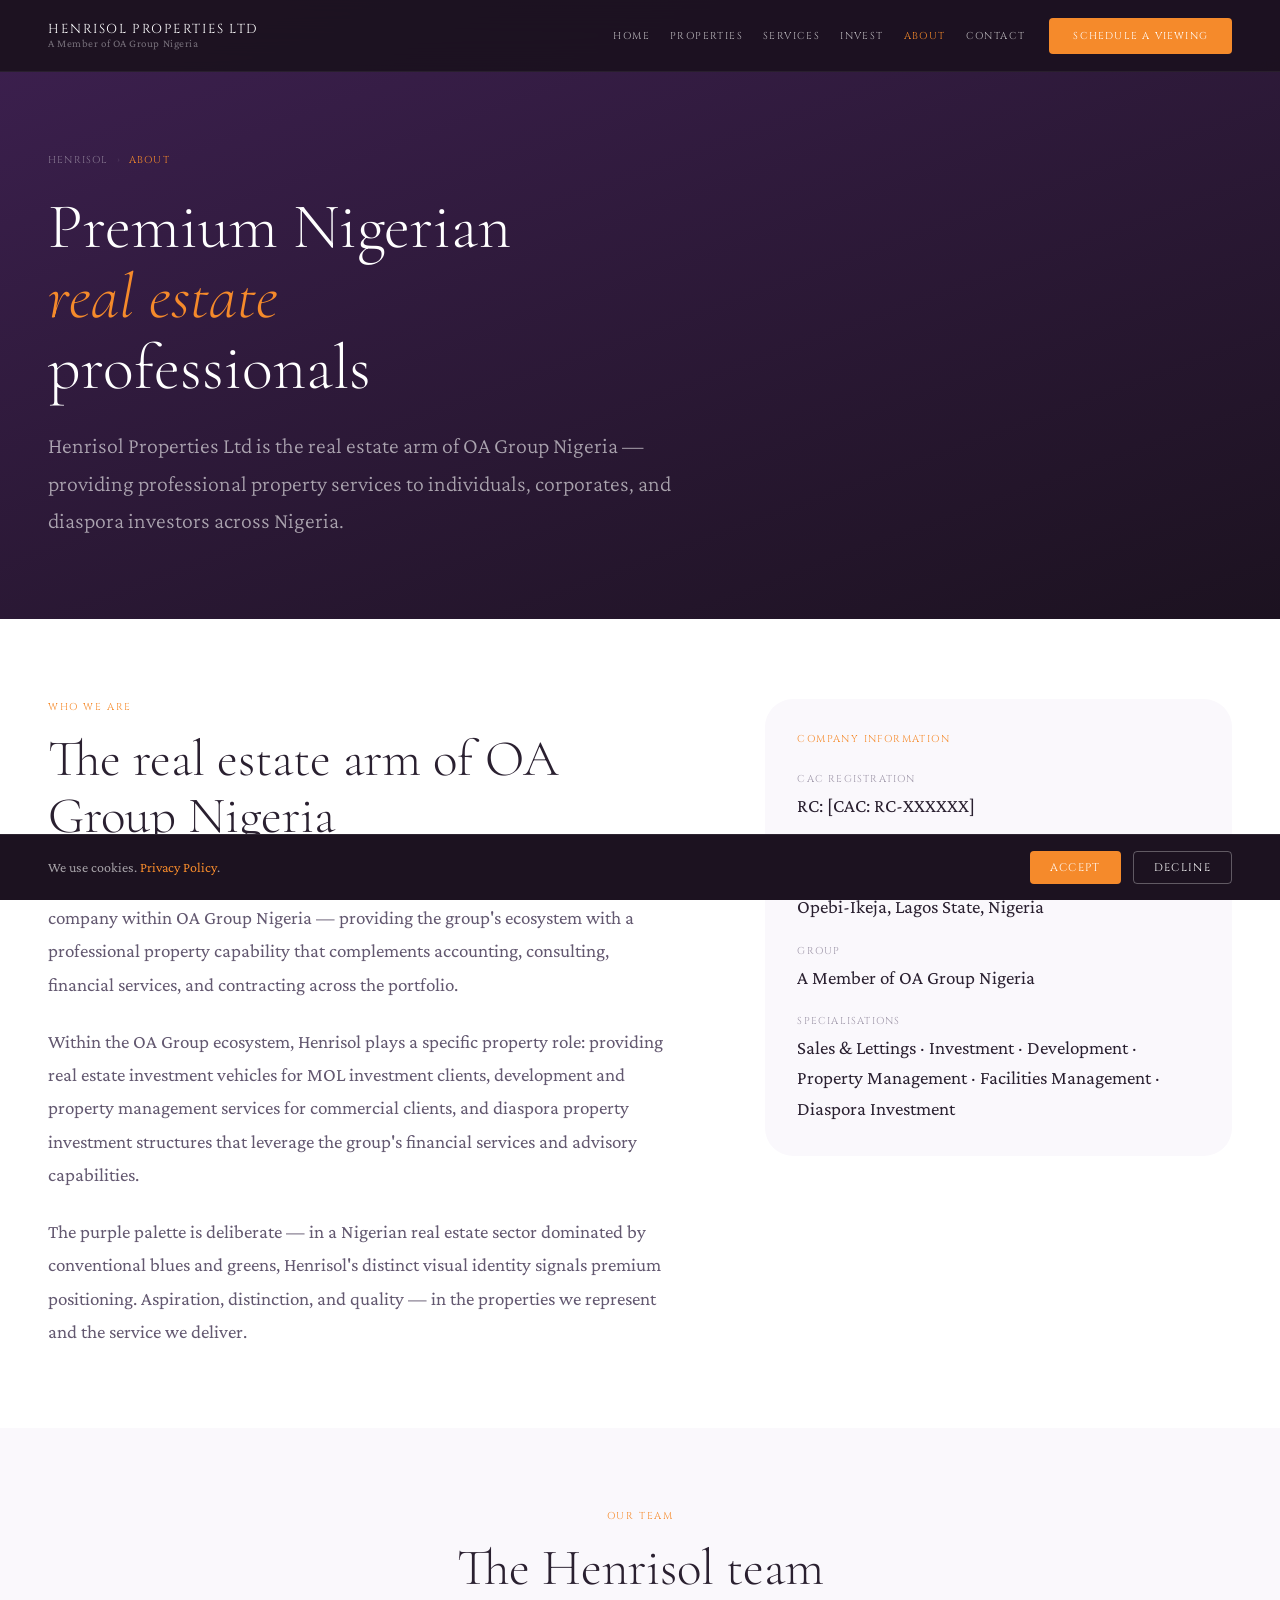
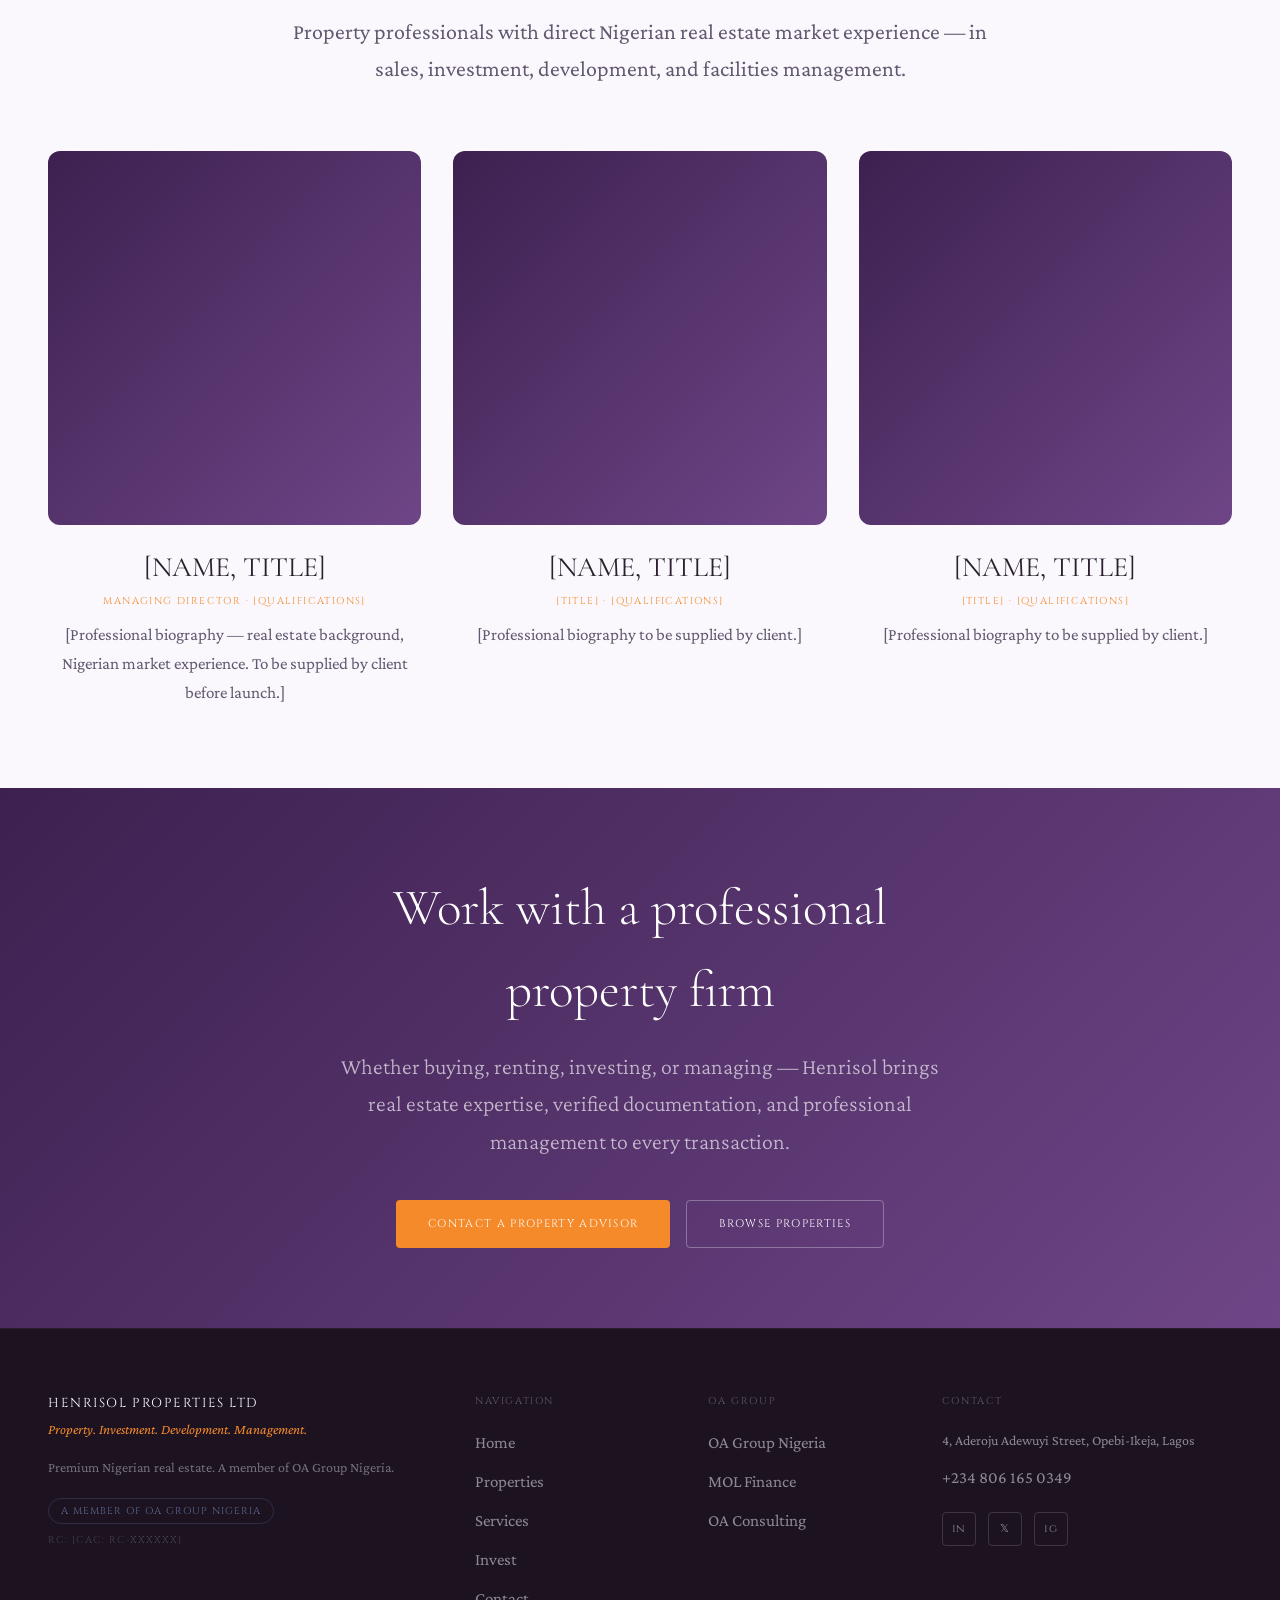
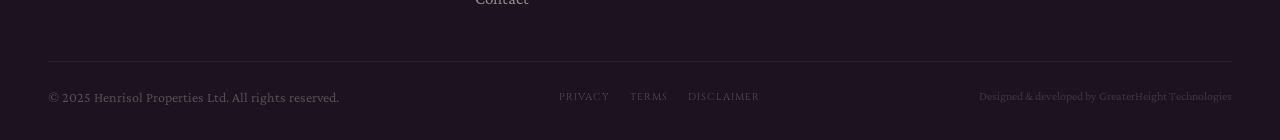
<file: about/index.html>
<!DOCTYPE html>
<html lang="en">
<head>
  <meta charset="UTF-8"><meta name="viewport" content="width=device-width, initial-scale=1.0">
  <title>About — Henrisol Properties Ltd | Premium Nigerian Real Estate</title>
  <meta name="description" content="About Henrisol Properties Ltd — the real estate arm of OA Group Nigeria. Our story, team, approach to property, and commitment to professional real estate services.">
  <link rel="canonical" href="https://henrisol.oagroupng.com/about/">
  <link rel="preconnect" href="https://fonts.googleapis.com"><link rel="preconnect" href="https://fonts.gstatic.com" crossorigin>
  <link href="https://fonts.googleapis.com/css2?family=Cinzel:wght@400;600;700&family=Cormorant+Garamond:ital,wght@0,300;0,400;0,600;1,300;1,400&family=Crimson+Pro:ital,wght@0,300;0,400;0,500;0,600;1,300;1,400&display=swap" rel="stylesheet">
  <link rel="stylesheet" href="/css/variables.css"><link rel="stylesheet" href="/css/styles.css"><link rel="stylesheet" href="/css/animations.css"><link rel="stylesheet" href="/css/responsive.css">
  <style>
    .page-hero{background:linear-gradient(160deg,var(--h-purple-deep) 0%,var(--dark-bg) 100%);padding-top:calc(var(--nav-height) + var(--sp-20));padding-bottom:var(--sp-20);}
    .contact-layout{display:grid;grid-template-columns:2fr 1.2fr;gap:var(--sp-16);align-items:start;}
    .contact-info-item{padding:var(--sp-6) 0;border-bottom:1px solid var(--grey-100);}
    .contact-info-item:last-child{border-bottom:none;}
    .contact-info-label{font-family:var(--font-label);font-size:10px;letter-spacing:0.14em;text-transform:uppercase;color:var(--h-amber);margin-bottom:var(--sp-2);}
    .contact-info-value{font-family:var(--font-body);font-size:var(--text-lg);color:var(--grey-800);line-height:1.65;}
    .contact-info-value a{color:var(--grey-700);transition:color .2s;}
    .contact-info-value a:hover{color:var(--h-amber);}
    .team-grid{display:grid;grid-template-columns:repeat(3,1fr);gap:var(--sp-8);}
    .team-card{text-align:center;}
    .team-card__img{aspect-ratio:1;border-radius:var(--radius-lg);background:linear-gradient(135deg,var(--h-purple-deep),var(--h-purple));margin-bottom:var(--sp-5);}
    .team-card__name{font-family:var(--font-display);font-size:var(--text-2xl);font-weight:400;color:var(--grey-800);margin-bottom:var(--sp-1);}
    .team-card__title{font-family:var(--font-label);font-size:10px;letter-spacing:0.14em;text-transform:uppercase;color:var(--h-amber);margin-bottom:var(--sp-3);}
    .team-card__bio{font-family:var(--font-body);font-size:var(--text-base);color:var(--grey-600);line-height:1.7;}
    .form-success{display:none;text-align:center;padding:var(--sp-12);}
    .form-success h3{font-family:var(--font-display);font-size:var(--text-3xl);color:var(--h-purple);margin-bottom:var(--sp-4);}
    @media(max-width:1024px){.contact-layout{grid-template-columns:1fr;}.team-grid{grid-template-columns:repeat(2,1fr);}}
    @media(max-width:768px){.team-grid{grid-template-columns:1fr;}}
  </style>
</head>
<body>
  <a href="#main" class="skip-link">Skip to main content</a>
  <nav class="nav" id="mainNav" role="navigation" aria-label="Main navigation"><div class="nav__inner"><a href="/" class="nav__logo"><span class="nav__logo-name">Henrisol Properties Ltd</span><span class="nav__logo-sub">A Member of OA Group Nigeria</span></a><div class="nav__links"><a href="/" class="nav__link">Home</a><a href="/properties/" class="nav__link">Properties</a><a href="/services/" class="nav__link">Services</a><a href="/invest/" class="nav__link">Invest</a><a href="/about/" class="nav__link nav__link--active">About</a><a href="/contact/" class="nav__link">Contact</a></div><a href="/contact/" class="nav__cta">Schedule a Viewing</a><button class="nav__hamburger" id="navHamburger" aria-label="Open menu" aria-expanded="false" aria-controls="mobileMenu"><span></span><span></span><span></span></button></div></nav>
  <div class="nav__mobile" id="mobileMenu"><a href="/" class="nav__link">Home</a><a href="/properties/" class="nav__link">Properties</a><a href="/services/" class="nav__link">Services</a><a href="/invest/" class="nav__link">Invest</a><a href="/about/" class="nav__link">About</a><a href="/contact/" class="nav__link">Contact</a><a href="/contact/" class="nav__cta" style="margin-top:var(--sp-4);">Schedule a Viewing</a></div>
  <main id="main">
    <section class="page-hero"><div class="container">
      <nav aria-label="Breadcrumb" class="breadcrumb"><a href="/">Henrisol</a><span class="breadcrumb__sep">›</span><span class="breadcrumb__current">About</span></nav>
      <h1 style="font-family:var(--font-display);font-weight:300;font-size:clamp(2.5rem,5vw,5rem);color:var(--white);line-height:1.1;max-width:18ch;margin-bottom:var(--sp-6);">Premium Nigerian <em style='color:var(--h-amber);'>real estate</em><br>professionals</h1>
      <p style="font-family:var(--font-body);font-size:var(--text-xl);color:rgba(255,255,255,0.6);max-width:55ch;font-weight:300;line-height:1.7;">Henrisol Properties Ltd is the real estate arm of OA Group Nigeria — providing professional property services to individuals, corporates, and diaspora investors across Nigeria.</p>
    </div></section>
    <section class="section"><div class="container"><div class="two-col two-col--wide">
      <div>
        <span class="section-label reveal">Who We Are</span>
        <h2 class="section-title reveal reveal--delay-1">The real estate arm of OA Group Nigeria</h2>
        <p class="section-body reveal reveal--delay-2" style="margin-bottom:var(--sp-6);">Henrisol Properties Ltd was established as the real estate and property services company within OA Group Nigeria — providing the group's ecosystem with a professional property capability that complements accounting, consulting, financial services, and contracting across the portfolio.</p>
        <p class="section-body reveal reveal--delay-3" style="margin-bottom:var(--sp-6);">Within the OA Group ecosystem, Henrisol plays a specific property role: providing real estate investment vehicles for MOL investment clients, development and property management services for commercial clients, and diaspora property investment structures that leverage the group's financial services and advisory capabilities.</p>
        <p class="section-body reveal reveal--delay-4">The purple palette is deliberate — in a Nigerian real estate sector dominated by conventional blues and greens, Henrisol's distinct visual identity signals premium positioning. Aspiration, distinction, and quality — in the properties we represent and the service we deliver.</p>
      </div>
      <div class="reveal reveal--delay-1">
        <div style="background:var(--off-white);border-radius:var(--radius-2xl);padding:var(--sp-8);">
          <div style="font-family:var(--font-label);font-size:10px;letter-spacing:0.14em;text-transform:uppercase;color:var(--h-amber);margin-bottom:var(--sp-6);">Company Information</div>
          <div style="display:flex;flex-direction:column;gap:var(--sp-5);">
            <div><div style="font-family:var(--font-label);font-size:10px;letter-spacing:0.12em;text-transform:uppercase;color:var(--grey-400);margin-bottom:var(--sp-1);">CAC Registration</div><div style="font-family:var(--font-body);font-size:var(--text-lg);color:var(--grey-800);">RC: [CAC: RC-XXXXXX]</div></div>
            <div><div style="font-family:var(--font-label);font-size:10px;letter-spacing:0.12em;text-transform:uppercase;color:var(--grey-400);margin-bottom:var(--sp-1);">Registered Office</div><div style="font-family:var(--font-body);font-size:var(--text-lg);color:var(--grey-800);">4, Aderoju Adewuyi Street, Off Alfred Olaiya Street, Opebi-Ikeja, Lagos State, Nigeria</div></div>
            <div><div style="font-family:var(--font-label);font-size:10px;letter-spacing:0.12em;text-transform:uppercase;color:var(--grey-400);margin-bottom:var(--sp-1);">Group</div><div style="font-family:var(--font-body);font-size:var(--text-lg);color:var(--grey-800);">A Member of OA Group Nigeria</div></div>
            <div><div style="font-family:var(--font-label);font-size:10px;letter-spacing:0.12em;text-transform:uppercase;color:var(--grey-400);margin-bottom:var(--sp-1);">Specialisations</div><div style="font-family:var(--font-body);font-size:var(--text-lg);color:var(--grey-800);">Sales & Lettings · Investment · Development · Property Management · Facilities Management · Diaspora Investment</div></div>
          </div>
        </div>
      </div>
    </div></div></section>

    <section class="section" style="background:var(--off-white);"><div class="container">
      <div style="text-align:center;margin-bottom:var(--sp-16);"><span class="section-label reveal">Our Team</span><h2 class="section-title reveal reveal--delay-1" style="margin:0 auto var(--sp-4);">The Henrisol team</h2><p class="lead reveal reveal--delay-2" style="margin:0 auto;text-align:center;">Property professionals with direct Nigerian real estate market experience — in sales, investment, development, and facilities management.</p></div>
      <div class="team-grid">
        <div class="team-card reveal"><div class="team-card__img"></div><h3 class="team-card__name">[NAME, TITLE]</h3><div class="team-card__title">Managing Director · [Qualifications]</div><p class="team-card__bio">[Professional biography — real estate background, Nigerian market experience. To be supplied by client before launch.]</p></div>
        <div class="team-card reveal reveal--delay-1"><div class="team-card__img"></div><h3 class="team-card__name">[NAME, TITLE]</h3><div class="team-card__title">[Title] · [Qualifications]</div><p class="team-card__bio">[Professional biography to be supplied by client.]</p></div>
        <div class="team-card reveal reveal--delay-2"><div class="team-card__img"></div><h3 class="team-card__name">[NAME, TITLE]</h3><div class="team-card__title">[Title] · [Qualifications]</div><p class="team-card__bio">[Professional biography to be supplied by client.]</p></div>
      </div>
    </div></section>

    <section class="cta-banner"><div class="cta-banner__content"><h2 class="cta-banner__title reveal">Work with a professional property firm</h2><p class="cta-banner__sub reveal reveal--delay-1">Whether buying, renting, investing, or managing — Henrisol brings real estate expertise, verified documentation, and professional management to every transaction.</p><div class="cta-banner__actions reveal reveal--delay-2"><a href="/contact/" class="btn btn-amber">Contact a Property Advisor</a><a href="/properties/" class="btn btn-outline">Browse Properties</a></div></div></section>
  </main>
  <footer class="footer" role="contentinfo"><div class="container"><div class="footer__grid"><div><div class="footer__brand-name">Henrisol Properties Ltd</div><div class="footer__brand-tag">Property. Investment. Development. Management.</div><p class="footer__desc">Premium Nigerian real estate. A member of OA Group Nigeria.</p><a href="https://oagroupng.com" class="footer__group-badge" target="_blank" rel="noopener">A Member of OA Group Nigeria</a><div class="footer__cac">RC: [CAC: RC-XXXXXX]</div></div><div><div class="footer__col-title">Navigation</div><nav class="footer__links"><a href="/" class="footer__link">Home</a><a href="/properties/" class="footer__link">Properties</a><a href="/services/" class="footer__link">Services</a><a href="/invest/" class="footer__link">Invest</a><a href="/contact/" class="footer__link">Contact</a></nav></div><div><div class="footer__col-title">OA Group</div><nav class="footer__links"><a href="https://oagroupng.com" class="footer__link" target="_blank" rel="noopener">OA Group Nigeria</a><a href="https://mol.oagroupng.com" class="footer__link" target="_blank" rel="noopener">MOL Finance</a><a href="https://oaconsulting.oagroupng.com" class="footer__link" target="_blank" rel="noopener">OA Consulting</a></nav></div><div><div class="footer__col-title">Contact</div><address style="font-style:normal;"><p class="footer__contact-item">4, Aderoju Adewuyi Street, Opebi-Ikeja, Lagos</p><p class="footer__contact-item"><a href="tel:+2348061650349" class="footer__link">+234 806 165 0349</a></p></address><div class="footer__socials"><a href="https://linkedin.com/company/oagroupng" class="footer__social" aria-label="LinkedIn" target="_blank" rel="noopener">in</a><a href="https://x.com/oagroupng" class="footer__social" aria-label="X" target="_blank" rel="noopener">𝕏</a><a href="https://instagram.com/oagroupng" class="footer__social" aria-label="Instagram" target="_blank" rel="noopener">ig</a></div></div></div><div class="footer__bottom"><p class="footer__copy">© 2025 Henrisol Properties Ltd. All rights reserved.</p><nav class="footer__legal"><a href="/privacy/">Privacy</a><a href="/terms/">Terms</a><a href="/disclaimer/">Disclaimer</a></nav><p class="footer__dev">Designed & developed by GreaterHeight Technologies</p></div></div></footer>
  <button id="backToTop" aria-label="Back to top" style="position:fixed;bottom:2rem;right:2rem;width:44px;height:44px;border-radius:50%;background:var(--h-amber);border:none;color:var(--white);font-size:18px;display:flex;align-items:center;justify-content:center;opacity:0;pointer-events:none;transition:opacity 0.3s;z-index:500;cursor:pointer;">↑</button>
  <div class="cookie-banner" id="cookieBanner"><p class="cookie-banner__text">We use cookies. <a href="/privacy/" style="color:var(--h-amber);">Privacy Policy</a>.</p><div class="cookie-banner__actions"><button id="cookieAccept" class="btn btn-amber" style="padding:0.5rem 1.25rem;font-size:11px;">Accept</button><button id="cookieDecline" class="btn btn-outline" style="padding:0.5rem 1.25rem;font-size:11px;">Decline</button></div></div>
  <script src="/js/navigation.js" defer></script><script src="/js/main.js" defer></script>
</body></html>
</file>
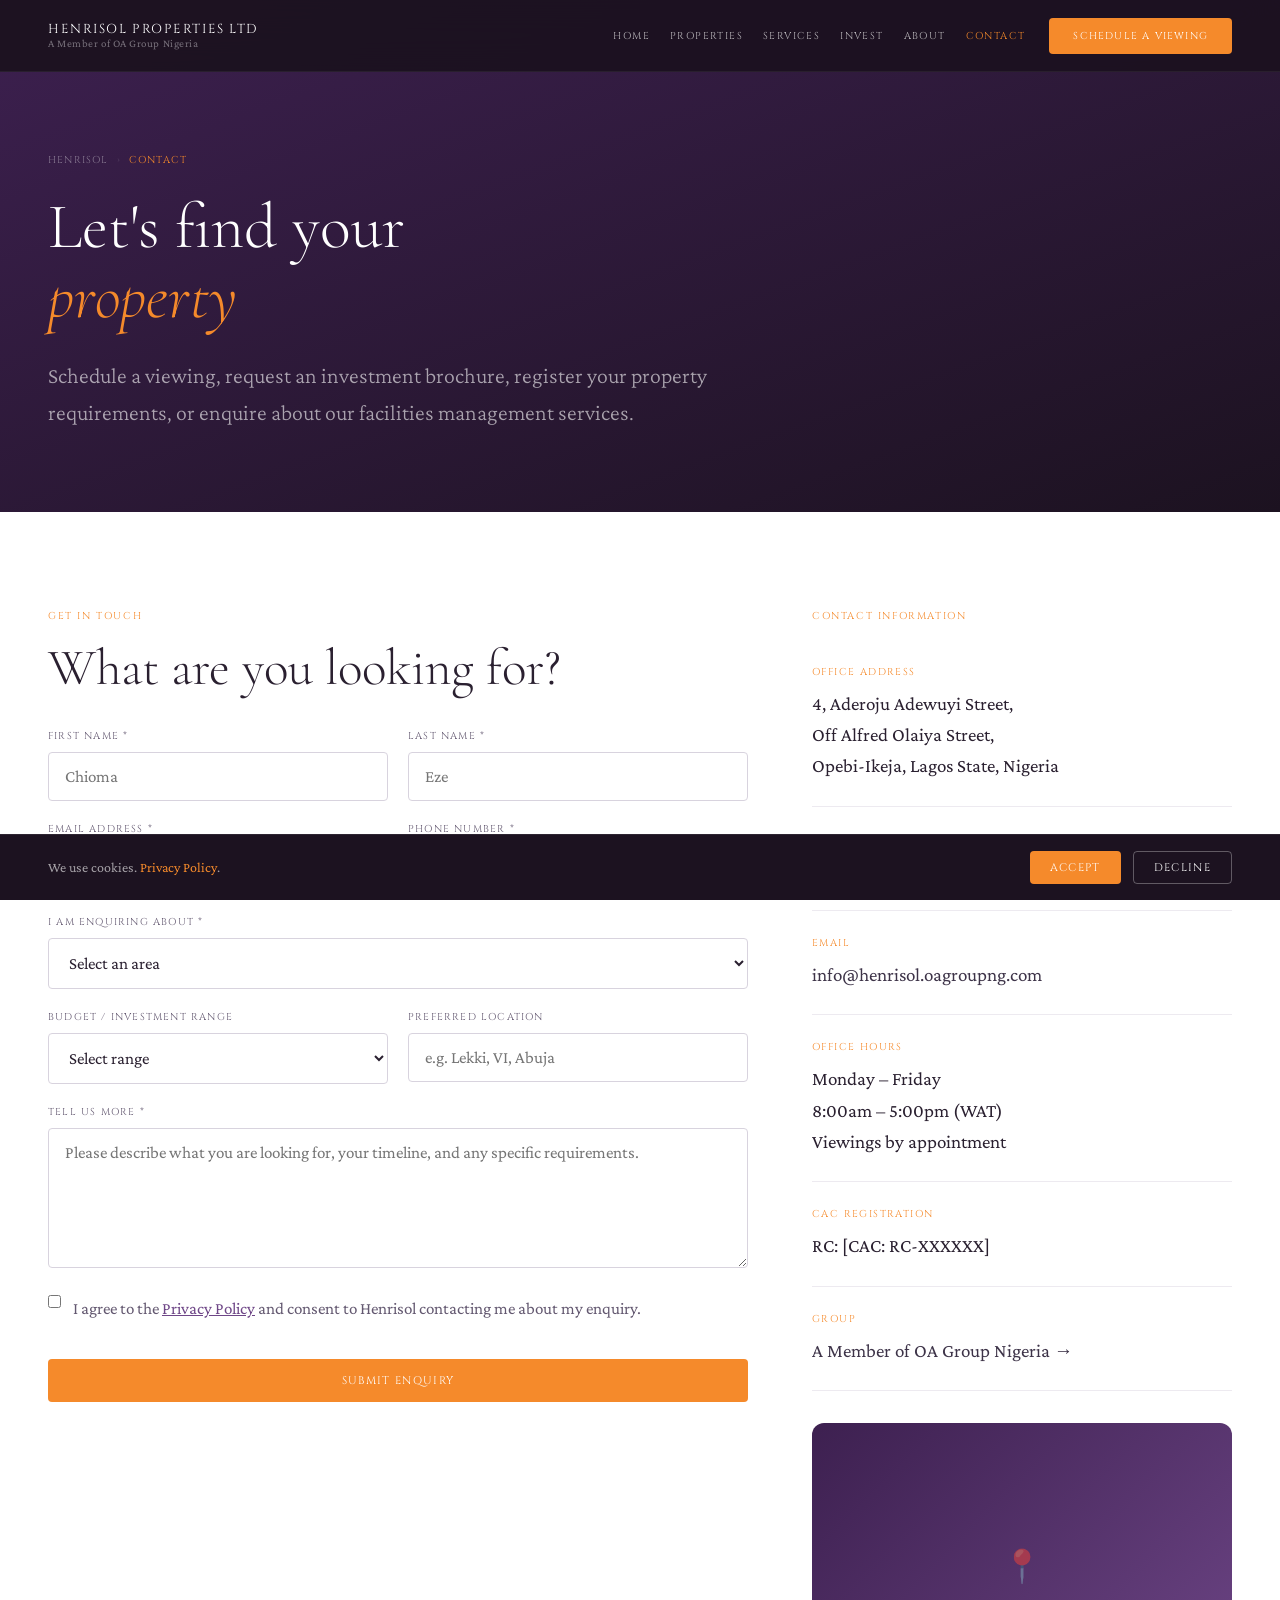
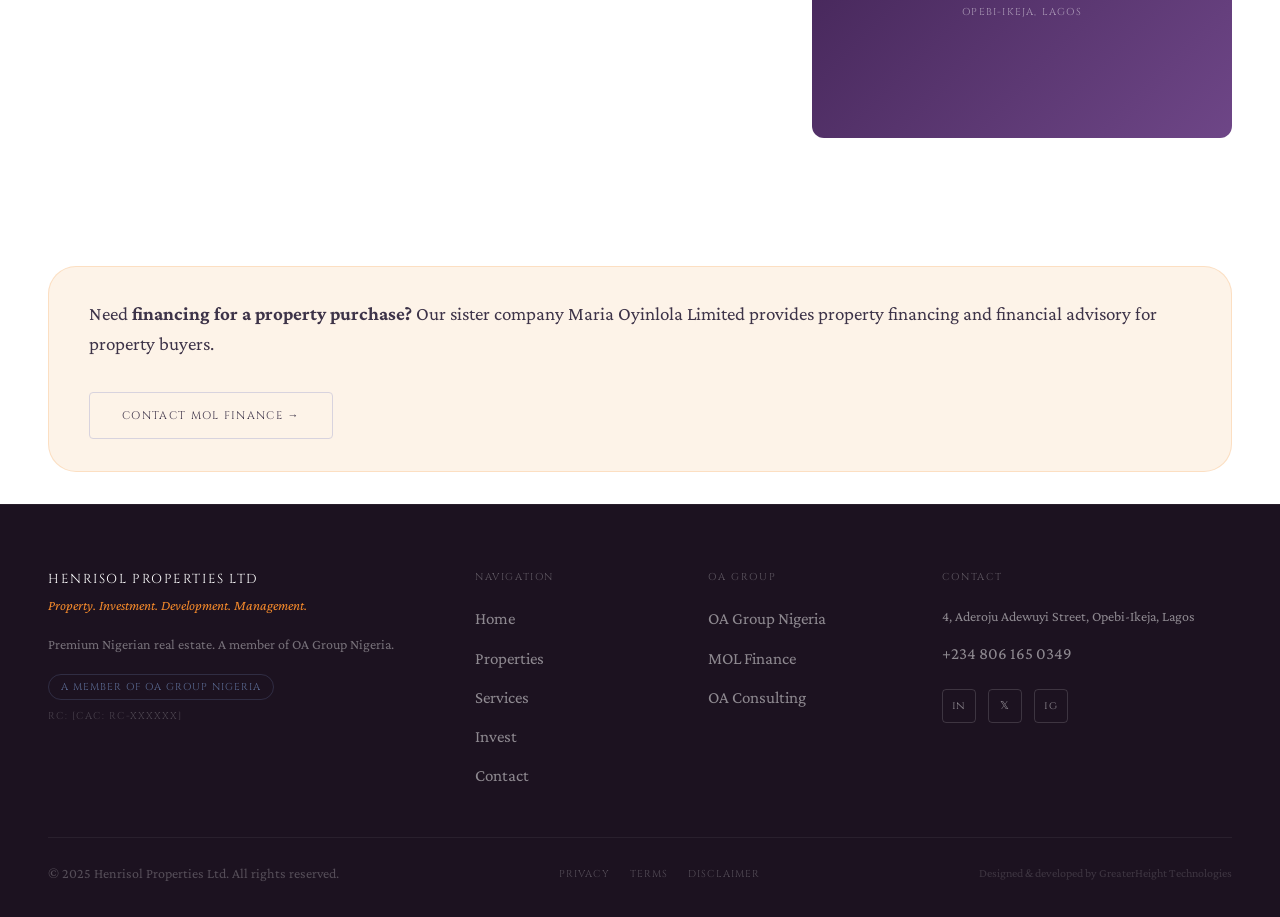
<file: contact/index.html>
<!DOCTYPE html>
<html lang="en">
<head>
  <meta charset="UTF-8"><meta name="viewport" content="width=device-width, initial-scale=1.0">
  <title>Contact — Henrisol Properties Ltd | Schedule a Viewing | Lagos</title>
  <meta name="description" content="Contact Henrisol Properties — schedule a property viewing, request an investment brochure, or enquire about our real estate services in Lagos and Nigeria.">
  <link rel="canonical" href="https://henrisol.oagroupng.com/contact/">
  <link rel="preconnect" href="https://fonts.googleapis.com"><link rel="preconnect" href="https://fonts.gstatic.com" crossorigin>
  <link href="https://fonts.googleapis.com/css2?family=Cinzel:wght@400;600;700&family=Cormorant+Garamond:ital,wght@0,300;0,400;0,600;1,300;1,400&family=Crimson+Pro:ital,wght@0,300;0,400;0,500;0,600;1,300;1,400&display=swap" rel="stylesheet">
  <link rel="stylesheet" href="/css/variables.css"><link rel="stylesheet" href="/css/styles.css"><link rel="stylesheet" href="/css/animations.css"><link rel="stylesheet" href="/css/responsive.css">
  <style>
    .page-hero{background:linear-gradient(160deg,var(--h-purple-deep) 0%,var(--dark-bg) 100%);padding-top:calc(var(--nav-height) + var(--sp-20));padding-bottom:var(--sp-20);}
    .contact-layout{display:grid;grid-template-columns:2fr 1.2fr;gap:var(--sp-16);align-items:start;}
    .contact-info-item{padding:var(--sp-6) 0;border-bottom:1px solid var(--grey-100);}
    .contact-info-item:last-child{border-bottom:none;}
    .contact-info-label{font-family:var(--font-label);font-size:10px;letter-spacing:0.14em;text-transform:uppercase;color:var(--h-amber);margin-bottom:var(--sp-2);}
    .contact-info-value{font-family:var(--font-body);font-size:var(--text-lg);color:var(--grey-800);line-height:1.65;}
    .contact-info-value a{color:var(--grey-700);transition:color .2s;}
    .contact-info-value a:hover{color:var(--h-amber);}
    .team-grid{display:grid;grid-template-columns:repeat(3,1fr);gap:var(--sp-8);}
    .team-card{text-align:center;}
    .team-card__img{aspect-ratio:1;border-radius:var(--radius-lg);background:linear-gradient(135deg,var(--h-purple-deep),var(--h-purple));margin-bottom:var(--sp-5);}
    .team-card__name{font-family:var(--font-display);font-size:var(--text-2xl);font-weight:400;color:var(--grey-800);margin-bottom:var(--sp-1);}
    .team-card__title{font-family:var(--font-label);font-size:10px;letter-spacing:0.14em;text-transform:uppercase;color:var(--h-amber);margin-bottom:var(--sp-3);}
    .team-card__bio{font-family:var(--font-body);font-size:var(--text-base);color:var(--grey-600);line-height:1.7;}
    .form-success{display:none;text-align:center;padding:var(--sp-12);}
    .form-success h3{font-family:var(--font-display);font-size:var(--text-3xl);color:var(--h-purple);margin-bottom:var(--sp-4);}
    @media(max-width:1024px){.contact-layout{grid-template-columns:1fr;}.team-grid{grid-template-columns:repeat(2,1fr);}}
    @media(max-width:768px){.team-grid{grid-template-columns:1fr;}}
  </style>
</head>
<body>
  <a href="#main" class="skip-link">Skip to main content</a>
  <nav class="nav" id="mainNav" role="navigation" aria-label="Main navigation"><div class="nav__inner"><a href="/" class="nav__logo"><span class="nav__logo-name">Henrisol Properties Ltd</span><span class="nav__logo-sub">A Member of OA Group Nigeria</span></a><div class="nav__links"><a href="/" class="nav__link">Home</a><a href="/properties/" class="nav__link">Properties</a><a href="/services/" class="nav__link">Services</a><a href="/invest/" class="nav__link">Invest</a><a href="/about/" class="nav__link">About</a><a href="/contact/" class="nav__link nav__link--active">Contact</a></div><a href="/contact/" class="nav__cta">Schedule a Viewing</a><button class="nav__hamburger" id="navHamburger" aria-label="Open menu" aria-expanded="false" aria-controls="mobileMenu"><span></span><span></span><span></span></button></div></nav>
  <div class="nav__mobile" id="mobileMenu"><a href="/" class="nav__link">Home</a><a href="/properties/" class="nav__link">Properties</a><a href="/services/" class="nav__link">Services</a><a href="/invest/" class="nav__link">Invest</a><a href="/about/" class="nav__link">About</a><a href="/contact/" class="nav__link">Contact</a><a href="/contact/" class="nav__cta" style="margin-top:var(--sp-4);">Schedule a Viewing</a></div>
  <main id="main">
    <section class="page-hero"><div class="container">
      <nav aria-label="Breadcrumb" class="breadcrumb"><a href="/">Henrisol</a><span class="breadcrumb__sep">›</span><span class="breadcrumb__current">Contact</span></nav>
      <h1 style="font-family:var(--font-display);font-weight:300;font-size:clamp(2.5rem,5vw,5rem);color:var(--white);line-height:1.1;max-width:18ch;margin-bottom:var(--sp-6);">Let's find your <em style='color:var(--h-amber);'>property</em></h1>
      <p style="font-family:var(--font-body);font-size:var(--text-xl);color:rgba(255,255,255,0.6);max-width:55ch;font-weight:300;line-height:1.7;">Schedule a viewing, request an investment brochure, register your property requirements, or enquire about our facilities management services.</p>
    </div></section>
    <section class="section section--lg"><div class="container">
      <div class="contact-layout">
        <div>
          <span class="section-label reveal">Get in Touch</span>
          <h2 class="section-title reveal reveal--delay-1" style="margin-bottom:var(--sp-8);">What are you looking for?</h2>
          <form data-validate id="contactForm" novalidate>
            <div class="form-row-2">
              <div class="form-group"><label class="form-label" for="firstName">First Name *</label><input class="form-input" type="text" id="firstName" name="firstName" required autocomplete="given-name" placeholder="Chioma"><p class="form-error">Please enter your first name.</p></div>
              <div class="form-group"><label class="form-label" for="lastName">Last Name *</label><input class="form-input" type="text" id="lastName" name="lastName" required autocomplete="family-name" placeholder="Eze"><p class="form-error">Please enter your last name.</p></div>
            </div>
            <div class="form-row-2">
              <div class="form-group"><label class="form-label" for="email">Email Address *</label><input class="form-input" type="email" id="email" name="email" required autocomplete="email" placeholder="chioma@example.com"><p class="form-error">Please enter a valid email address.</p></div>
              <div class="form-group"><label class="form-label" for="phone">Phone Number *</label><input class="form-input" type="tel" id="phone" name="phone" required autocomplete="tel" placeholder="+234 800 000 0000"><p class="form-error">Please enter your phone number.</p></div>
            </div>
            <div class="form-group">
              <label class="form-label" for="service">I am enquiring about *</label>
              <select class="form-select" id="service" name="service" required>
                <option value="">Select an area</option>
                <option value="buy">Buying a Property</option>
                <option value="rent">Renting a Property</option>
                <option value="invest">Investment / Diaspora Investment</option>
                <option value="sell">Selling / Listing a Property</option>
                <option value="management">Property Management</option>
                <option value="fm">Facilities Management</option>
                <option value="offplan">Off-Plan Development Enquiry</option>
                <option value="brochure">Investment Brochure Request</option>
                <option value="general">General Enquiry</option>
              </select>
              <p class="form-error">Please select an area of interest.</p>
            </div>
            <div class="form-row-2">
              <div class="form-group"><label class="form-label" for="budget">Budget / Investment Range</label><select class="form-select" id="budget" name="budget"><option value="">Select range</option><option>Under ₦50m</option><option>₦50m – ₦150m</option><option>₦150m – ₦500m</option><option>₦500m+</option><option>To discuss</option></select></div>
              <div class="form-group"><label class="form-label" for="location">Preferred Location</label><input class="form-input" type="text" id="location" name="location" placeholder="e.g. Lekki, VI, Abuja"></div>
            </div>
            <div class="form-group"><label class="form-label" for="message">Tell us more *</label><textarea class="form-textarea" id="message" name="message" required placeholder="Please describe what you are looking for, your timeline, and any specific requirements."></textarea><p class="form-error">Please tell us about your requirements.</p></div>
            <div class="form-group form-checkbox"><input type="checkbox" id="privacy" name="privacy" required><label class="form-checkbox-label" for="privacy">I agree to the <a href="/privacy/" style="color:var(--h-purple);text-decoration:underline;">Privacy Policy</a> and consent to Henrisol contacting me about my enquiry.</label></div>
            <button type="submit" class="btn btn-amber" style="width:100%;justify-content:center;margin-top:var(--sp-4);">Submit Enquiry</button>
            <div class="form-success" aria-live="polite"><h3>Enquiry received.</h3><p>A Henrisol property advisor will be in touch within one business day.</p></div>
          </form>
        </div>
        <div class="reveal reveal--delay-1">
          <span class="section-label">Contact Information</span>
          <div class="contact-info-item"><div class="contact-info-label">Office Address</div><address class="contact-info-value" style="font-style:normal;">4, Aderoju Adewuyi Street,<br>Off Alfred Olaiya Street,<br>Opebi-Ikeja, Lagos State, Nigeria</address></div>
          <div class="contact-info-item"><div class="contact-info-label">Telephone</div><div class="contact-info-value"><a href="tel:+2348061650349">+234 806 165 0349</a></div></div>
          <div class="contact-info-item"><div class="contact-info-label">Email</div><div class="contact-info-value"><a href="mailto:info@henrisol.oagroupng.com">info@henrisol.oagroupng.com</a></div></div>
          <div class="contact-info-item"><div class="contact-info-label">Office Hours</div><div class="contact-info-value">Monday – Friday<br>8:00am – 5:00pm (WAT)<br>Viewings by appointment</div></div>
          <div class="contact-info-item"><div class="contact-info-label">CAC Registration</div><div class="contact-info-value">RC: [CAC: RC-XXXXXX]</div></div>
          <div class="contact-info-item"><div class="contact-info-label">Group</div><div class="contact-info-value"><a href="https://oagroupng.com" target="_blank" rel="noopener">A Member of OA Group Nigeria →</a></div></div>
          <div style="background:linear-gradient(135deg,var(--h-purple-deep),var(--h-purple));border-radius:var(--radius-lg);aspect-ratio:4/3;display:flex;flex-direction:column;align-items:center;justify-content:center;color:rgba(255,255,255,0.5);gap:var(--sp-3);margin-top:var(--sp-8);" role="img" aria-label="Office location map placeholder">
            <div style="font-size:2rem;">📍</div>
            <div style="font-family:var(--font-label);font-size:10px;letter-spacing:0.12em;text-transform:uppercase;">Opebi-Ikeja, Lagos</div>
          </div>
        </div>
      </div>
    </div></section>
    <div style="padding-block:var(--sp-8);"><div class="container"><div class="cross-referral reveal"><p class="cross-referral__text">Need <strong>financing for a property purchase?</strong> Our sister company Maria Oyinlola Limited provides property financing and financial advisory for property buyers.</p><a href="https://mol.oagroupng.com/contact/" class="btn btn-secondary" target="_blank" rel="noopener">Contact MOL Finance →</a></div></div></div>
  </main>
  <footer class="footer" role="contentinfo"><div class="container"><div class="footer__grid"><div><div class="footer__brand-name">Henrisol Properties Ltd</div><div class="footer__brand-tag">Property. Investment. Development. Management.</div><p class="footer__desc">Premium Nigerian real estate. A member of OA Group Nigeria.</p><a href="https://oagroupng.com" class="footer__group-badge" target="_blank" rel="noopener">A Member of OA Group Nigeria</a><div class="footer__cac">RC: [CAC: RC-XXXXXX]</div></div><div><div class="footer__col-title">Navigation</div><nav class="footer__links"><a href="/" class="footer__link">Home</a><a href="/properties/" class="footer__link">Properties</a><a href="/services/" class="footer__link">Services</a><a href="/invest/" class="footer__link">Invest</a><a href="/contact/" class="footer__link">Contact</a></nav></div><div><div class="footer__col-title">OA Group</div><nav class="footer__links"><a href="https://oagroupng.com" class="footer__link" target="_blank" rel="noopener">OA Group Nigeria</a><a href="https://mol.oagroupng.com" class="footer__link" target="_blank" rel="noopener">MOL Finance</a><a href="https://oaconsulting.oagroupng.com" class="footer__link" target="_blank" rel="noopener">OA Consulting</a></nav></div><div><div class="footer__col-title">Contact</div><address style="font-style:normal;"><p class="footer__contact-item">4, Aderoju Adewuyi Street, Opebi-Ikeja, Lagos</p><p class="footer__contact-item"><a href="tel:+2348061650349" class="footer__link">+234 806 165 0349</a></p></address><div class="footer__socials"><a href="https://linkedin.com/company/oagroupng" class="footer__social" aria-label="LinkedIn" target="_blank" rel="noopener">in</a><a href="https://x.com/oagroupng" class="footer__social" aria-label="X" target="_blank" rel="noopener">𝕏</a><a href="https://instagram.com/oagroupng" class="footer__social" aria-label="Instagram" target="_blank" rel="noopener">ig</a></div></div></div><div class="footer__bottom"><p class="footer__copy">© 2025 Henrisol Properties Ltd. All rights reserved.</p><nav class="footer__legal"><a href="/privacy/">Privacy</a><a href="/terms/">Terms</a><a href="/disclaimer/">Disclaimer</a></nav><p class="footer__dev">Designed & developed by GreaterHeight Technologies</p></div></div></footer>
  <button id="backToTop" aria-label="Back to top" style="position:fixed;bottom:2rem;right:2rem;width:44px;height:44px;border-radius:50%;background:var(--h-amber);border:none;color:var(--white);font-size:18px;display:flex;align-items:center;justify-content:center;opacity:0;pointer-events:none;transition:opacity 0.3s;z-index:500;cursor:pointer;">↑</button>
  <div class="cookie-banner" id="cookieBanner"><p class="cookie-banner__text">We use cookies. <a href="/privacy/" style="color:var(--h-amber);">Privacy Policy</a>.</p><div class="cookie-banner__actions"><button id="cookieAccept" class="btn btn-amber" style="padding:0.5rem 1.25rem;font-size:11px;">Accept</button><button id="cookieDecline" class="btn btn-outline" style="padding:0.5rem 1.25rem;font-size:11px;">Decline</button></div></div>
  <script src="/js/navigation.js" defer></script><script src="/js/main.js" defer></script>
</body></html>
</file>
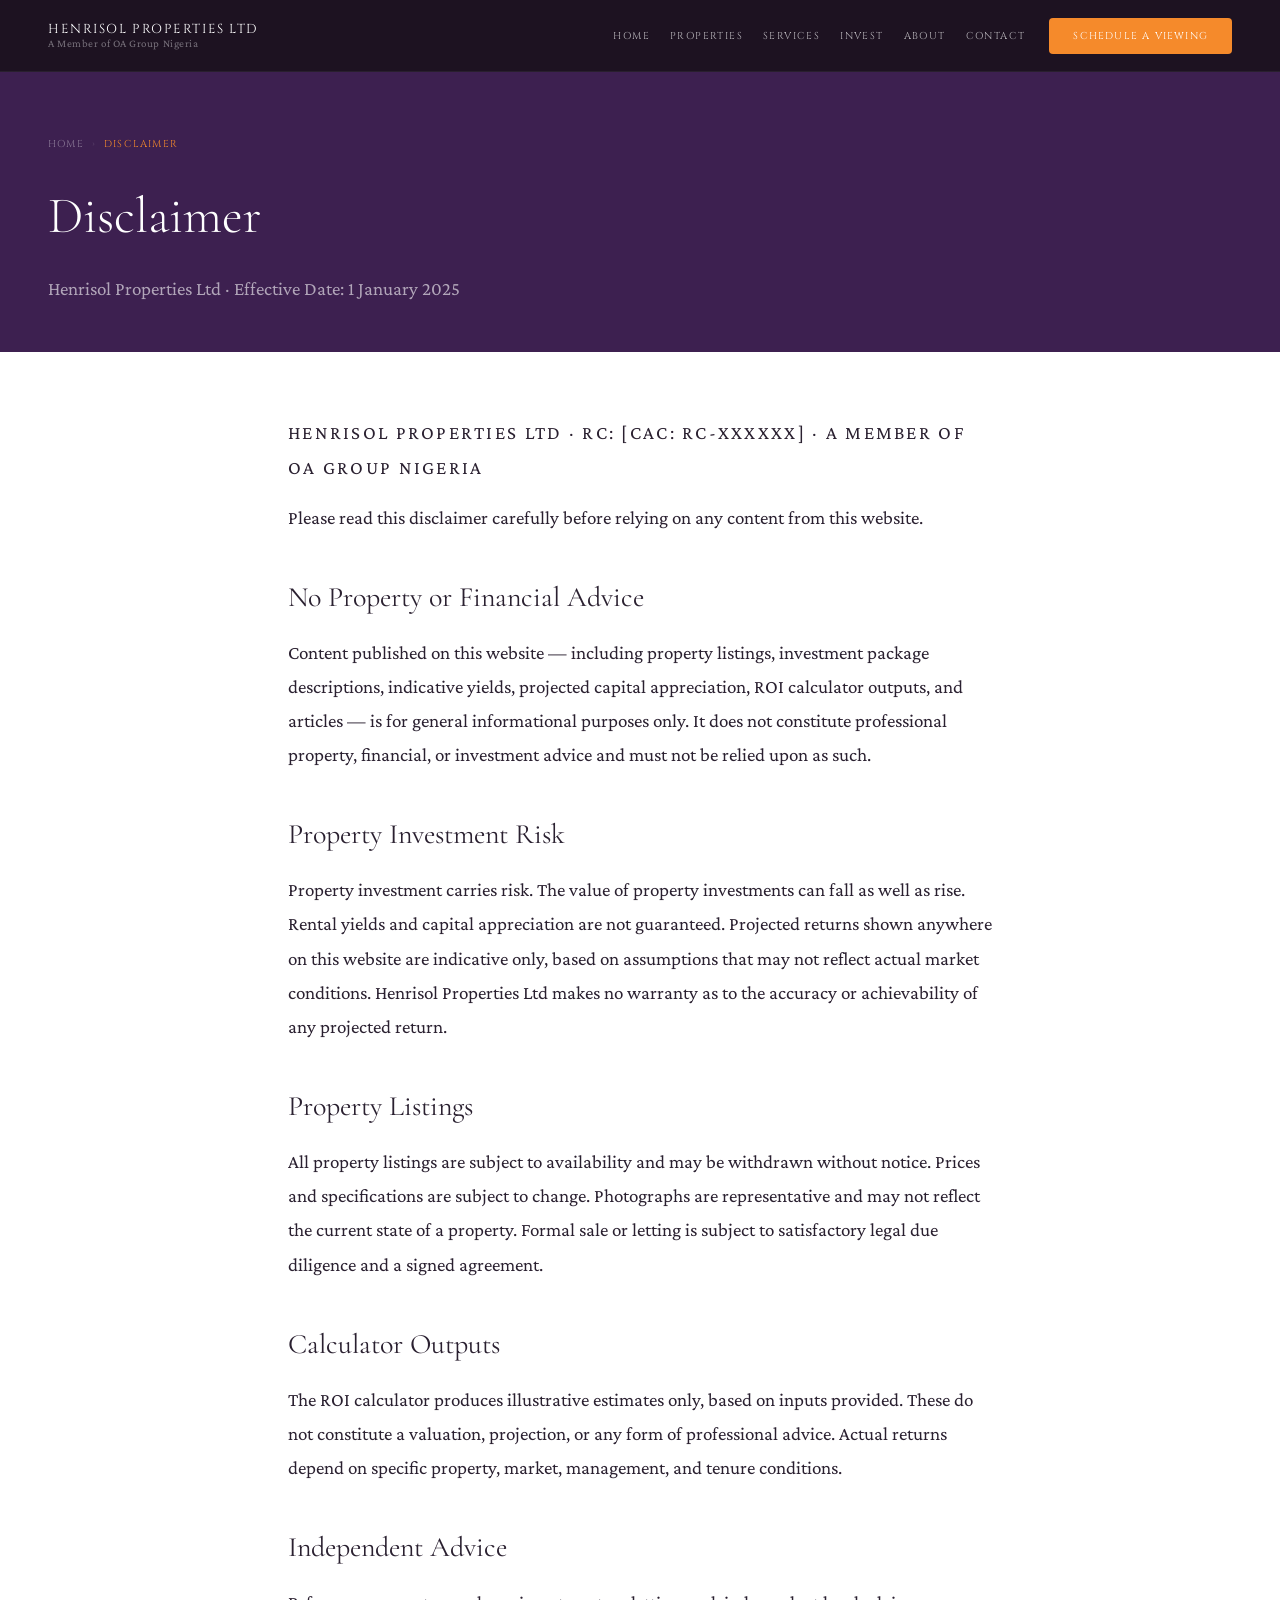
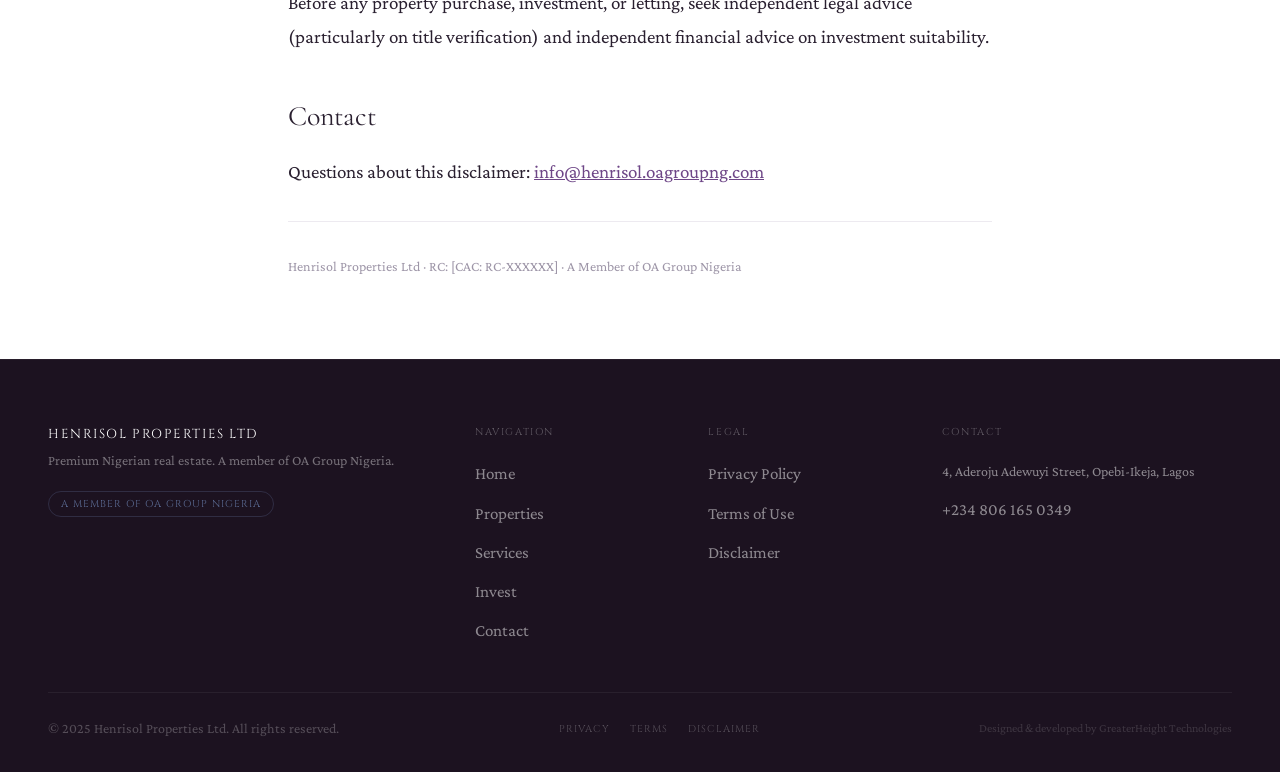
<file: disclaimer/index.html>
<!DOCTYPE html>
<html lang="en"><head><meta charset="UTF-8"><meta name="viewport" content="width=device-width, initial-scale=1.0"><title>Disclaimer — Henrisol Properties Ltd</title><link rel="canonical" href="https://henrisol.oagroupng.com/disclaimer/"><link rel="preconnect" href="https://fonts.googleapis.com"><link rel="preconnect" href="https://fonts.gstatic.com" crossorigin><link href="https://fonts.googleapis.com/css2?family=Cinzel:wght@400;600;700&family=Cormorant+Garamond:ital,wght@0,300;0,400;0,600;1,300;1,400&family=Crimson+Pro:ital,wght@0,300;0,400;0,500;0,600;1,300;1,400&display=swap" rel="stylesheet"><link rel="stylesheet" href="/css/variables.css"><link rel="stylesheet" href="/css/styles.css"><link rel="stylesheet" href="/css/responsive.css"><style>.legal-hero{background:var(--h-purple-deep);padding-top:calc(var(--nav-height) + var(--sp-16));padding-bottom:var(--sp-12);}.legal-body{max-width:800px;margin:0 auto;padding:var(--sp-16) var(--gutter);}.legal-body h2{font-family:var(--font-display);font-size:var(--text-2xl);color:var(--grey-800);margin:var(--sp-10) 0 var(--sp-4);font-weight:400;}.legal-body p{font-family:var(--font-body);font-size:var(--text-lg);color:var(--grey-800);line-height:1.8;margin-bottom:var(--sp-4);max-width:none;}.legal-body ul{margin:var(--sp-4) 0 var(--sp-6) var(--sp-6);}.legal-body ul li{font-family:var(--font-body);font-size:var(--text-lg);color:var(--grey-800);line-height:1.8;margin-bottom:var(--sp-2);list-style:disc;}.legal-body a{color:var(--h-purple);text-decoration:underline;}.legal-meta{font-family:var(--font-label);font-size:10px;letter-spacing:0.12em;text-transform:uppercase;color:var(--grey-400);margin-bottom:var(--sp-8);}.legal-divider{border:none;border-top:1px solid var(--grey-100);margin:var(--sp-8) 0;}</style></head><body>
<a href="#main" class="skip-link">Skip to main content</a>
<nav class="nav" id="mainNav" role="navigation" aria-label="Main navigation"><div class="nav__inner"><a href="/" class="nav__logo"><span class="nav__logo-name">Henrisol Properties Ltd</span><span class="nav__logo-sub">A Member of OA Group Nigeria</span></a><div class="nav__links"><a href="/" class="nav__link">Home</a><a href="/properties/" class="nav__link">Properties</a><a href="/services/" class="nav__link">Services</a><a href="/invest/" class="nav__link">Invest</a><a href="/about/" class="nav__link">About</a><a href="/contact/" class="nav__link">Contact</a></div><a href="/contact/" class="nav__cta">Schedule a Viewing</a><button class="nav__hamburger" id="navHamburger" aria-label="Open menu" aria-expanded="false" aria-controls="mobileMenu"><span></span><span></span><span></span></button></div></nav>
<div class="nav__mobile" id="mobileMenu"><a href="/" class="nav__link">Home</a><a href="/properties/" class="nav__link">Properties</a><a href="/services/" class="nav__link">Services</a><a href="/invest/" class="nav__link">Invest</a><a href="/contact/" class="nav__link">Contact</a><a href="/contact/" class="nav__cta" style="margin-top:var(--sp-4);">Schedule a Viewing</a></div>
<main id="main">
<section class="legal-hero"><div class="container"><nav aria-label="Breadcrumb" class="breadcrumb"><a href="/">Home</a><span class="breadcrumb__sep">›</span><span class="breadcrumb__current">Disclaimer</span></nav><h1 style="font-family:var(--font-display);font-weight:300;font-size:clamp(2rem,4vw,3.5rem);color:var(--white);margin-bottom:var(--sp-4);">Disclaimer</h1><p style="font-family:var(--font-body);color:rgba(255,255,255,0.6);font-size:var(--text-lg);">Henrisol Properties Ltd · Effective Date: 1 January 2025</p></div></section>
<article class="legal-body">
<p class="legal-meta">Henrisol Properties Ltd · RC: [CAC: RC-XXXXXX] · A Member of OA Group Nigeria</p>
<p>Please read this disclaimer carefully before relying on any content from this website.</p>
<h2>No Property or Financial Advice</h2>
<p>Content published on this website — including property listings, investment package descriptions, indicative yields, projected capital appreciation, ROI calculator outputs, and articles — is for general informational purposes only. It does not constitute professional property, financial, or investment advice and must not be relied upon as such.</p>
<h2>Property Investment Risk</h2>
<p>Property investment carries risk. The value of property investments can fall as well as rise. Rental yields and capital appreciation are not guaranteed. Projected returns shown anywhere on this website are indicative only, based on assumptions that may not reflect actual market conditions. Henrisol Properties Ltd makes no warranty as to the accuracy or achievability of any projected return.</p>
<h2>Property Listings</h2>
<p>All property listings are subject to availability and may be withdrawn without notice. Prices and specifications are subject to change. Photographs are representative and may not reflect the current state of a property. Formal sale or letting is subject to satisfactory legal due diligence and a signed agreement.</p>
<h2>Calculator Outputs</h2>
<p>The ROI calculator produces illustrative estimates only, based on inputs provided. These do not constitute a valuation, projection, or any form of professional advice. Actual returns depend on specific property, market, management, and tenure conditions.</p>
<h2>Independent Advice</h2>
<p>Before any property purchase, investment, or letting, seek independent legal advice (particularly on title verification) and independent financial advice on investment suitability.</p>
<h2>Contact</h2>
<p>Questions about this disclaimer: <a href="mailto:info@henrisol.oagroupng.com">info@henrisol.oagroupng.com</a></p>
<hr class="legal-divider"><p style="font-size:var(--text-sm);color:var(--grey-400);">Henrisol Properties Ltd · RC: [CAC: RC-XXXXXX] · A Member of OA Group Nigeria</p>
</article></main>
<footer class="footer" role="contentinfo"><div class="container"><div class="footer__grid"><div><div class="footer__brand-name">Henrisol Properties Ltd</div><p class="footer__desc">Premium Nigerian real estate. A member of OA Group Nigeria.</p><a href="https://oagroupng.com" class="footer__group-badge" target="_blank" rel="noopener">A Member of OA Group Nigeria</a></div><div><div class="footer__col-title">Navigation</div><nav class="footer__links"><a href="/" class="footer__link">Home</a><a href="/properties/" class="footer__link">Properties</a><a href="/services/" class="footer__link">Services</a><a href="/invest/" class="footer__link">Invest</a><a href="/contact/" class="footer__link">Contact</a></nav></div><div><div class="footer__col-title">Legal</div><nav class="footer__links"><a href="/privacy/" class="footer__link">Privacy Policy</a><a href="/terms/" class="footer__link">Terms of Use</a><a href="/disclaimer/" class="footer__link">Disclaimer</a></nav></div><div><div class="footer__col-title">Contact</div><address style="font-style:normal;"><p class="footer__contact-item">4, Aderoju Adewuyi Street, Opebi-Ikeja, Lagos</p><p class="footer__contact-item"><a href="tel:+2348061650349" class="footer__link">+234 806 165 0349</a></p></address></div></div><div class="footer__bottom"><p class="footer__copy">© 2025 Henrisol Properties Ltd. All rights reserved.</p><nav class="footer__legal"><a href="/privacy/">Privacy</a><a href="/terms/">Terms</a><a href="/disclaimer/">Disclaimer</a></nav><p class="footer__dev">Designed & developed by GreaterHeight Technologies</p></div></div></footer>
<script src="/js/navigation.js" defer></script><script src="/js/main.js" defer></script>
</body></html>
</file>
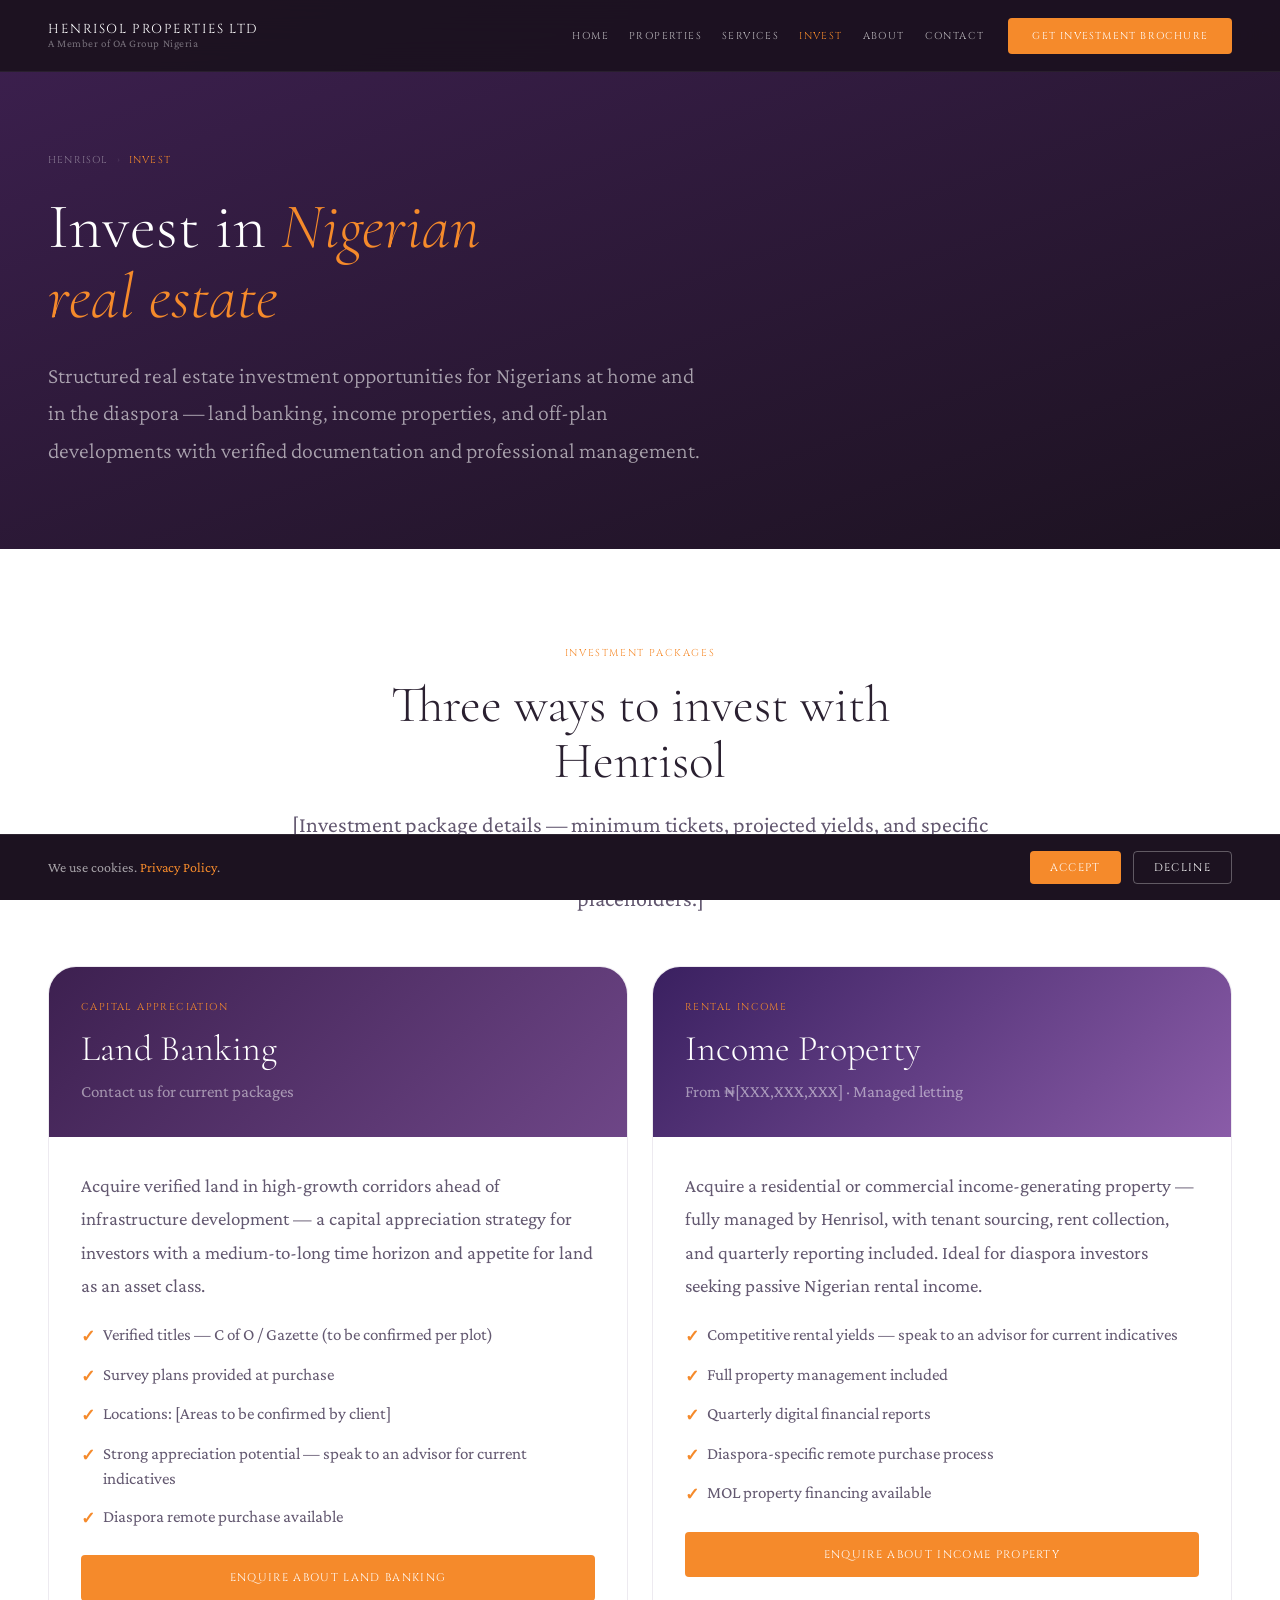
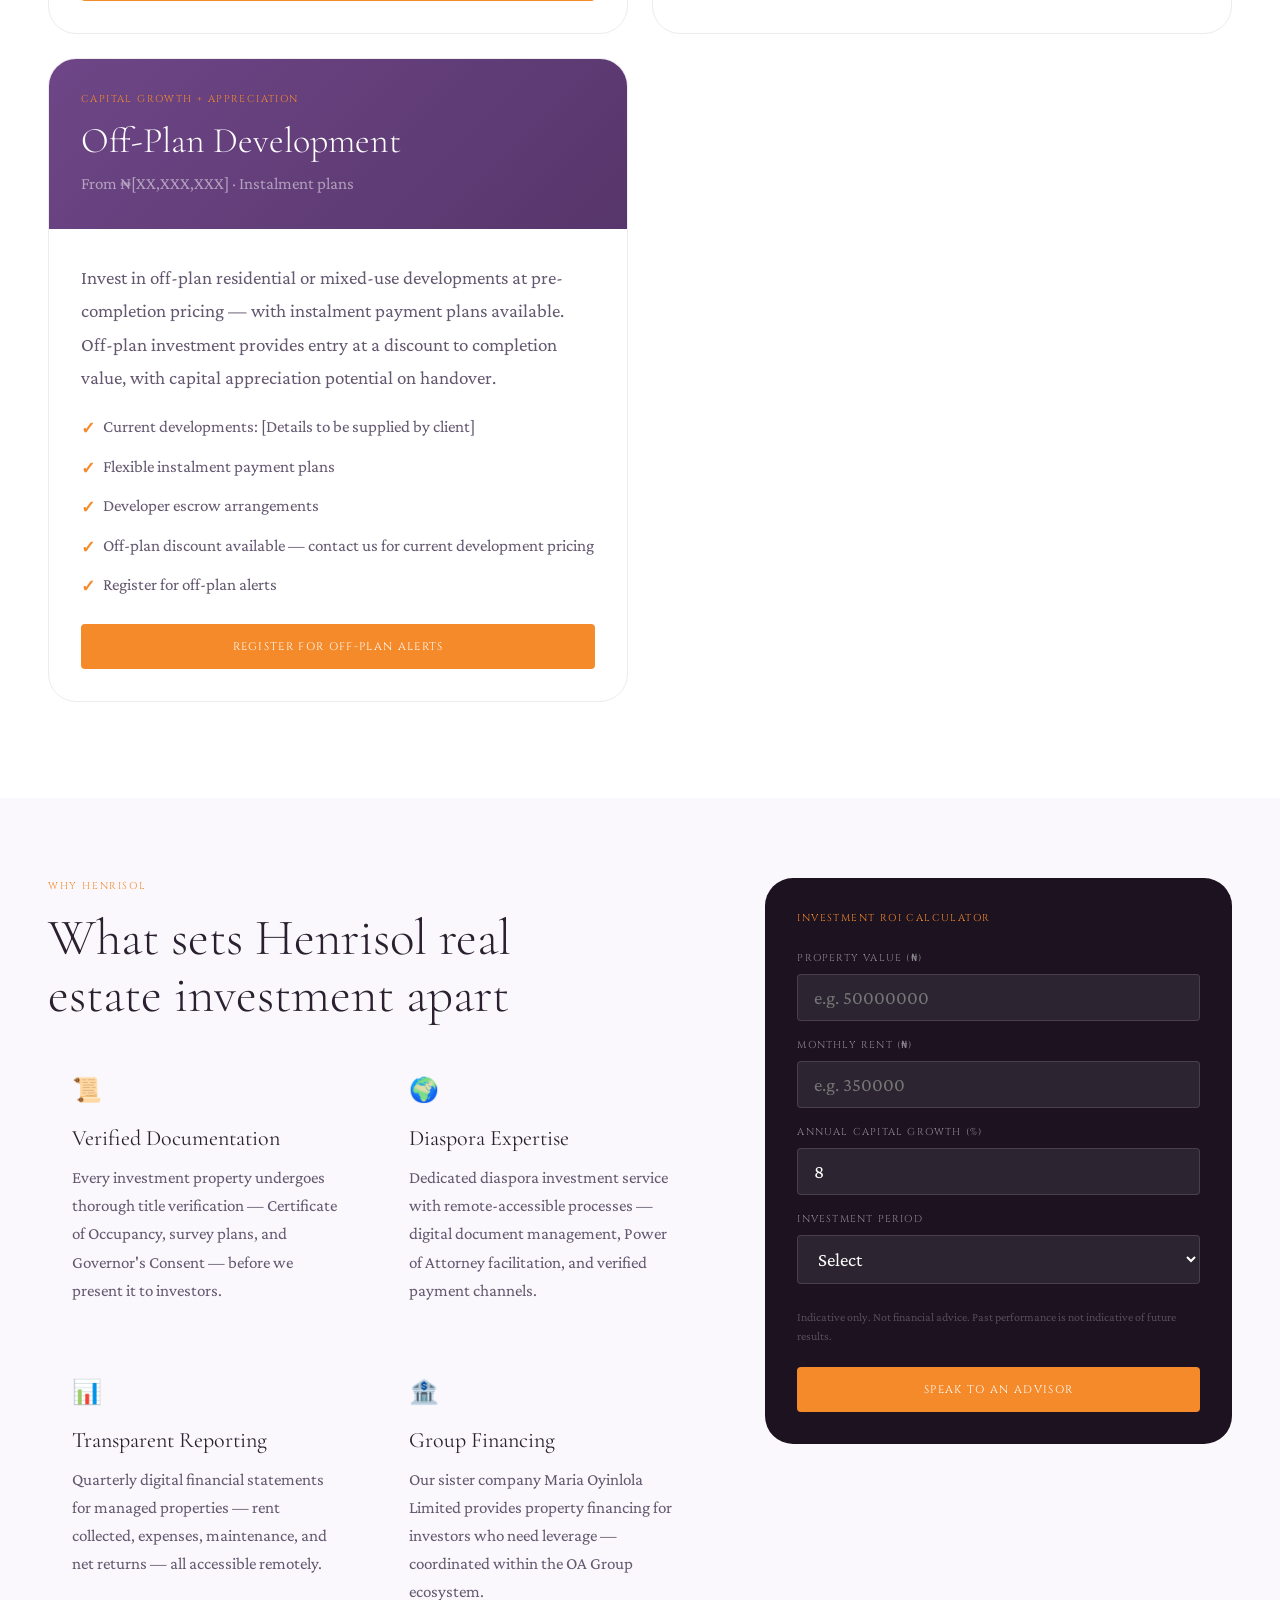
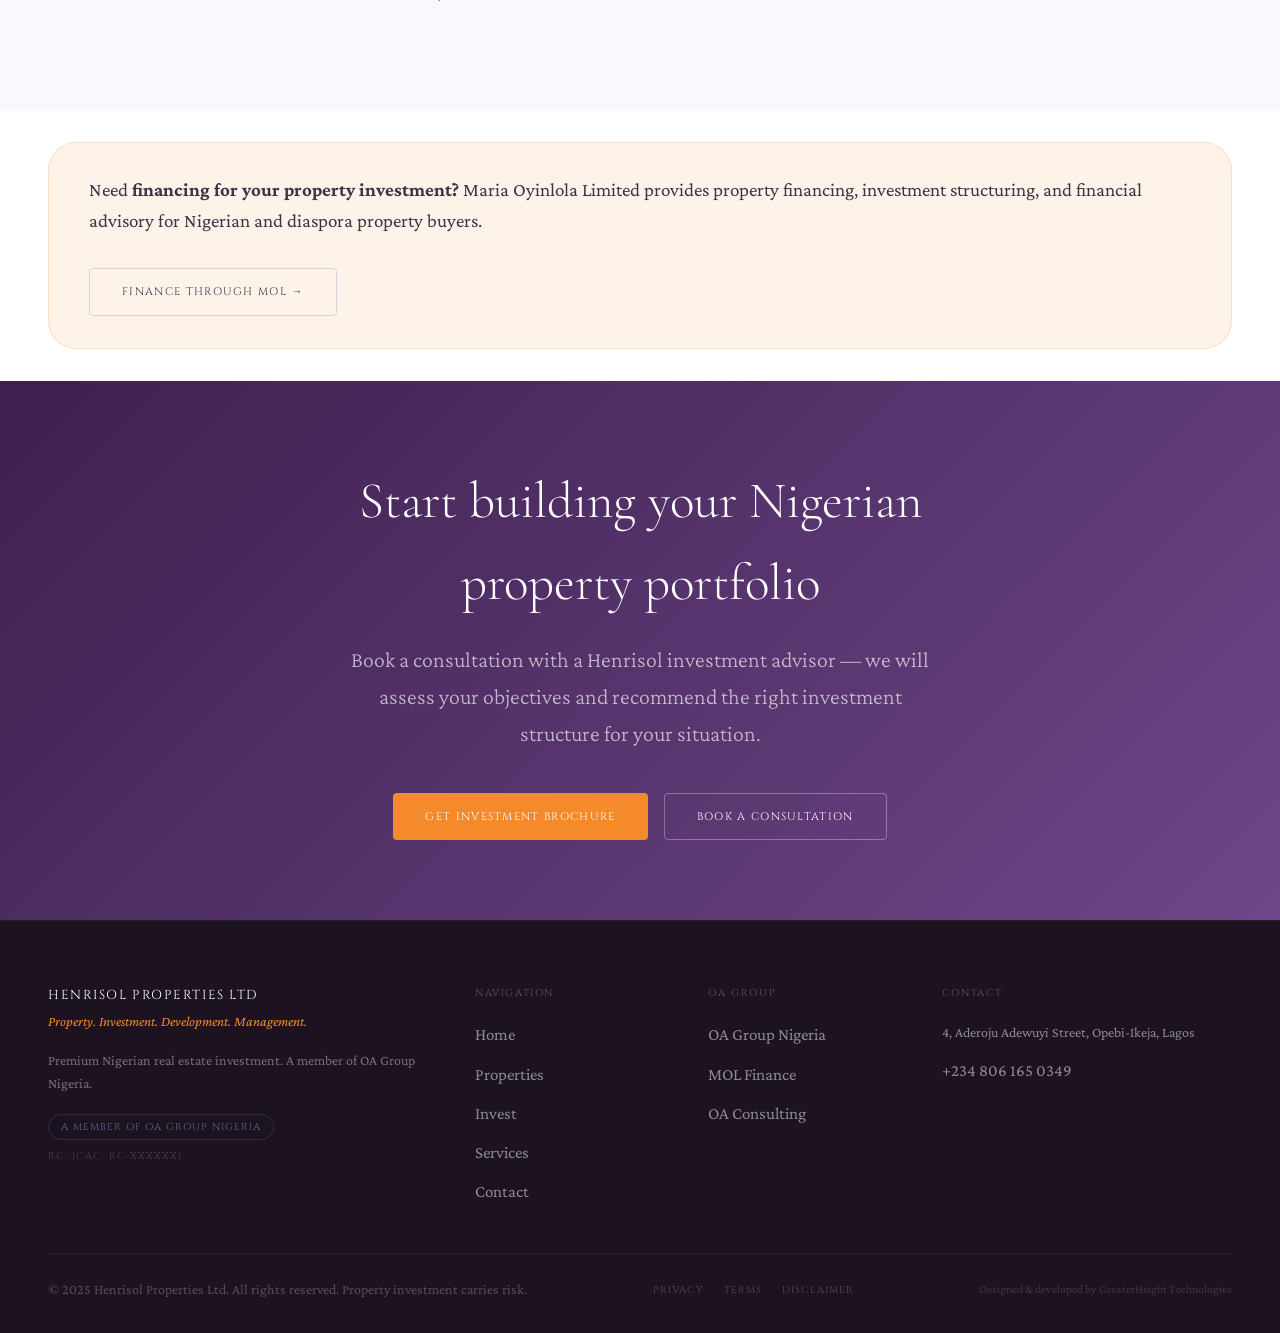
<file: invest/index.html>
<!DOCTYPE html>
<html lang="en">
<head>
  <meta charset="UTF-8"><meta name="viewport" content="width=device-width, initial-scale=1.0">
  <title>Invest — Henrisol Properties Ltd | Nigerian Real Estate Investment | Diaspora</title>
  <meta name="description" content="Nigerian real estate investment — land banking, income properties, off-plan developments. Diaspora investment packages with remote management and transparent reporting.">
  <link rel="canonical" href="https://henrisol.oagroupng.com/invest/">
  <link rel="preconnect" href="https://fonts.googleapis.com"><link rel="preconnect" href="https://fonts.gstatic.com" crossorigin>
  <link href="https://fonts.googleapis.com/css2?family=Cinzel:wght@400;600;700&family=Cormorant+Garamond:ital,wght@0,300;0,400;0,600;1,300;1,400&family=Crimson+Pro:ital,wght@0,300;0,400;0,500;0,600;1,300;1,400&display=swap" rel="stylesheet">
  <link rel="stylesheet" href="/css/variables.css"><link rel="stylesheet" href="/css/styles.css"><link rel="stylesheet" href="/css/animations.css"><link rel="stylesheet" href="/css/responsive.css">
  <style>
    .page-hero{background:linear-gradient(160deg,var(--h-purple-deep) 0%,var(--dark-bg) 100%);padding-top:calc(var(--nav-height) + var(--sp-20));padding-bottom:var(--sp-20);}
    .invest-card{border:1px solid var(--grey-100);border-radius:var(--radius-2xl);overflow:hidden;background:var(--white);transition:transform var(--duration) var(--ease),box-shadow var(--duration) var(--ease);}
    .invest-card:hover{transform:translateY(-4px);box-shadow:var(--shadow-lg);}
    .invest-card__header{padding:var(--sp-8) var(--sp-8);background:linear-gradient(135deg,var(--h-purple-deep),var(--h-purple));}
    .invest-card__type{font-family:var(--font-label);font-size:10px;letter-spacing:0.14em;text-transform:uppercase;color:var(--h-amber);margin-bottom:var(--sp-3);}
    .invest-card__name{font-family:var(--font-display);font-size:var(--text-3xl);font-weight:300;color:var(--white);line-height:1.2;margin-bottom:var(--sp-2);}
    .invest-card__from{font-family:var(--font-body);font-size:var(--text-base);color:rgba(255,255,255,0.5);}
    .invest-card__body{padding:var(--sp-8);}
    .invest-card__desc{font-family:var(--font-body);font-size:var(--text-lg);color:var(--grey-600);line-height:1.75;margin-bottom:var(--sp-5);}
    .invest-card__features{display:flex;flex-direction:column;gap:var(--sp-3);margin-bottom:var(--sp-6);}
    .invest-card__feature{font-family:var(--font-body);font-size:var(--text-base);color:var(--grey-600);display:flex;align-items:flex-start;gap:var(--sp-2);line-height:1.5;}
    .invest-card__feature::before{content:'✓';color:var(--h-amber);font-weight:700;flex-shrink:0;margin-top:2px;}
    .why-grid{display:grid;grid-template-columns:repeat(2,1fr);gap:var(--sp-5);}
    .why-item{padding:var(--sp-6);background:var(--off-white);border-radius:var(--radius-lg);}
    .why-item__icon{font-size:1.5rem;margin-bottom:var(--sp-3);}
    .why-item__title{font-family:var(--font-display);font-size:var(--text-xl);font-weight:400;color:var(--grey-800);margin-bottom:var(--sp-2);}
    .why-item__desc{font-family:var(--font-body);font-size:var(--text-base);color:var(--grey-600);line-height:1.65;}
    @media(max-width:1024px){.listings-grid{grid-template-columns:1fr 1fr;}}
    @media(max-width:768px){.listings-grid{grid-template-columns:1fr;}.why-grid{grid-template-columns:1fr;}}
  </style>
</head>
<body>
  <a href="#main" class="skip-link">Skip to main content</a>
  <nav class="nav" id="mainNav" role="navigation" aria-label="Main navigation"><div class="nav__inner"><a href="/" class="nav__logo"><span class="nav__logo-name">Henrisol Properties Ltd</span><span class="nav__logo-sub">A Member of OA Group Nigeria</span></a><div class="nav__links"><a href="/" class="nav__link">Home</a><a href="/properties/" class="nav__link">Properties</a><a href="/services/" class="nav__link">Services</a><a href="/invest/" class="nav__link nav__link--active">Invest</a><a href="/about/" class="nav__link">About</a><a href="/contact/" class="nav__link">Contact</a></div><a href="/contact/" class="nav__cta">Get Investment Brochure</a><button class="nav__hamburger" id="navHamburger" aria-label="Open menu" aria-expanded="false" aria-controls="mobileMenu"><span></span><span></span><span></span></button></div></nav>
  <div class="nav__mobile" id="mobileMenu"><a href="/" class="nav__link">Home</a><a href="/properties/" class="nav__link">Properties</a><a href="/services/" class="nav__link">Services</a><a href="/invest/" class="nav__link">Invest</a><a href="/about/" class="nav__link">About</a><a href="/contact/" class="nav__link">Contact</a><a href="/contact/" class="nav__cta" style="margin-top:var(--sp-4);">Get Investment Brochure</a></div>
  <main id="main">
    <section class="page-hero">
      <div class="container">
        <nav aria-label="Breadcrumb" class="breadcrumb"><a href="/">Henrisol</a><span class="breadcrumb__sep">›</span><span class="breadcrumb__current">Invest</span></nav>
        <h1 style="font-family:var(--font-display);font-weight:300;font-size:clamp(2.5rem,5vw,5rem);color:var(--white);line-height:1.1;max-width:16ch;margin-bottom:var(--sp-6);">Invest in <em style="color:var(--h-amber);">Nigerian real estate</em></h1>
        <p style="font-family:var(--font-body);font-size:var(--text-xl);color:rgba(255,255,255,0.6);max-width:55ch;font-weight:300;line-height:1.7;">Structured real estate investment opportunities for Nigerians at home and in the diaspora — land banking, income properties, and off-plan developments with verified documentation and professional management.</p>
      </div>
    </section>

    <section class="section section--lg">
      <div class="container">
        <div style="text-align:center;margin-bottom:var(--sp-12);"><span class="section-label reveal">Investment Packages</span><h2 class="section-title reveal reveal--delay-1" style="margin:0 auto var(--sp-4);">Three ways to invest with Henrisol</h2><p class="lead reveal reveal--delay-2" style="margin:0 auto;text-align:center;">[Investment package details — minimum tickets, projected yields, and specific asset information to be supplied by client before launch. All figures shown are placeholders.]</p></div>
        <div class="listings-grid">
          <div class="invest-card reveal">
            <div class="invest-card__header"><div class="invest-card__type">Capital Appreciation</div><div class="invest-card__name">Land Banking</div><div class="invest-card__from">Contact us for current packages</div></div>
            <div class="invest-card__body">
              <p class="invest-card__desc">Acquire verified land in high-growth corridors ahead of infrastructure development — a capital appreciation strategy for investors with a medium-to-long time horizon and appetite for land as an asset class.</p>
              <div class="invest-card__features">
                <span class="invest-card__feature">Verified titles — C of O / Gazette (to be confirmed per plot)</span>
                <span class="invest-card__feature">Survey plans provided at purchase</span>
                <span class="invest-card__feature">Locations: [Areas to be confirmed by client]</span>
                <span class="invest-card__feature">Strong appreciation potential — speak to an advisor for current indicatives</span>
                <span class="invest-card__feature">Diaspora remote purchase available</span>
              </div>
              <a href="/contact/" class="btn btn-amber" style="width:100%;justify-content:center;">Enquire About Land Banking</a>
            </div>
          </div>
          <div class="invest-card reveal reveal--delay-1">
            <div class="invest-card__header" style="background:linear-gradient(135deg,#3A2060,var(--h-purple-mid));"><div class="invest-card__type">Rental Income</div><div class="invest-card__name">Income Property</div><div class="invest-card__from">From ₦[XXX,XXX,XXX] · Managed letting</div></div>
            <div class="invest-card__body">
              <p class="invest-card__desc">Acquire a residential or commercial income-generating property — fully managed by Henrisol, with tenant sourcing, rent collection, and quarterly reporting included. Ideal for diaspora investors seeking passive Nigerian rental income.</p>
              <div class="invest-card__features">
                <span class="invest-card__feature">Competitive rental yields — speak to an advisor for current indicatives</span>
                <span class="invest-card__feature">Full property management included</span>
                <span class="invest-card__feature">Quarterly digital financial reports</span>
                <span class="invest-card__feature">Diaspora-specific remote purchase process</span>
                <span class="invest-card__feature">MOL property financing available</span>
              </div>
              <a href="/contact/" class="btn btn-amber" style="width:100%;justify-content:center;">Enquire About Income Property</a>
            </div>
          </div>
          <div class="invest-card reveal reveal--delay-2">
            <div class="invest-card__header" style="background:linear-gradient(135deg,var(--h-purple),var(--h-purple-dark));"><div class="invest-card__type">Capital Growth + Appreciation</div><div class="invest-card__name">Off-Plan Development</div><div class="invest-card__from">From ₦[XX,XXX,XXX] · Instalment plans</div></div>
            <div class="invest-card__body">
              <p class="invest-card__desc">Invest in off-plan residential or mixed-use developments at pre-completion pricing — with instalment payment plans available. Off-plan investment provides entry at a discount to completion value, with capital appreciation potential on handover.</p>
              <div class="invest-card__features">
                <span class="invest-card__feature">Current developments: [Details to be supplied by client]</span>
                <span class="invest-card__feature">Flexible instalment payment plans</span>
                <span class="invest-card__feature">Developer escrow arrangements</span>
                <span class="invest-card__feature">Off-plan discount available — contact us for current development pricing</span>
                <span class="invest-card__feature">Register for off-plan alerts</span>
              </div>
              <a href="/contact/" class="btn btn-amber" style="width:100%;justify-content:center;">Register for Off-Plan Alerts</a>
            </div>
          </div>
        </div>
      </div>
    </section>

    <section class="section" style="background:var(--off-white);"><div class="container">
      <div class="two-col two-col--wide">
        <div>
          <span class="section-label reveal">Why Henrisol</span>
          <h2 class="section-title reveal reveal--delay-1">What sets Henrisol real estate investment apart</h2>
          <div class="why-grid reveal reveal--delay-2">
            <div class="why-item"><div class="why-item__icon">📜</div><h3 class="why-item__title">Verified Documentation</h3><p class="why-item__desc">Every investment property undergoes thorough title verification — Certificate of Occupancy, survey plans, and Governor's Consent — before we present it to investors.</p></div>
            <div class="why-item"><div class="why-item__icon">🌍</div><h3 class="why-item__title">Diaspora Expertise</h3><p class="why-item__desc">Dedicated diaspora investment service with remote-accessible processes — digital document management, Power of Attorney facilitation, and verified payment channels.</p></div>
            <div class="why-item"><div class="why-item__icon">📊</div><h3 class="why-item__title">Transparent Reporting</h3><p class="why-item__desc">Quarterly digital financial statements for managed properties — rent collected, expenses, maintenance, and net returns — all accessible remotely.</p></div>
            <div class="why-item"><div class="why-item__icon">🏦</div><h3 class="why-item__title">Group Financing</h3><p class="why-item__desc">Our sister company Maria Oyinlola Limited provides property financing for investors who need leverage — coordinated within the OA Group ecosystem.</p></div>
          </div>
        </div>
        <div class="reveal reveal--delay-1">
          <div style="background:var(--dark-bg);border-radius:var(--radius-2xl);padding:var(--sp-8);">
            <div style="font-family:var(--font-label);font-size:10px;letter-spacing:0.14em;text-transform:uppercase;color:var(--h-amber);margin-bottom:var(--sp-6);">Investment ROI Calculator</div>
            <div style="display:flex;flex-direction:column;gap:var(--sp-4);margin-bottom:var(--sp-6);">
              <div class="roi-field"><label for="propPrice">Property Value (₦)</label><input type="number" id="propPrice" placeholder="e.g. 50000000"></div>
              <div class="roi-field"><label for="propRent">Monthly Rent (₦)</label><input type="number" id="propRent" placeholder="e.g. 350000"></div>
              <div class="roi-field"><label for="propGrowth">Annual Capital Growth (%)</label><input type="number" id="propGrowth" placeholder="e.g. 8" value="8" step="0.5"></div>
              <div class="roi-field"><label for="propYears">Investment Period</label><select id="propYears"><option value="">Select</option><option value="3">3 Years</option><option value="5">5 Years</option><option value="7">7 Years</option><option value="10">10 Years</option></select></div>
            </div>
            <div class="roi-results" id="roiResults" style="display:none;gap:var(--sp-3);">
              <div class="roi-result-card roi-result-card--accent"><div class="roi-result-label">Gross Rental Yield</div><div class="roi-result-value" id="roiYield">—</div></div>
              <div class="roi-result-card"><div class="roi-result-label">Future Value</div><div class="roi-result-value" id="roiFuture">—</div></div>
              <div class="roi-result-card"><div class="roi-result-label">Capital Gain</div><div class="roi-result-value" id="roiGain">—</div></div>
              <div class="roi-result-card roi-result-card--accent"><div class="roi-result-label">Total Return</div><div class="roi-result-value" id="roiTotal">—</div></div>
            </div>
            <p style="font-family:var(--font-body);font-size:var(--text-xs);color:rgba(255,255,255,0.25);margin-top:var(--sp-4);line-height:1.6;">Indicative only. Not financial advice. Past performance is not indicative of future results.</p>
            <a href="/contact/" class="btn btn-amber" style="width:100%;justify-content:center;margin-top:var(--sp-5);">Speak to an Advisor</a>
          </div>
        </div>
      </div>
    </div></section>

    <div style="padding-block:var(--sp-8);"><div class="container"><div class="cross-referral reveal"><p class="cross-referral__text">Need <strong>financing for your property investment?</strong> Maria Oyinlola Limited provides property financing, investment structuring, and financial advisory for Nigerian and diaspora property buyers.</p><a href="https://mol.oagroupng.com" class="btn btn-secondary" target="_blank" rel="noopener">Finance Through MOL →</a></div></div></div>

    <section class="cta-banner"><div class="cta-banner__content"><h2 class="cta-banner__title reveal">Start building your Nigerian property portfolio</h2><p class="cta-banner__sub reveal reveal--delay-1">Book a consultation with a Henrisol investment advisor — we will assess your objectives and recommend the right investment structure for your situation.</p><div class="cta-banner__actions reveal reveal--delay-2"><a href="/contact/" class="btn btn-amber">Get Investment Brochure</a><a href="/contact/" class="btn btn-outline">Book a Consultation</a></div></div></section>
  </main>
  <footer class="footer" role="contentinfo"><div class="container"><div class="footer__grid"><div><div class="footer__brand-name">Henrisol Properties Ltd</div><div class="footer__brand-tag">Property. Investment. Development. Management.</div><p class="footer__desc">Premium Nigerian real estate investment. A member of OA Group Nigeria.</p><a href="https://oagroupng.com" class="footer__group-badge" target="_blank" rel="noopener">A Member of OA Group Nigeria</a><div class="footer__cac">RC: [CAC: RC-XXXXXX]</div></div><div><div class="footer__col-title">Navigation</div><nav class="footer__links"><a href="/" class="footer__link">Home</a><a href="/properties/" class="footer__link">Properties</a><a href="/invest/" class="footer__link">Invest</a><a href="/services/" class="footer__link">Services</a><a href="/contact/" class="footer__link">Contact</a></nav></div><div><div class="footer__col-title">OA Group</div><nav class="footer__links"><a href="https://oagroupng.com" class="footer__link" target="_blank" rel="noopener">OA Group Nigeria</a><a href="https://mol.oagroupng.com" class="footer__link" target="_blank" rel="noopener">MOL Finance</a><a href="https://oaconsulting.oagroupng.com" class="footer__link" target="_blank" rel="noopener">OA Consulting</a></nav></div><div><div class="footer__col-title">Contact</div><address style="font-style:normal;"><p class="footer__contact-item">4, Aderoju Adewuyi Street, Opebi-Ikeja, Lagos</p><p class="footer__contact-item"><a href="tel:+2348061650349" class="footer__link">+234 806 165 0349</a></p></address></div></div><div class="footer__bottom"><p class="footer__copy">© 2025 Henrisol Properties Ltd. All rights reserved. Property investment carries risk.</p><nav class="footer__legal"><a href="/privacy/">Privacy</a><a href="/terms/">Terms</a><a href="/disclaimer/">Disclaimer</a></nav><p class="footer__dev">Designed & developed by GreaterHeight Technologies</p></div></div></footer>
  <button id="backToTop" aria-label="Back to top" style="position:fixed;bottom:2rem;right:2rem;width:44px;height:44px;border-radius:50%;background:var(--h-amber);border:none;color:var(--white);font-size:18px;display:flex;align-items:center;justify-content:center;opacity:0;pointer-events:none;transition:opacity 0.3s;z-index:500;cursor:pointer;">↑</button>
  <div class="cookie-banner" id="cookieBanner"><p class="cookie-banner__text">We use cookies. <a href="/privacy/" style="color:var(--h-amber);">Privacy Policy</a>.</p><div class="cookie-banner__actions"><button id="cookieAccept" class="btn btn-amber" style="padding:0.5rem 1.25rem;font-size:11px;">Accept</button><button id="cookieDecline" class="btn btn-outline" style="padding:0.5rem 1.25rem;font-size:11px;">Decline</button></div></div>
  <script src="/js/navigation.js" defer></script><script src="/js/main.js" defer></script>
</body>
</html>
</file>
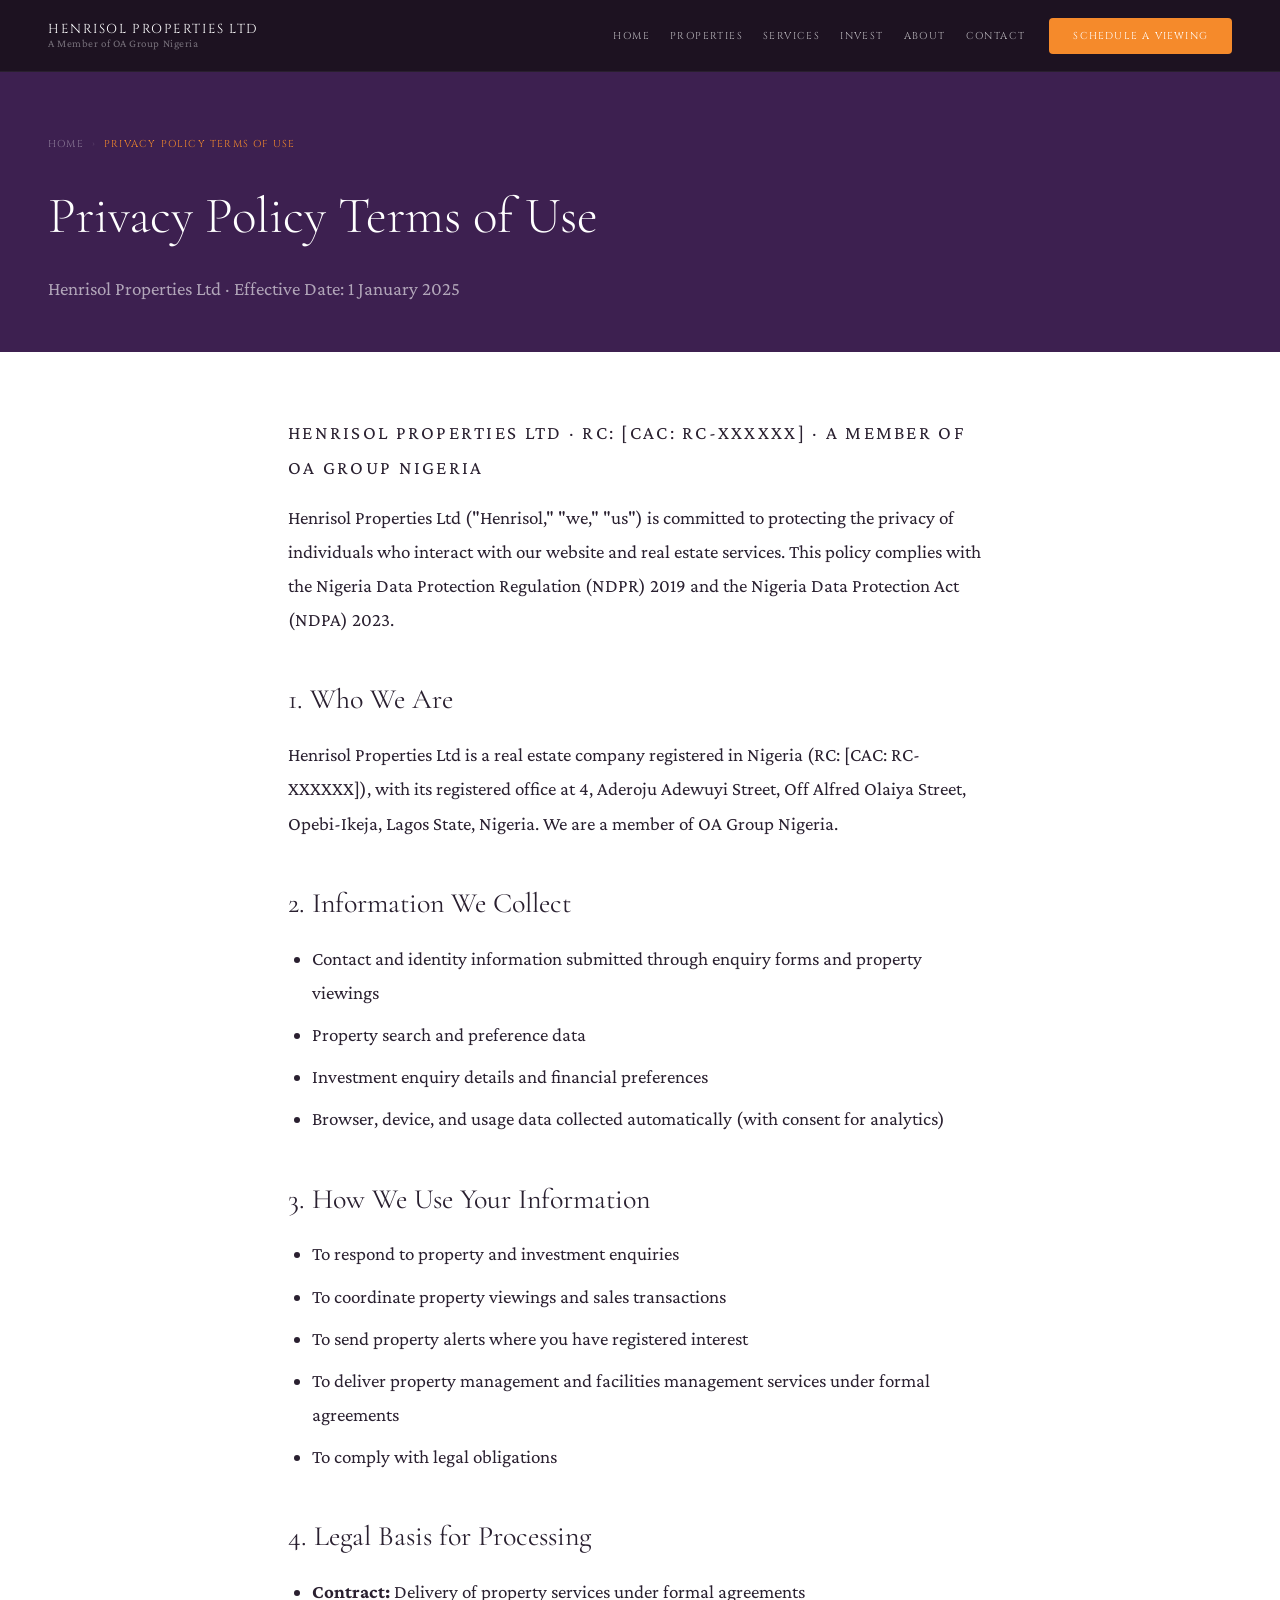
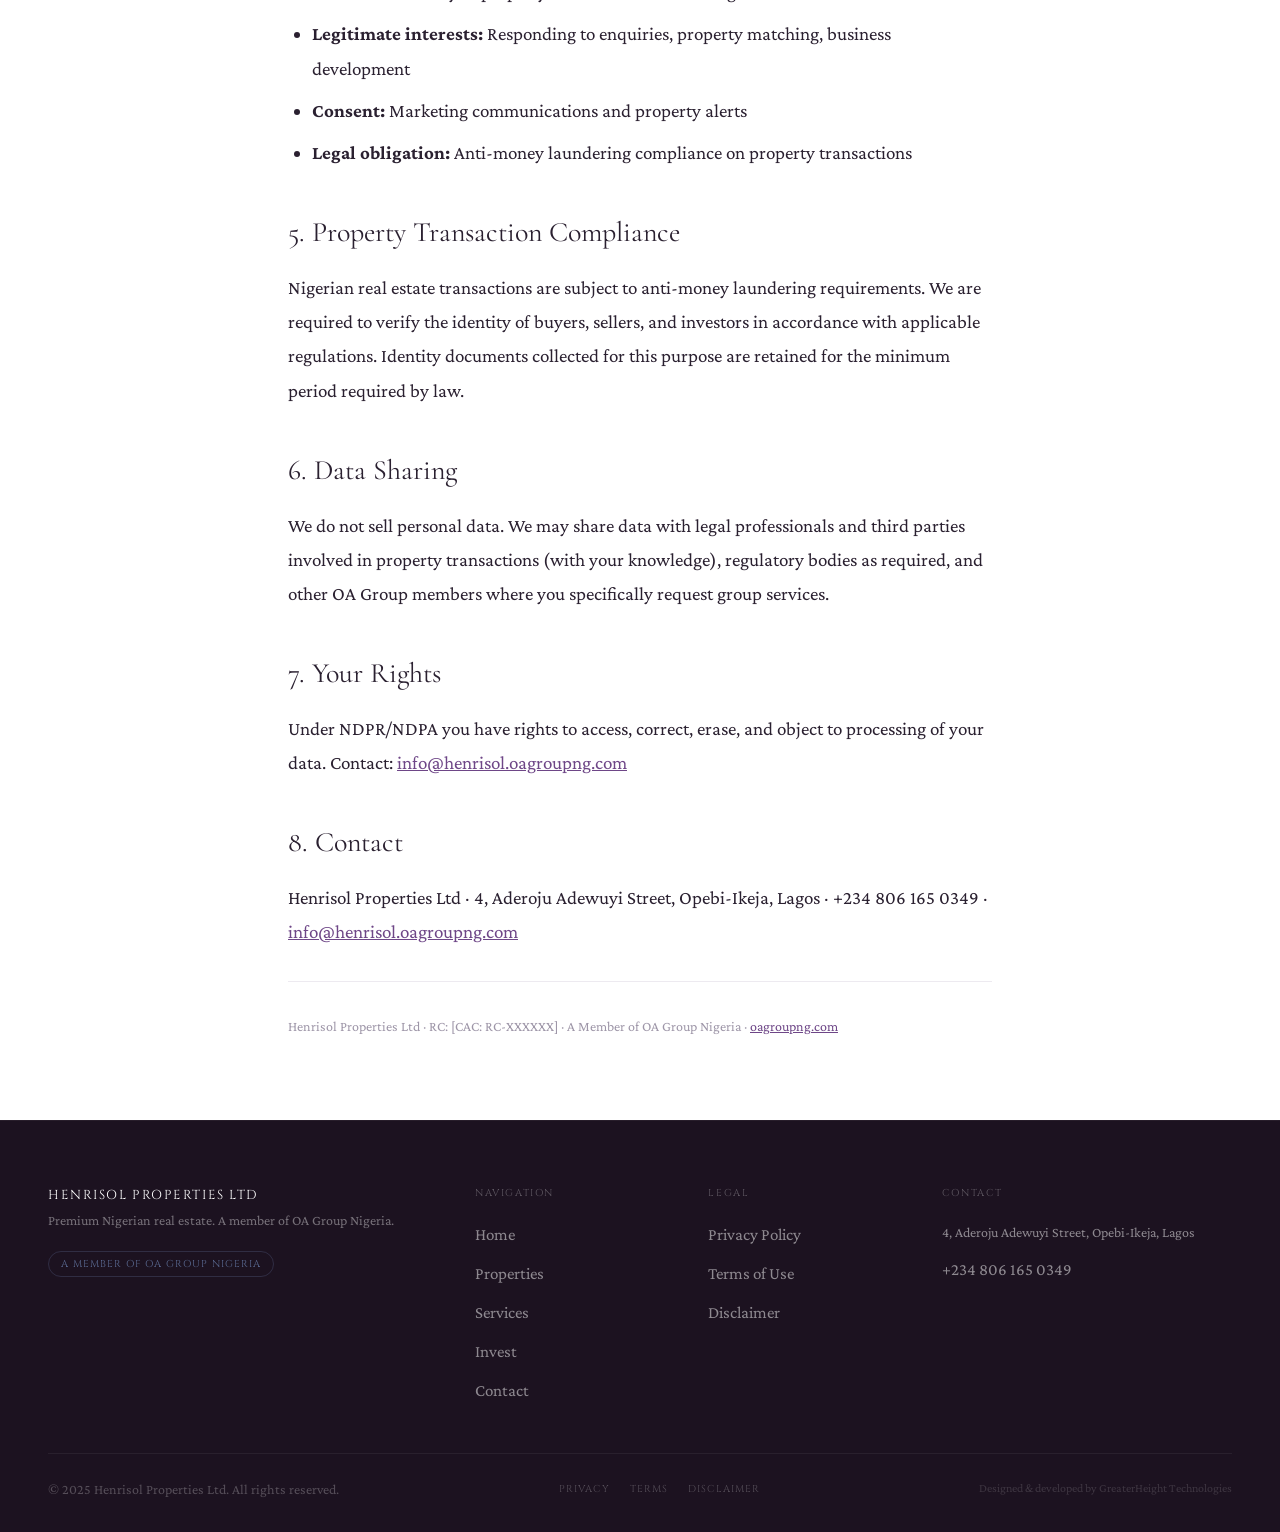
<file: privacy/index.html>
<!DOCTYPE html>
<html lang="en"><head><meta charset="UTF-8"><meta name="viewport" content="width=device-width, initial-scale=1.0"><title>Privacy Policy
Terms of Use — Henrisol Properties Ltd</title><link rel="canonical" href="https://henrisol.oagroupng.com/privacy/"><link rel="preconnect" href="https://fonts.googleapis.com"><link rel="preconnect" href="https://fonts.gstatic.com" crossorigin><link href="https://fonts.googleapis.com/css2?family=Cinzel:wght@400;600;700&family=Cormorant+Garamond:ital,wght@0,300;0,400;0,600;1,300;1,400&family=Crimson+Pro:ital,wght@0,300;0,400;0,500;0,600;1,300;1,400&display=swap" rel="stylesheet"><link rel="stylesheet" href="/css/variables.css"><link rel="stylesheet" href="/css/styles.css"><link rel="stylesheet" href="/css/responsive.css"><style>.legal-hero{background:var(--h-purple-deep);padding-top:calc(var(--nav-height) + var(--sp-16));padding-bottom:var(--sp-12);}.legal-body{max-width:800px;margin:0 auto;padding:var(--sp-16) var(--gutter);}.legal-body h2{font-family:var(--font-display);font-size:var(--text-2xl);color:var(--grey-800);margin:var(--sp-10) 0 var(--sp-4);font-weight:400;}.legal-body p{font-family:var(--font-body);font-size:var(--text-lg);color:var(--grey-800);line-height:1.8;margin-bottom:var(--sp-4);max-width:none;}.legal-body ul{margin:var(--sp-4) 0 var(--sp-6) var(--sp-6);}.legal-body ul li{font-family:var(--font-body);font-size:var(--text-lg);color:var(--grey-800);line-height:1.8;margin-bottom:var(--sp-2);list-style:disc;}.legal-body a{color:var(--h-purple);text-decoration:underline;}.legal-meta{font-family:var(--font-label);font-size:10px;letter-spacing:0.12em;text-transform:uppercase;color:var(--grey-400);margin-bottom:var(--sp-8);}.legal-divider{border:none;border-top:1px solid var(--grey-100);margin:var(--sp-8) 0;}</style></head><body>
<a href="#main" class="skip-link">Skip to main content</a>
<nav class="nav" id="mainNav" role="navigation" aria-label="Main navigation"><div class="nav__inner"><a href="/" class="nav__logo"><span class="nav__logo-name">Henrisol Properties Ltd</span><span class="nav__logo-sub">A Member of OA Group Nigeria</span></a><div class="nav__links"><a href="/" class="nav__link">Home</a><a href="/properties/" class="nav__link">Properties</a><a href="/services/" class="nav__link">Services</a><a href="/invest/" class="nav__link">Invest</a><a href="/about/" class="nav__link">About</a><a href="/contact/" class="nav__link">Contact</a></div><a href="/contact/" class="nav__cta">Schedule a Viewing</a><button class="nav__hamburger" id="navHamburger" aria-label="Open menu" aria-expanded="false" aria-controls="mobileMenu"><span></span><span></span><span></span></button></div></nav>
<div class="nav__mobile" id="mobileMenu"><a href="/" class="nav__link">Home</a><a href="/properties/" class="nav__link">Properties</a><a href="/services/" class="nav__link">Services</a><a href="/invest/" class="nav__link">Invest</a><a href="/contact/" class="nav__link">Contact</a><a href="/contact/" class="nav__cta" style="margin-top:var(--sp-4);">Schedule a Viewing</a></div>
<main id="main">
<section class="legal-hero"><div class="container"><nav aria-label="Breadcrumb" class="breadcrumb"><a href="/">Home</a><span class="breadcrumb__sep">›</span><span class="breadcrumb__current">Privacy Policy
Terms of Use</span></nav><h1 style="font-family:var(--font-display);font-weight:300;font-size:clamp(2rem,4vw,3.5rem);color:var(--white);margin-bottom:var(--sp-4);">Privacy Policy
Terms of Use</h1><p style="font-family:var(--font-body);color:rgba(255,255,255,0.6);font-size:var(--text-lg);">Henrisol Properties Ltd · Effective Date: 1 January 2025</p></div></section>
<article class="legal-body">
<p class="legal-meta">Henrisol Properties Ltd · RC: [CAC: RC-XXXXXX] · A Member of OA Group Nigeria</p>
<p>Henrisol Properties Ltd ("Henrisol," "we," "us") is committed to protecting the privacy of individuals who interact with our website and real estate services. This policy complies with the Nigeria Data Protection Regulation (NDPR) 2019 and the Nigeria Data Protection Act (NDPA) 2023.</p>
<h2>1. Who We Are</h2>
<p>Henrisol Properties Ltd is a real estate company registered in Nigeria (RC: [CAC: RC-XXXXXX]), with its registered office at 4, Aderoju Adewuyi Street, Off Alfred Olaiya Street, Opebi-Ikeja, Lagos State, Nigeria. We are a member of OA Group Nigeria.</p>
<h2>2. Information We Collect</h2>
<ul><li>Contact and identity information submitted through enquiry forms and property viewings</li><li>Property search and preference data</li><li>Investment enquiry details and financial preferences</li><li>Browser, device, and usage data collected automatically (with consent for analytics)</li></ul>
<h2>3. How We Use Your Information</h2>
<ul><li>To respond to property and investment enquiries</li><li>To coordinate property viewings and sales transactions</li><li>To send property alerts where you have registered interest</li><li>To deliver property management and facilities management services under formal agreements</li><li>To comply with legal obligations</li></ul>
<h2>4. Legal Basis for Processing</h2>
<ul><li><strong>Contract:</strong> Delivery of property services under formal agreements</li><li><strong>Legitimate interests:</strong> Responding to enquiries, property matching, business development</li><li><strong>Consent:</strong> Marketing communications and property alerts</li><li><strong>Legal obligation:</strong> Anti-money laundering compliance on property transactions</li></ul>
<h2>5. Property Transaction Compliance</h2>
<p>Nigerian real estate transactions are subject to anti-money laundering requirements. We are required to verify the identity of buyers, sellers, and investors in accordance with applicable regulations. Identity documents collected for this purpose are retained for the minimum period required by law.</p>
<h2>6. Data Sharing</h2>
<p>We do not sell personal data. We may share data with legal professionals and third parties involved in property transactions (with your knowledge), regulatory bodies as required, and other OA Group members where you specifically request group services.</p>
<h2>7. Your Rights</h2>
<p>Under NDPR/NDPA you have rights to access, correct, erase, and object to processing of your data. Contact: <a href="mailto:info@henrisol.oagroupng.com">info@henrisol.oagroupng.com</a></p>
<h2>8. Contact</h2>
<p>Henrisol Properties Ltd · 4, Aderoju Adewuyi Street, Opebi-Ikeja, Lagos · +234 806 165 0349 · <a href="mailto:info@henrisol.oagroupng.com">info@henrisol.oagroupng.com</a></p>
<hr class="legal-divider"><p style="font-size:var(--text-sm);color:var(--grey-400);">Henrisol Properties Ltd · RC: [CAC: RC-XXXXXX] · A Member of OA Group Nigeria · <a href="https://oagroupng.com">oagroupng.com</a></p>
</article></main>
<footer class="footer" role="contentinfo"><div class="container"><div class="footer__grid"><div><div class="footer__brand-name">Henrisol Properties Ltd</div><p class="footer__desc">Premium Nigerian real estate. A member of OA Group Nigeria.</p><a href="https://oagroupng.com" class="footer__group-badge" target="_blank" rel="noopener">A Member of OA Group Nigeria</a></div><div><div class="footer__col-title">Navigation</div><nav class="footer__links"><a href="/" class="footer__link">Home</a><a href="/properties/" class="footer__link">Properties</a><a href="/services/" class="footer__link">Services</a><a href="/invest/" class="footer__link">Invest</a><a href="/contact/" class="footer__link">Contact</a></nav></div><div><div class="footer__col-title">Legal</div><nav class="footer__links"><a href="/privacy/" class="footer__link">Privacy Policy</a><a href="/terms/" class="footer__link">Terms of Use</a><a href="/disclaimer/" class="footer__link">Disclaimer</a></nav></div><div><div class="footer__col-title">Contact</div><address style="font-style:normal;"><p class="footer__contact-item">4, Aderoju Adewuyi Street, Opebi-Ikeja, Lagos</p><p class="footer__contact-item"><a href="tel:+2348061650349" class="footer__link">+234 806 165 0349</a></p></address></div></div><div class="footer__bottom"><p class="footer__copy">© 2025 Henrisol Properties Ltd. All rights reserved.</p><nav class="footer__legal"><a href="/privacy/">Privacy</a><a href="/terms/">Terms</a><a href="/disclaimer/">Disclaimer</a></nav><p class="footer__dev">Designed & developed by GreaterHeight Technologies</p></div></div></footer>
<script src="/js/navigation.js" defer></script><script src="/js/main.js" defer></script>
</body></html>
</file>
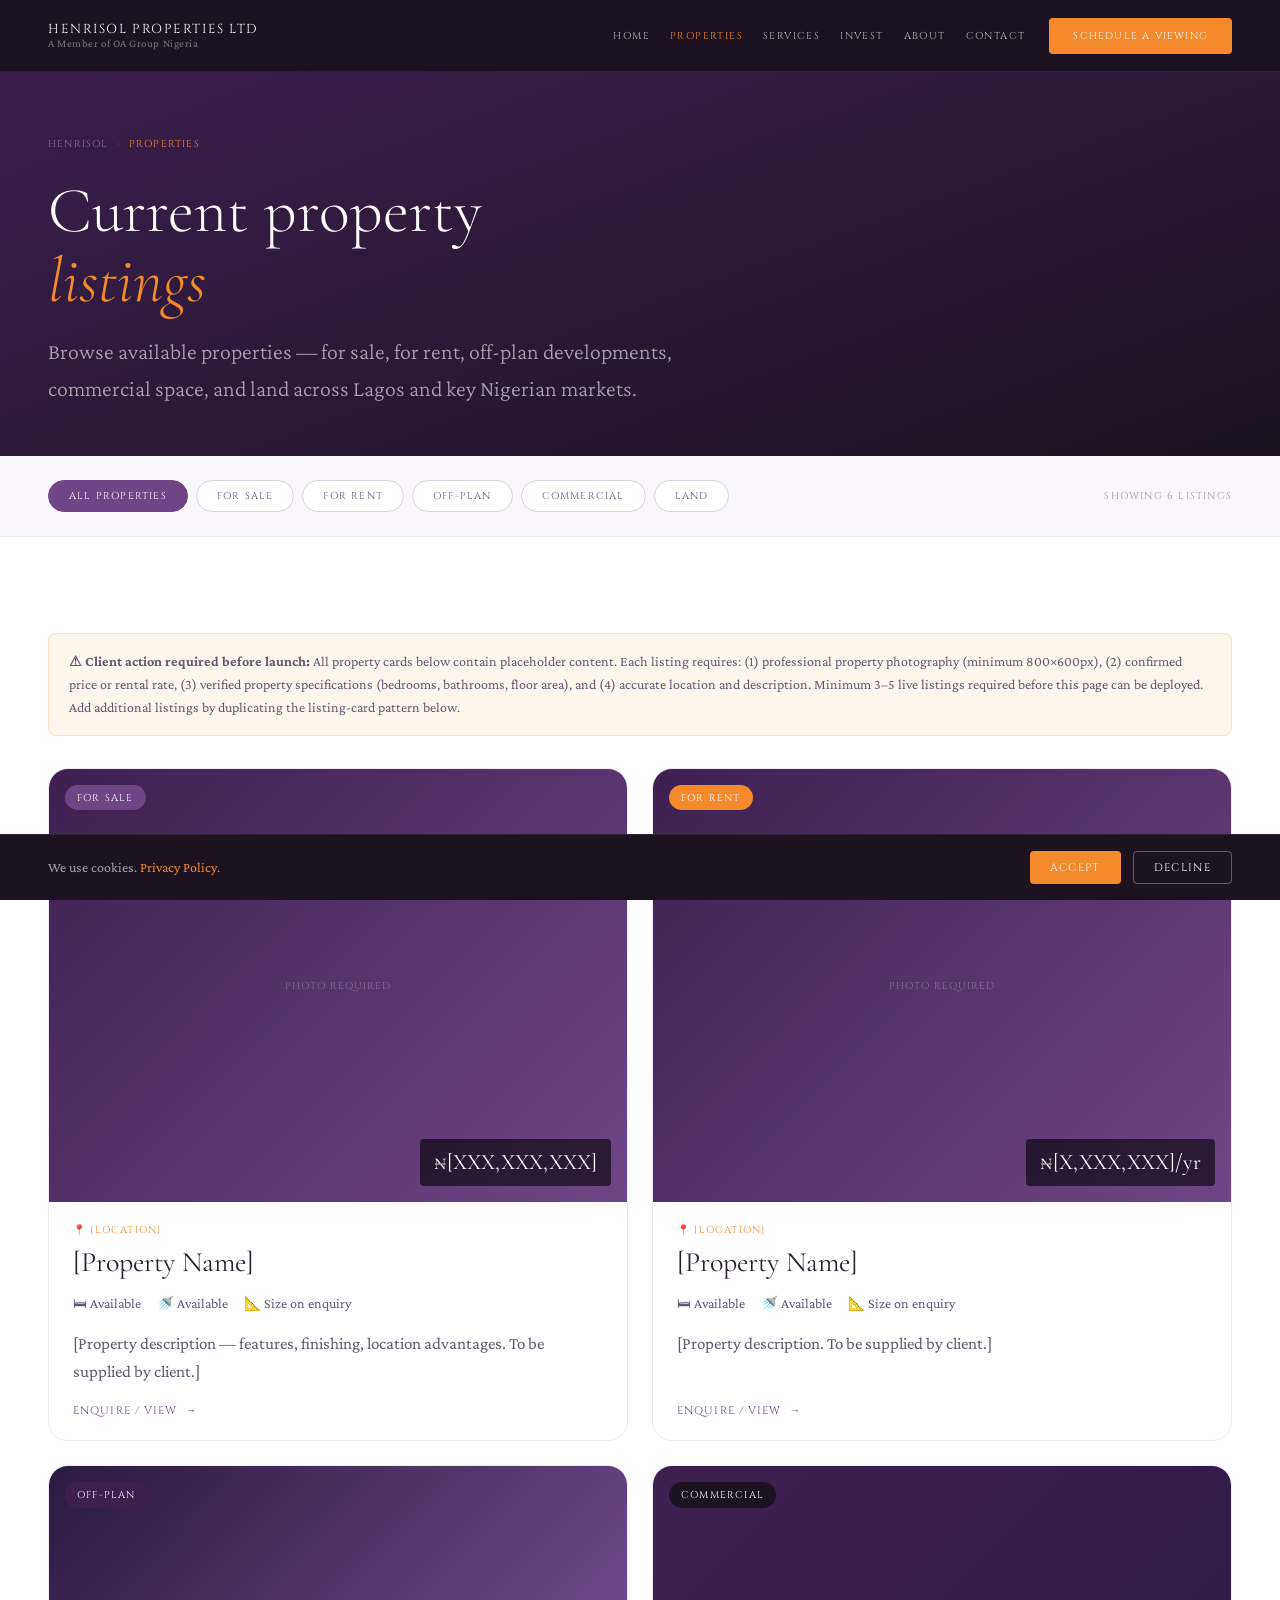
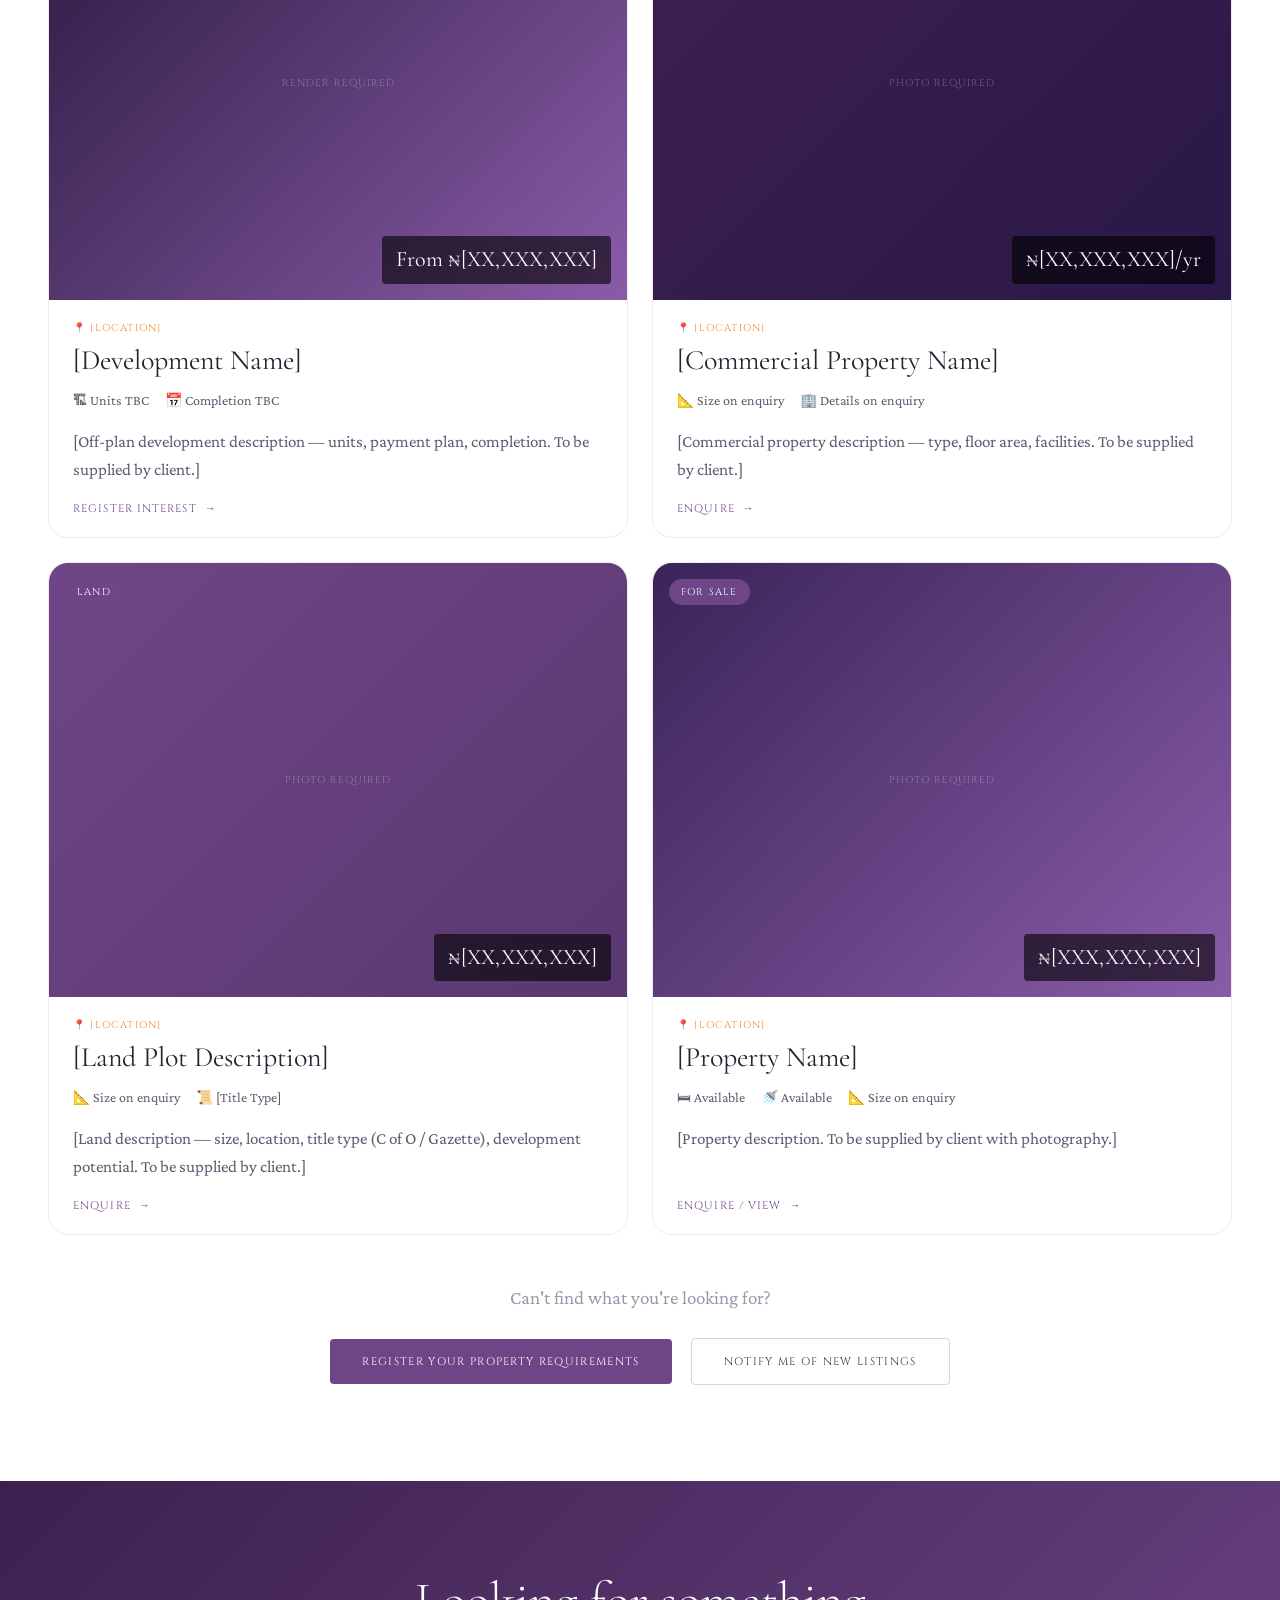
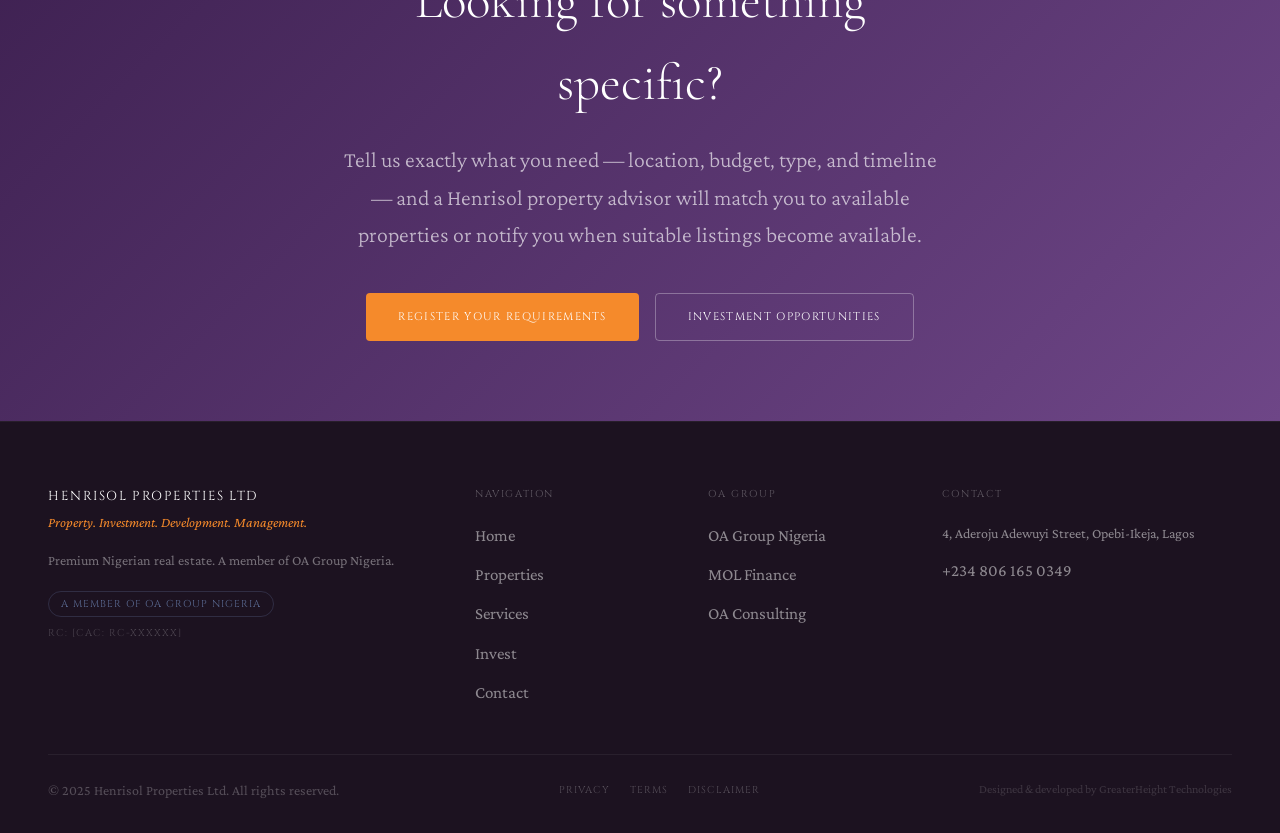
<file: properties/index.html>
<!DOCTYPE html>
<html lang="en">
<head>
  <meta charset="UTF-8"><meta name="viewport" content="width=device-width, initial-scale=1.0">
  <title>Properties — Henrisol Properties Ltd | Buy, Rent, Off-Plan & Commercial | Lagos, Nigeria</title>
  <meta name="description" content="Browse Henrisol Properties — residential sales, lettings, off-plan developments, commercial space, and land across Lagos and Nigeria.">
  <link rel="canonical" href="https://henrisol.oagroupng.com/properties/">
  <link rel="preconnect" href="https://fonts.googleapis.com"><link rel="preconnect" href="https://fonts.gstatic.com" crossorigin>
  <link href="https://fonts.googleapis.com/css2?family=Cinzel:wght@400;600;700&family=Cormorant+Garamond:ital,wght@0,300;0,400;0,600;1,300;1,400&family=Crimson+Pro:ital,wght@0,300;0,400;0,500;0,600;1,300;1,400&display=swap" rel="stylesheet">
  <link rel="stylesheet" href="/css/variables.css"><link rel="stylesheet" href="/css/styles.css"><link rel="stylesheet" href="/css/animations.css"><link rel="stylesheet" href="/css/responsive.css">
  <style>
    .page-hero{background:linear-gradient(160deg,var(--h-purple-deep) 0%,var(--dark-bg) 100%);padding-top:calc(var(--nav-height) + var(--sp-16));padding-bottom:var(--sp-12);}
    .filters-bar{background:var(--off-white);padding:var(--sp-6) 0;border-bottom:1px solid var(--grey-100);position:sticky;top:var(--nav-height);z-index:100;}
    .filters-inner{display:flex;align-items:center;gap:var(--sp-6);flex-wrap:wrap;}
    .listings-count{font-family:var(--font-label);font-size:10px;letter-spacing:0.12em;text-transform:uppercase;color:var(--grey-400);margin-left:auto;}
    .photo-note{background:rgba(245,138,43,0.08);border:1px solid rgba(245,138,43,0.2);border-radius:var(--radius-md);padding:var(--sp-4) var(--sp-5);margin-bottom:var(--sp-8);font-family:var(--font-body);font-size:var(--text-sm);color:var(--grey-600);line-height:1.65;}
    .listing-card[hidden]{display:none;}
  </style>
</head>
<body>
  <a href="#main" class="skip-link">Skip to main content</a>
  <nav class="nav" id="mainNav" role="navigation" aria-label="Main navigation">
    <div class="nav__inner">
      <a href="/" class="nav__logo"><span class="nav__logo-name">Henrisol Properties Ltd</span><span class="nav__logo-sub">A Member of OA Group Nigeria</span></a>
      <div class="nav__links"><a href="/" class="nav__link">Home</a><a href="/properties/" class="nav__link nav__link--active">Properties</a><a href="/services/" class="nav__link">Services</a><a href="/invest/" class="nav__link">Invest</a><a href="/about/" class="nav__link">About</a><a href="/contact/" class="nav__link">Contact</a></div>
      <a href="/contact/" class="nav__cta">Schedule a Viewing</a>
      <button class="nav__hamburger" id="navHamburger" aria-label="Open menu" aria-expanded="false" aria-controls="mobileMenu"><span></span><span></span><span></span></button>
    </div>
  </nav>
  <div class="nav__mobile" id="mobileMenu"><a href="/" class="nav__link">Home</a><a href="/properties/" class="nav__link">Properties</a><a href="/services/" class="nav__link">Services</a><a href="/invest/" class="nav__link">Invest</a><a href="/about/" class="nav__link">About</a><a href="/contact/" class="nav__link">Contact</a><a href="/contact/" class="nav__cta" style="margin-top:var(--sp-4);">Schedule a Viewing</a></div>

  <main id="main">
    <section class="page-hero">
      <div class="container">
        <nav aria-label="Breadcrumb" class="breadcrumb"><a href="/">Henrisol</a><span class="breadcrumb__sep">›</span><span class="breadcrumb__current">Properties</span></nav>
        <h1 style="font-family:var(--font-display);font-weight:300;font-size:clamp(2.5rem,5vw,5rem);color:var(--white);line-height:1.1;max-width:18ch;margin-bottom:var(--sp-4);">Current property <em style="color:var(--h-amber);">listings</em></h1>
        <p style="font-family:var(--font-body);font-size:var(--text-xl);color:rgba(255,255,255,0.6);max-width:52ch;font-weight:300;line-height:1.7;">Browse available properties — for sale, for rent, off-plan developments, commercial space, and land across Lagos and key Nigerian markets.</p>
      </div>
    </section>

    <div class="filters-bar" role="navigation" aria-label="Filter properties">
      <div class="container">
        <div class="filters-inner">
          <div class="filter-tabs" role="group" aria-label="Filter by type">
            <button class="filter-tab active" data-filter="all">All Properties</button>
            <button class="filter-tab" data-filter="buy">For Sale</button>
            <button class="filter-tab" data-filter="rent">For Rent</button>
            <button class="filter-tab" data-filter="offplan">Off-Plan</button>
            <button class="filter-tab" data-filter="commercial">Commercial</button>
            <button class="filter-tab" data-filter="land">Land</button>
          </div>
          <span class="listings-count" id="listingsCount" aria-live="polite">Showing all listings</span>
        </div>
      </div>
    </div>

    <section class="section section--lg">
      <div class="container">
        <div class="photo-note">
          <strong>⚠ Client action required before launch:</strong> All property cards below contain placeholder content. Each listing requires: (1) professional property photography (minimum 800×600px), (2) confirmed price or rental rate, (3) verified property specifications (bedrooms, bathrooms, floor area), and (4) accurate location and description. Minimum 3–5 live listings required before this page can be deployed. Add additional listings by duplicating the listing-card pattern below.
        </div>

        <div class="listings-grid" id="listingsGrid">
          <article class="listing-card reveal" data-type="buy">
            <div class="listing-card__img">
              <div style="width:100%;height:100%;background:linear-gradient(135deg,var(--h-purple-deep),var(--h-purple));display:flex;align-items:center;justify-content:center;color:rgba(255,255,255,0.3);font-family:var(--font-label);font-size:10px;letter-spacing:0.1em;text-transform:uppercase;">Photo Required</div>
              <span class="listing-card__badge listing-card__badge--buy">For Sale</span>
              <span class="listing-card__price">₦[XXX,XXX,XXX]</span>
            </div>
            <div class="listing-card__body">
              <div class="listing-card__location">📍 [Location]</div>
              <h2 class="listing-card__name">[Property Name]</h2>
              <div class="listing-card__specs"><span class="listing-card__spec">🛏 Available</span><span class="listing-card__spec">🚿 Available</span><span class="listing-card__spec">📐 Size on enquiry</span></div>
              <p class="listing-card__desc">[Property description — features, finishing, location advantages. To be supplied by client.]</p>
              <a href="/contact/" class="listing-card__link">Enquire / View <span>→</span></a>
            </div>
          </article>
          <article class="listing-card reveal reveal--delay-1" data-type="rent">
            <div class="listing-card__img">
              <div style="width:100%;height:100%;background:linear-gradient(135deg,#3D2050,var(--h-purple));display:flex;align-items:center;justify-content:center;color:rgba(255,255,255,0.3);font-family:var(--font-label);font-size:10px;letter-spacing:0.1em;text-transform:uppercase;">Photo Required</div>
              <span class="listing-card__badge listing-card__badge--rent">For Rent</span>
              <span class="listing-card__price">₦[X,XXX,XXX]/yr</span>
            </div>
            <div class="listing-card__body">
              <div class="listing-card__location">📍 [Location]</div>
              <h2 class="listing-card__name">[Property Name]</h2>
              <div class="listing-card__specs"><span class="listing-card__spec">🛏 Available</span><span class="listing-card__spec">🚿 Available</span><span class="listing-card__spec">📐 Size on enquiry</span></div>
              <p class="listing-card__desc">[Property description. To be supplied by client.]</p>
              <a href="/contact/" class="listing-card__link">Enquire / View <span>→</span></a>
            </div>
          </article>
          <article class="listing-card reveal reveal--delay-2" data-type="offplan">
            <div class="listing-card__img">
              <div style="width:100%;height:100%;background:linear-gradient(135deg,#2A1A40,var(--h-purple-mid));display:flex;align-items:center;justify-content:center;color:rgba(255,255,255,0.3);font-family:var(--font-label);font-size:10px;letter-spacing:0.1em;text-transform:uppercase;">Render Required</div>
              <span class="listing-card__badge listing-card__badge--offplan">Off-Plan</span>
              <span class="listing-card__price">From ₦[XX,XXX,XXX]</span>
            </div>
            <div class="listing-card__body">
              <div class="listing-card__location">📍 [Location]</div>
              <h2 class="listing-card__name">[Development Name]</h2>
              <div class="listing-card__specs"><span class="listing-card__spec">🏗 Units TBC</span><span class="listing-card__spec">📅 Completion TBC</span></div>
              <p class="listing-card__desc">[Off-plan development description — units, payment plan, completion. To be supplied by client.]</p>
              <a href="/contact/" class="listing-card__link">Register Interest <span>→</span></a>
            </div>
          </article>
          <article class="listing-card reveal" data-type="commercial">
            <div class="listing-card__img">
              <div style="width:100%;height:100%;background:linear-gradient(135deg,var(--h-purple-deep),#2A1848);display:flex;align-items:center;justify-content:center;color:rgba(255,255,255,0.3);font-family:var(--font-label);font-size:10px;letter-spacing:0.1em;text-transform:uppercase;">Photo Required</div>
              <span class="listing-card__badge listing-card__badge--commercial">Commercial</span>
              <span class="listing-card__price">₦[XX,XXX,XXX]/yr</span>
            </div>
            <div class="listing-card__body">
              <div class="listing-card__location">📍 [Location]</div>
              <h2 class="listing-card__name">[Commercial Property Name]</h2>
              <div class="listing-card__specs"><span class="listing-card__spec">📐 Size on enquiry</span><span class="listing-card__spec">🏢 Details on enquiry</span></div>
              <p class="listing-card__desc">[Commercial property description — type, floor area, facilities. To be supplied by client.]</p>
              <a href="/contact/" class="listing-card__link">Enquire <span>→</span></a>
            </div>
          </article>
          <article class="listing-card reveal reveal--delay-1" data-type="land">
            <div class="listing-card__img">
              <div style="width:100%;height:100%;background:linear-gradient(135deg,var(--h-purple),#5A3870);display:flex;align-items:center;justify-content:center;color:rgba(255,255,255,0.3);font-family:var(--font-label);font-size:10px;letter-spacing:0.1em;text-transform:uppercase;">Photo Required</div>
              <span class="listing-card__badge listing-card__badge--buy">Land</span>
              <span class="listing-card__price">₦[XX,XXX,XXX]</span>
            </div>
            <div class="listing-card__body">
              <div class="listing-card__location">📍 [Location]</div>
              <h2 class="listing-card__name">[Land Plot Description]</h2>
              <div class="listing-card__specs"><span class="listing-card__spec">📐 Size on enquiry</span><span class="listing-card__spec">📜 [Title Type]</span></div>
              <p class="listing-card__desc">[Land description — size, location, title type (C of O / Gazette), development potential. To be supplied by client.]</p>
              <a href="/contact/" class="listing-card__link">Enquire <span>→</span></a>
            </div>
          </article>
          <article class="listing-card reveal reveal--delay-2" data-type="buy">
            <div class="listing-card__img">
              <div style="width:100%;height:100%;background:linear-gradient(135deg,#3A2458,var(--h-purple-mid));display:flex;align-items:center;justify-content:center;color:rgba(255,255,255,0.3);font-family:var(--font-label);font-size:10px;letter-spacing:0.1em;text-transform:uppercase;">Photo Required</div>
              <span class="listing-card__badge listing-card__badge--buy">For Sale</span>
              <span class="listing-card__price">₦[XXX,XXX,XXX]</span>
            </div>
            <div class="listing-card__body">
              <div class="listing-card__location">📍 [Location]</div>
              <h2 class="listing-card__name">[Property Name]</h2>
              <div class="listing-card__specs"><span class="listing-card__spec">🛏 Available</span><span class="listing-card__spec">🚿 Available</span><span class="listing-card__spec">📐 Size on enquiry</span></div>
              <p class="listing-card__desc">[Property description. To be supplied by client with photography.]</p>
              <a href="/contact/" class="listing-card__link">Enquire / View <span>→</span></a>
            </div>
          </article>
        </div>

        <div style="text-align:center;margin-top:var(--sp-12);">
          <p style="font-family:var(--font-body);font-size:var(--text-lg);color:var(--grey-400);margin-bottom:var(--sp-6);">Can't find what you're looking for?</p>
          <a href="/contact/" class="btn btn-purple" style="margin-right:var(--sp-4);">Register Your Property Requirements</a>
          <a href="/contact/" class="btn btn-secondary">Notify Me of New Listings</a>
        </div>
      </div>
    </section>

    <section class="cta-banner">
      <div class="cta-banner__content">
        <h2 class="cta-banner__title reveal">Looking for something specific?</h2>
        <p class="cta-banner__sub reveal reveal--delay-1">Tell us exactly what you need — location, budget, type, and timeline — and a Henrisol property advisor will match you to available properties or notify you when suitable listings become available.</p>
        <div class="cta-banner__actions reveal reveal--delay-2">
          <a href="/contact/" class="btn btn-amber">Register Your Requirements</a>
          <a href="/invest/" class="btn btn-outline">Investment Opportunities</a>
        </div>
      </div>
    </section>
  </main>

  <footer class="footer" role="contentinfo"><div class="container"><div class="footer__grid"><div><div class="footer__brand-name">Henrisol Properties Ltd</div><div class="footer__brand-tag">Property. Investment. Development. Management.</div><p class="footer__desc">Premium Nigerian real estate. A member of OA Group Nigeria.</p><a href="https://oagroupng.com" class="footer__group-badge" target="_blank" rel="noopener">A Member of OA Group Nigeria</a><div class="footer__cac">RC: [CAC: RC-XXXXXX]</div></div><div><div class="footer__col-title">Navigation</div><nav class="footer__links"><a href="/" class="footer__link">Home</a><a href="/properties/" class="footer__link">Properties</a><a href="/services/" class="footer__link">Services</a><a href="/invest/" class="footer__link">Invest</a><a href="/contact/" class="footer__link">Contact</a></nav></div><div><div class="footer__col-title">OA Group</div><nav class="footer__links"><a href="https://oagroupng.com" class="footer__link" target="_blank" rel="noopener">OA Group Nigeria</a><a href="https://mol.oagroupng.com" class="footer__link" target="_blank" rel="noopener">MOL Finance</a><a href="https://oaconsulting.oagroupng.com" class="footer__link" target="_blank" rel="noopener">OA Consulting</a></nav></div><div><div class="footer__col-title">Contact</div><address style="font-style:normal;"><p class="footer__contact-item">4, Aderoju Adewuyi Street, Opebi-Ikeja, Lagos</p><p class="footer__contact-item"><a href="tel:+2348061650349" class="footer__link">+234 806 165 0349</a></p></address></div></div><div class="footer__bottom"><p class="footer__copy">© 2025 Henrisol Properties Ltd. All rights reserved.</p><nav class="footer__legal"><a href="/privacy/">Privacy</a><a href="/terms/">Terms</a><a href="/disclaimer/">Disclaimer</a></nav><p class="footer__dev">Designed & developed by GreaterHeight Technologies</p></div></div></footer>
  <button id="backToTop" aria-label="Back to top" style="position:fixed;bottom:2rem;right:2rem;width:44px;height:44px;border-radius:50%;background:var(--h-amber);border:none;color:var(--white);font-size:18px;display:flex;align-items:center;justify-content:center;opacity:0;pointer-events:none;transition:opacity 0.3s;z-index:500;cursor:pointer;">↑</button>
  <div class="cookie-banner" id="cookieBanner"><p class="cookie-banner__text">We use cookies. <a href="/privacy/" style="color:var(--h-amber);">Privacy Policy</a>.</p><div class="cookie-banner__actions"><button id="cookieAccept" class="btn btn-amber" style="padding:0.5rem 1.25rem;font-size:11px;">Accept</button><button id="cookieDecline" class="btn btn-outline" style="padding:0.5rem 1.25rem;font-size:11px;">Decline</button></div></div>
  <script src="/js/navigation.js" defer></script>
  <script src="/js/main.js" defer></script>
  <script>
    // Update listing count
    document.addEventListener('DOMContentLoaded',()=>{
      const tabs=document.querySelectorAll('.filter-tab');
      const cards=document.querySelectorAll('.listing-card');
      const countEl=document.getElementById('listingsCount');
      function updateCount(){
        const visible=[...cards].filter(c=>!c.hasAttribute('hidden')).length;
        countEl.textContent=`Showing ${visible} listing${visible!==1?'s':''}`;
      }
      tabs.forEach(btn=>btn.addEventListener('click',()=>{
        tabs.forEach(b=>b.classList.remove('active'));btn.classList.add('active');
        const f=btn.dataset.filter;
        cards.forEach(c=>c.toggleAttribute('hidden',f!=='all'&&c.dataset.type!==f));
        updateCount();
      }));
      updateCount();
    });
  </script>
</body>
</html>
</file>
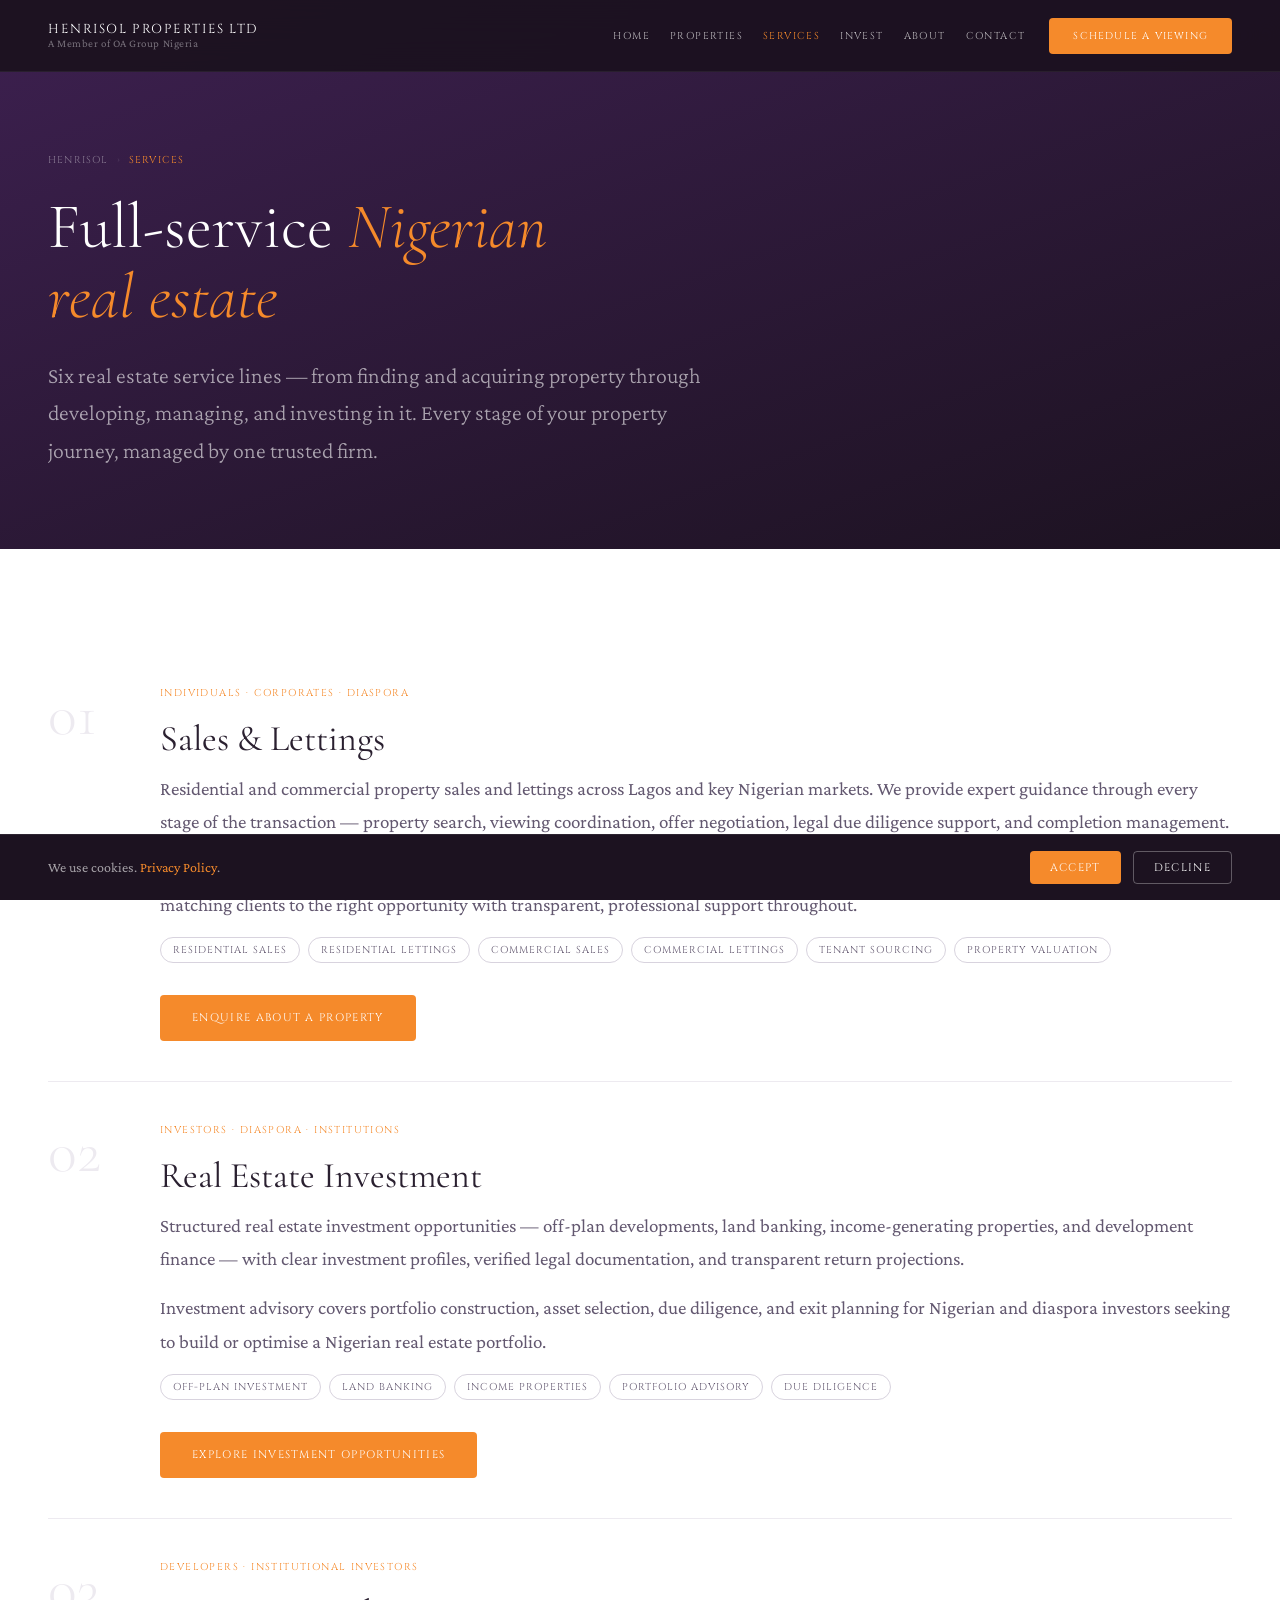
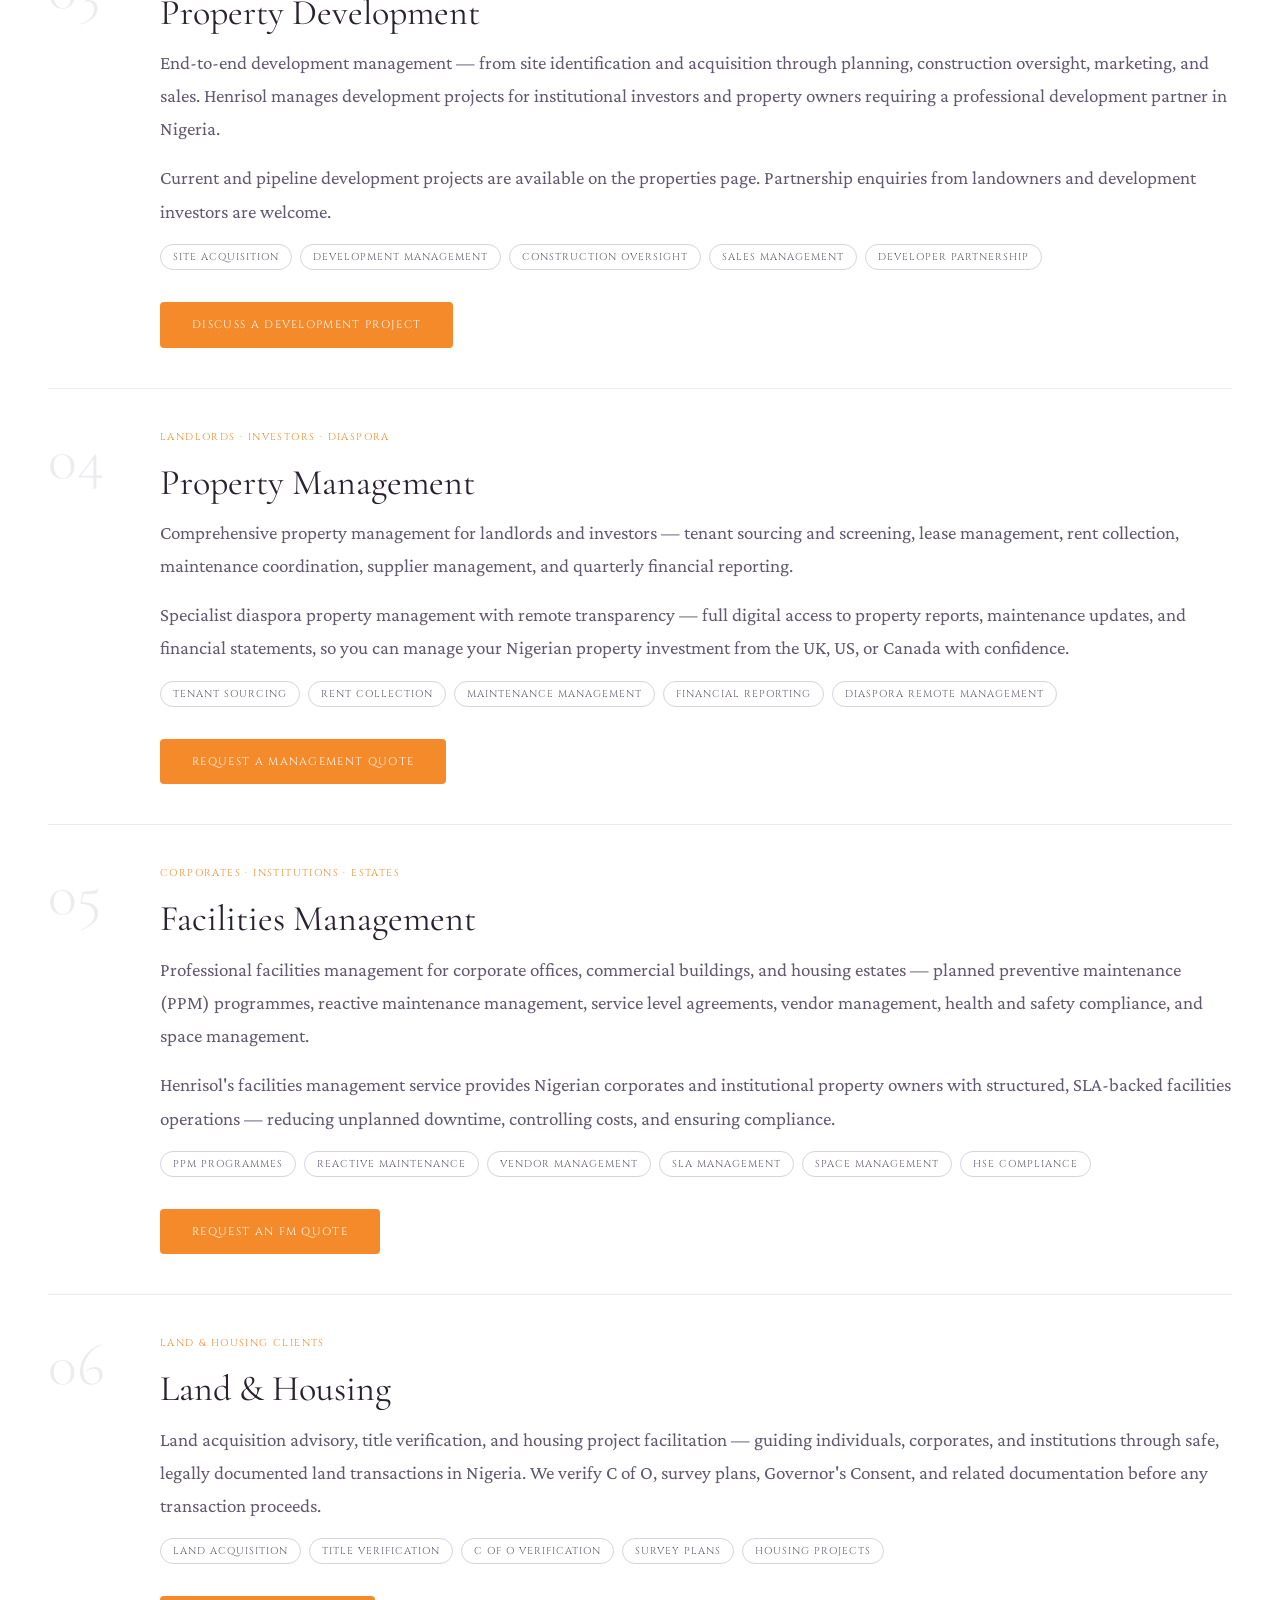
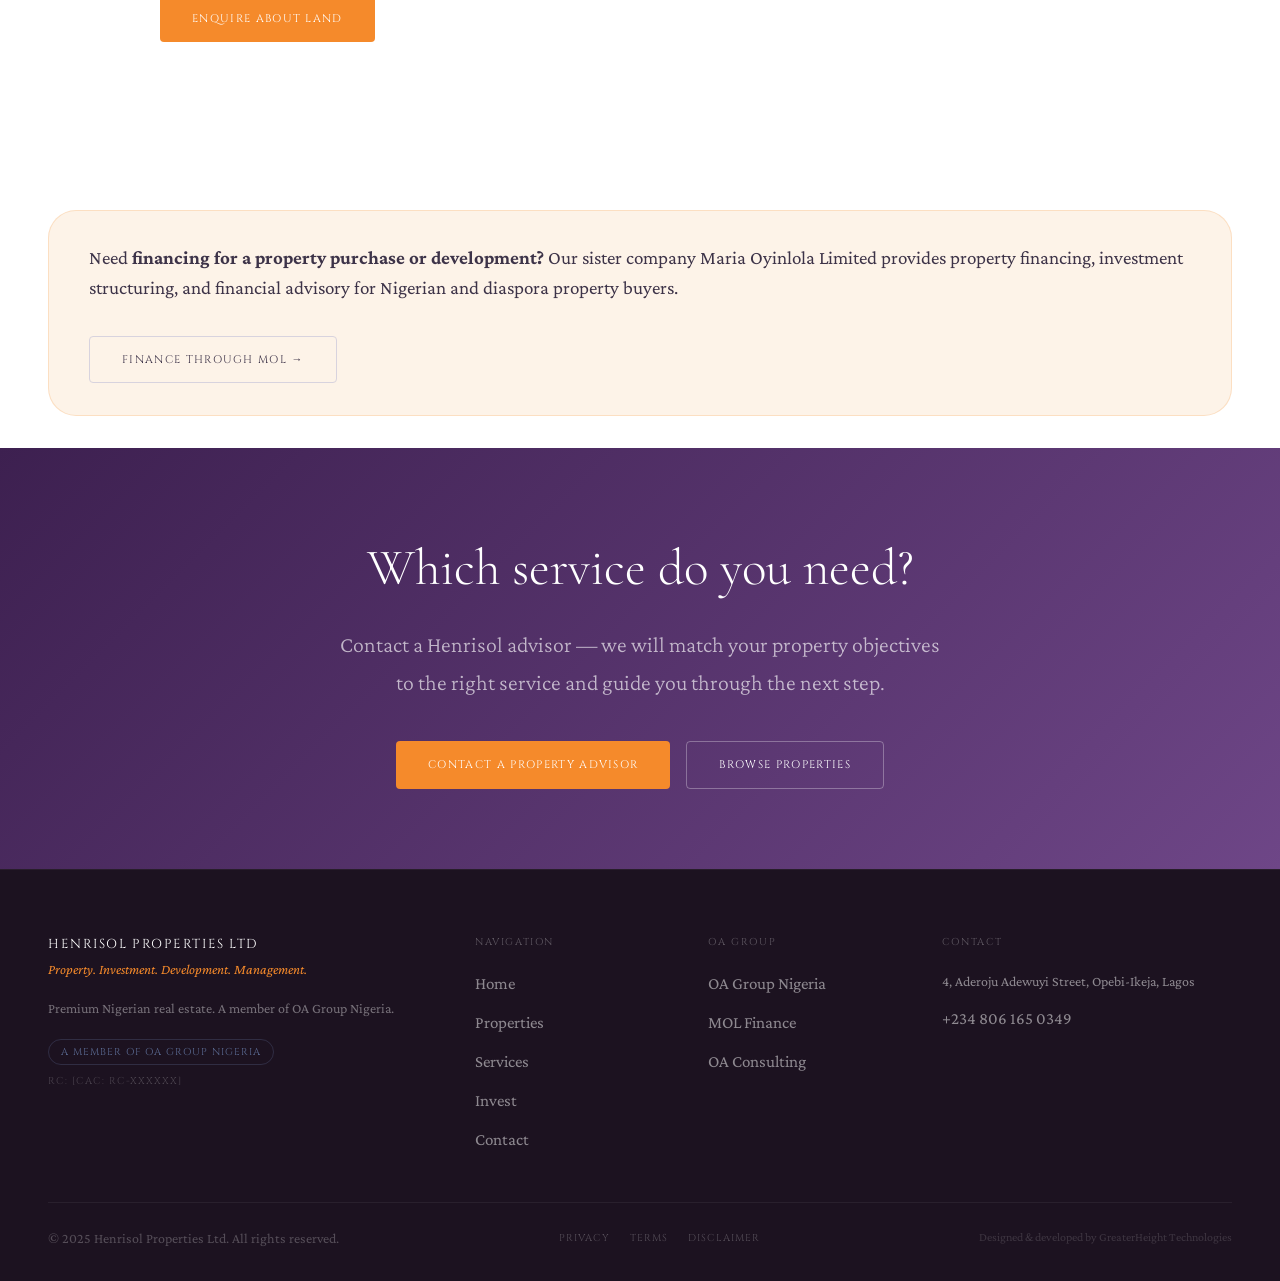
<file: services/index.html>
<!DOCTYPE html>
<html lang="en">
<head>
  <meta charset="UTF-8"><meta name="viewport" content="width=device-width, initial-scale=1.0">
  <title>Services — Henrisol Properties Ltd | Property Sales, Management, Development | Nigeria</title>
  <meta name="description" content="Full-service Nigerian real estate — property sales, lettings, investment advisory, development, property management, and facilities management by Henrisol Properties.">
  <link rel="canonical" href="https://henrisol.oagroupng.com/services/">
  <link rel="preconnect" href="https://fonts.googleapis.com"><link rel="preconnect" href="https://fonts.gstatic.com" crossorigin>
  <link href="https://fonts.googleapis.com/css2?family=Cinzel:wght@400;600;700&family=Cormorant+Garamond:ital,wght@0,300;0,400;0,600;1,300;1,400&family=Crimson+Pro:ital,wght@0,300;0,400;0,500;0,600;1,300;1,400&display=swap" rel="stylesheet">
  <link rel="stylesheet" href="/css/variables.css"><link rel="stylesheet" href="/css/styles.css"><link rel="stylesheet" href="/css/animations.css"><link rel="stylesheet" href="/css/responsive.css">
  <style>
    .page-hero{background:linear-gradient(160deg,var(--h-purple-deep) 0%,var(--dark-bg) 100%);padding-top:calc(var(--nav-height) + var(--sp-20));padding-bottom:var(--sp-20);}
    .service-detail{display:grid;grid-template-columns:80px 1fr;gap:var(--sp-8);padding:var(--sp-10) 0;border-bottom:1px solid var(--grey-100);align-items:start;}
    .service-detail:last-child{border-bottom:none;}
    .service-detail__num{font-family:var(--font-display);font-size:var(--text-5xl);font-weight:300;color:var(--grey-100);line-height:1;}
    .service-detail__name{font-family:var(--font-display);font-size:var(--text-3xl);font-weight:400;color:var(--grey-800);margin-bottom:var(--sp-3);line-height:1.2;}
    .service-detail__audience{font-family:var(--font-label);font-size:10px;letter-spacing:0.14em;text-transform:uppercase;color:var(--h-amber);margin-bottom:var(--sp-4);}
    .service-detail__desc{font-family:var(--font-body);font-size:var(--text-lg);color:var(--grey-600);line-height:1.75;margin-bottom:var(--sp-4);}
    .service-detail__tags{display:flex;flex-wrap:wrap;gap:var(--sp-2);margin:var(--sp-4) 0;}
    .service-tag{font-family:var(--font-label);font-size:10px;letter-spacing:0.1em;text-transform:uppercase;padding:0.25rem 0.75rem;border:1px solid var(--grey-200);border-radius:var(--radius-full);color:var(--grey-600);}
    @media(max-width:768px){.service-detail{grid-template-columns:1fr;gap:var(--sp-3);}}
  </style>
</head>
<body>
  <a href="#main" class="skip-link">Skip to main content</a>
  <nav class="nav" id="mainNav" role="navigation" aria-label="Main navigation"><div class="nav__inner"><a href="/" class="nav__logo"><span class="nav__logo-name">Henrisol Properties Ltd</span><span class="nav__logo-sub">A Member of OA Group Nigeria</span></a><div class="nav__links"><a href="/" class="nav__link">Home</a><a href="/properties/" class="nav__link">Properties</a><a href="/services/" class="nav__link nav__link--active">Services</a><a href="/invest/" class="nav__link">Invest</a><a href="/about/" class="nav__link">About</a><a href="/contact/" class="nav__link">Contact</a></div><a href="/contact/" class="nav__cta">Schedule a Viewing</a><button class="nav__hamburger" id="navHamburger" aria-label="Open menu" aria-expanded="false" aria-controls="mobileMenu"><span></span><span></span><span></span></button></div></nav>
  <div class="nav__mobile" id="mobileMenu"><a href="/" class="nav__link">Home</a><a href="/properties/" class="nav__link">Properties</a><a href="/services/" class="nav__link">Services</a><a href="/invest/" class="nav__link">Invest</a><a href="/about/" class="nav__link">About</a><a href="/contact/" class="nav__link">Contact</a><a href="/contact/" class="nav__cta" style="margin-top:var(--sp-4);">Schedule a Viewing</a></div>
  <main id="main">
    <section class="page-hero">
      <div class="container">
        <nav aria-label="Breadcrumb" class="breadcrumb"><a href="/">Henrisol</a><span class="breadcrumb__sep">›</span><span class="breadcrumb__current">Services</span></nav>
        <h1 style="font-family:var(--font-display);font-weight:300;font-size:clamp(2.5rem,5vw,5rem);color:var(--white);line-height:1.1;max-width:18ch;margin-bottom:var(--sp-6);">Full-service <em style="color:var(--h-amber);">Nigerian real estate</em></h1>
        <p style="font-family:var(--font-body);font-size:var(--text-xl);color:rgba(255,255,255,0.6);max-width:55ch;font-weight:300;line-height:1.7;">Six real estate service lines — from finding and acquiring property through developing, managing, and investing in it. Every stage of your property journey, managed by one trusted firm.</p>
      </div>
    </section>
    <section class="section section--lg"><div class="container">
      <div class="service-detail reveal"><div class="service-detail__num" aria-hidden="true">01</div><div>
        <div class="service-detail__audience">Individuals · Corporates · Diaspora</div>
        <h2 class="service-detail__name">Sales & Lettings</h2>
        <p class="service-detail__desc">Residential and commercial property sales and lettings across Lagos and key Nigerian markets. We provide expert guidance through every stage of the transaction — property search, viewing coordination, offer negotiation, legal due diligence support, and completion management.</p>
        <p class="service-detail__desc">Our sales and lettings team works with buyers, sellers, landlords, and tenants — maintaining an active portfolio of verified properties and matching clients to the right opportunity with transparent, professional support throughout.</p>
        <div class="service-detail__tags"><span class="service-tag">Residential Sales</span><span class="service-tag">Residential Lettings</span><span class="service-tag">Commercial Sales</span><span class="service-tag">Commercial Lettings</span><span class="service-tag">Tenant Sourcing</span><span class="service-tag">Property Valuation</span></div>
        <a href="/contact/" class="btn btn-amber" style="margin-top:var(--sp-4);">Enquire About a Property</a>
      </div></div>

      <div class="service-detail reveal"><div class="service-detail__num" aria-hidden="true">02</div><div>
        <div class="service-detail__audience">Investors · Diaspora · Institutions</div>
        <h2 class="service-detail__name">Real Estate Investment</h2>
        <p class="service-detail__desc">Structured real estate investment opportunities — off-plan developments, land banking, income-generating properties, and development finance — with clear investment profiles, verified legal documentation, and transparent return projections.</p>
        <p class="service-detail__desc">Investment advisory covers portfolio construction, asset selection, due diligence, and exit planning for Nigerian and diaspora investors seeking to build or optimise a Nigerian real estate portfolio.</p>
        <div class="service-detail__tags"><span class="service-tag">Off-Plan Investment</span><span class="service-tag">Land Banking</span><span class="service-tag">Income Properties</span><span class="service-tag">Portfolio Advisory</span><span class="service-tag">Due Diligence</span></div>
        <a href="/invest/" class="btn btn-amber" style="margin-top:var(--sp-4);">Explore Investment Opportunities</a>
      </div></div>

      <div class="service-detail reveal"><div class="service-detail__num" aria-hidden="true">03</div><div>
        <div class="service-detail__audience">Developers · Institutional Investors</div>
        <h2 class="service-detail__name">Property Development</h2>
        <p class="service-detail__desc">End-to-end development management — from site identification and acquisition through planning, construction oversight, marketing, and sales. Henrisol manages development projects for institutional investors and property owners requiring a professional development partner in Nigeria.</p>
        <p class="service-detail__desc">Current and pipeline development projects are available on the properties page. Partnership enquiries from landowners and development investors are welcome.</p>
        <div class="service-detail__tags"><span class="service-tag">Site Acquisition</span><span class="service-tag">Development Management</span><span class="service-tag">Construction Oversight</span><span class="service-tag">Sales Management</span><span class="service-tag">Developer Partnership</span></div>
        <a href="/contact/" class="btn btn-amber" style="margin-top:var(--sp-4);">Discuss a Development Project</a>
      </div></div>

      <div class="service-detail reveal"><div class="service-detail__num" aria-hidden="true">04</div><div>
        <div class="service-detail__audience">Landlords · Investors · Diaspora</div>
        <h2 class="service-detail__name">Property Management</h2>
        <p class="service-detail__desc">Comprehensive property management for landlords and investors — tenant sourcing and screening, lease management, rent collection, maintenance coordination, supplier management, and quarterly financial reporting.</p>
        <p class="service-detail__desc">Specialist diaspora property management with remote transparency — full digital access to property reports, maintenance updates, and financial statements, so you can manage your Nigerian property investment from the UK, US, or Canada with confidence.</p>
        <div class="service-detail__tags"><span class="service-tag">Tenant Sourcing</span><span class="service-tag">Rent Collection</span><span class="service-tag">Maintenance Management</span><span class="service-tag">Financial Reporting</span><span class="service-tag">Diaspora Remote Management</span></div>
        <a href="/contact/" class="btn btn-amber" style="margin-top:var(--sp-4);">Request a Management Quote</a>
      </div></div>

      <div class="service-detail reveal"><div class="service-detail__num" aria-hidden="true">05</div><div>
        <div class="service-detail__audience">Corporates · Institutions · Estates</div>
        <h2 class="service-detail__name">Facilities Management</h2>
        <p class="service-detail__desc">Professional facilities management for corporate offices, commercial buildings, and housing estates — planned preventive maintenance (PPM) programmes, reactive maintenance management, service level agreements, vendor management, health and safety compliance, and space management.</p>
        <p class="service-detail__desc">Henrisol's facilities management service provides Nigerian corporates and institutional property owners with structured, SLA-backed facilities operations — reducing unplanned downtime, controlling costs, and ensuring compliance.</p>
        <div class="service-detail__tags"><span class="service-tag">PPM Programmes</span><span class="service-tag">Reactive Maintenance</span><span class="service-tag">Vendor Management</span><span class="service-tag">SLA Management</span><span class="service-tag">Space Management</span><span class="service-tag">HSE Compliance</span></div>
        <a href="/contact/" class="btn btn-amber" style="margin-top:var(--sp-4);">Request an FM Quote</a>
      </div></div>

      <div class="service-detail reveal"><div class="service-detail__num" aria-hidden="true">06</div><div>
        <div class="service-detail__audience">Land & Housing Clients</div>
        <h2 class="service-detail__name">Land & Housing</h2>
        <p class="service-detail__desc">Land acquisition advisory, title verification, and housing project facilitation — guiding individuals, corporates, and institutions through safe, legally documented land transactions in Nigeria. We verify C of O, survey plans, Governor's Consent, and related documentation before any transaction proceeds.</p>
        <div class="service-detail__tags"><span class="service-tag">Land Acquisition</span><span class="service-tag">Title Verification</span><span class="service-tag">C of O Verification</span><span class="service-tag">Survey Plans</span><span class="service-tag">Housing Projects</span></div>
        <a href="/contact/" class="btn btn-amber" style="margin-top:var(--sp-4);">Enquire About Land</a>
      </div></div>
    </div></section>

    <div style="padding-block:var(--sp-8);"><div class="container"><div class="cross-referral reveal"><p class="cross-referral__text">Need <strong>financing for a property purchase or development?</strong> Our sister company Maria Oyinlola Limited provides property financing, investment structuring, and financial advisory for Nigerian and diaspora property buyers.</p><a href="https://mol.oagroupng.com" class="btn btn-secondary" target="_blank" rel="noopener">Finance Through MOL →</a></div></div></div>

    <section class="cta-banner"><div class="cta-banner__content"><h2 class="cta-banner__title reveal">Which service do you need?</h2><p class="cta-banner__sub reveal reveal--delay-1">Contact a Henrisol advisor — we will match your property objectives to the right service and guide you through the next step.</p><div class="cta-banner__actions reveal reveal--delay-2"><a href="/contact/" class="btn btn-amber">Contact a Property Advisor</a><a href="/properties/" class="btn btn-outline">Browse Properties</a></div></div></section>
  </main>
  <footer class="footer" role="contentinfo"><div class="container"><div class="footer__grid"><div><div class="footer__brand-name">Henrisol Properties Ltd</div><div class="footer__brand-tag">Property. Investment. Development. Management.</div><p class="footer__desc">Premium Nigerian real estate. A member of OA Group Nigeria.</p><a href="https://oagroupng.com" class="footer__group-badge" target="_blank" rel="noopener">A Member of OA Group Nigeria</a><div class="footer__cac">RC: [CAC: RC-XXXXXX]</div></div><div><div class="footer__col-title">Navigation</div><nav class="footer__links"><a href="/" class="footer__link">Home</a><a href="/properties/" class="footer__link">Properties</a><a href="/services/" class="footer__link">Services</a><a href="/invest/" class="footer__link">Invest</a><a href="/contact/" class="footer__link">Contact</a></nav></div><div><div class="footer__col-title">OA Group</div><nav class="footer__links"><a href="https://oagroupng.com" class="footer__link" target="_blank" rel="noopener">OA Group Nigeria</a><a href="https://mol.oagroupng.com" class="footer__link" target="_blank" rel="noopener">MOL Finance</a><a href="https://oaconsulting.oagroupng.com" class="footer__link" target="_blank" rel="noopener">OA Consulting</a></nav></div><div><div class="footer__col-title">Contact</div><address style="font-style:normal;"><p class="footer__contact-item">4, Aderoju Adewuyi Street, Opebi-Ikeja, Lagos</p><p class="footer__contact-item"><a href="tel:+2348061650349" class="footer__link">+234 806 165 0349</a></p></address></div></div><div class="footer__bottom"><p class="footer__copy">© 2025 Henrisol Properties Ltd. All rights reserved.</p><nav class="footer__legal"><a href="/privacy/">Privacy</a><a href="/terms/">Terms</a><a href="/disclaimer/">Disclaimer</a></nav><p class="footer__dev">Designed & developed by GreaterHeight Technologies</p></div></div></footer>
  <button id="backToTop" aria-label="Back to top" style="position:fixed;bottom:2rem;right:2rem;width:44px;height:44px;border-radius:50%;background:var(--h-amber);border:none;color:var(--white);font-size:18px;display:flex;align-items:center;justify-content:center;opacity:0;pointer-events:none;transition:opacity 0.3s;z-index:500;cursor:pointer;">↑</button>
  <div class="cookie-banner" id="cookieBanner"><p class="cookie-banner__text">We use cookies. <a href="/privacy/" style="color:var(--h-amber);">Privacy Policy</a>.</p><div class="cookie-banner__actions"><button id="cookieAccept" class="btn btn-amber" style="padding:0.5rem 1.25rem;font-size:11px;">Accept</button><button id="cookieDecline" class="btn btn-outline" style="padding:0.5rem 1.25rem;font-size:11px;">Decline</button></div></div>
  <script src="/js/navigation.js" defer></script><script src="/js/main.js" defer></script>
</body>
</html>
</file>
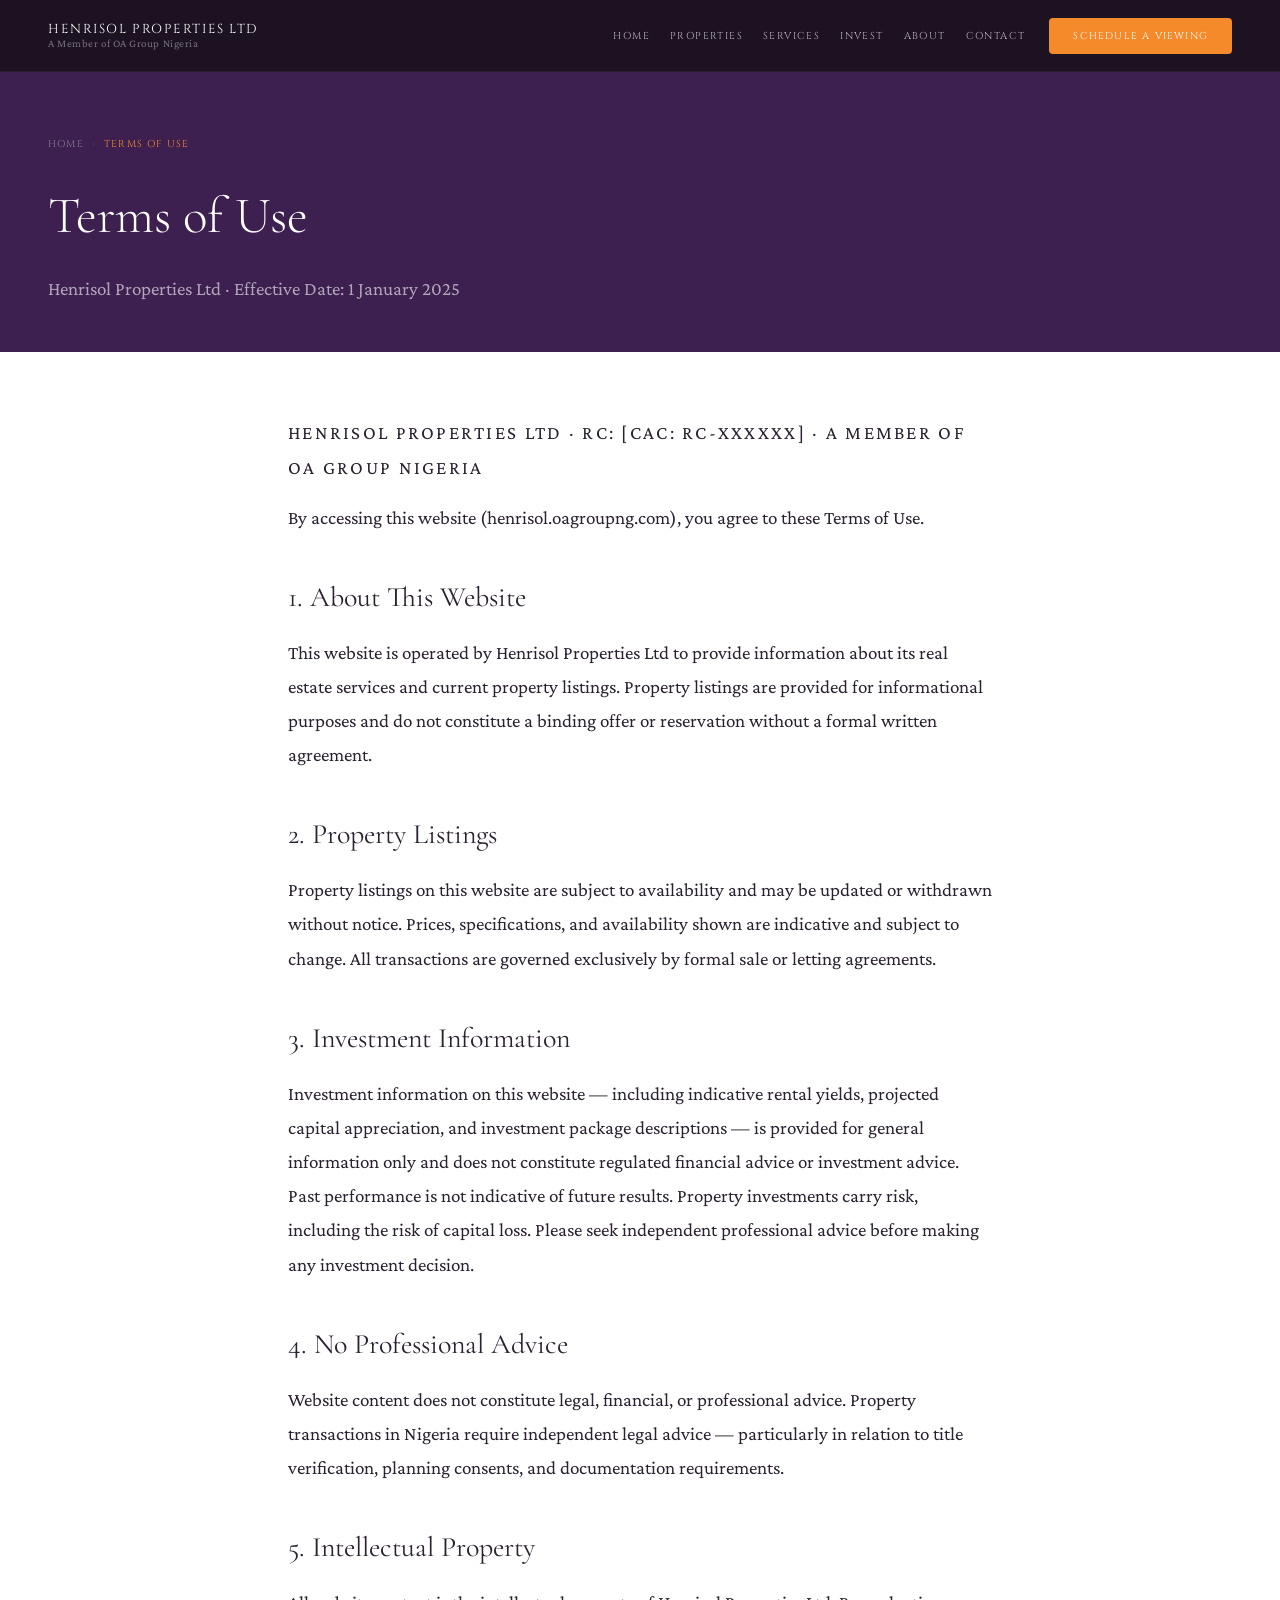
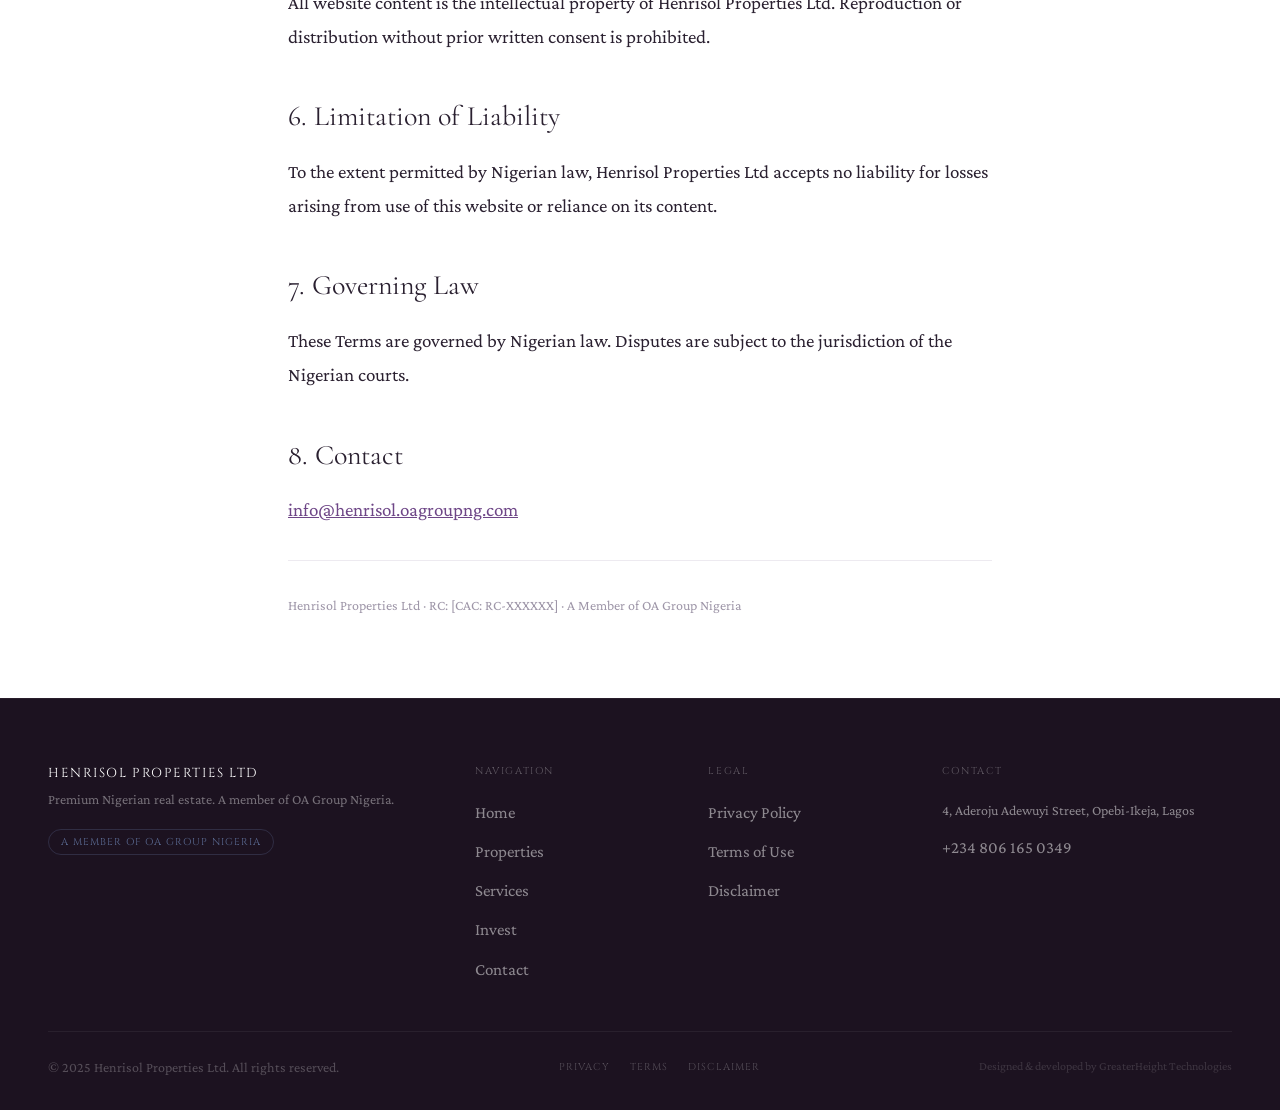
<file: terms/index.html>
<!DOCTYPE html>
<html lang="en"><head><meta charset="UTF-8"><meta name="viewport" content="width=device-width, initial-scale=1.0"><title>Terms of Use — Henrisol Properties Ltd</title><link rel="canonical" href="https://henrisol.oagroupng.com/terms/"><link rel="preconnect" href="https://fonts.googleapis.com"><link rel="preconnect" href="https://fonts.gstatic.com" crossorigin><link href="https://fonts.googleapis.com/css2?family=Cinzel:wght@400;600;700&family=Cormorant+Garamond:ital,wght@0,300;0,400;0,600;1,300;1,400&family=Crimson+Pro:ital,wght@0,300;0,400;0,500;0,600;1,300;1,400&display=swap" rel="stylesheet"><link rel="stylesheet" href="/css/variables.css"><link rel="stylesheet" href="/css/styles.css"><link rel="stylesheet" href="/css/responsive.css"><style>.legal-hero{background:var(--h-purple-deep);padding-top:calc(var(--nav-height) + var(--sp-16));padding-bottom:var(--sp-12);}.legal-body{max-width:800px;margin:0 auto;padding:var(--sp-16) var(--gutter);}.legal-body h2{font-family:var(--font-display);font-size:var(--text-2xl);color:var(--grey-800);margin:var(--sp-10) 0 var(--sp-4);font-weight:400;}.legal-body p{font-family:var(--font-body);font-size:var(--text-lg);color:var(--grey-800);line-height:1.8;margin-bottom:var(--sp-4);max-width:none;}.legal-body ul{margin:var(--sp-4) 0 var(--sp-6) var(--sp-6);}.legal-body ul li{font-family:var(--font-body);font-size:var(--text-lg);color:var(--grey-800);line-height:1.8;margin-bottom:var(--sp-2);list-style:disc;}.legal-body a{color:var(--h-purple);text-decoration:underline;}.legal-meta{font-family:var(--font-label);font-size:10px;letter-spacing:0.12em;text-transform:uppercase;color:var(--grey-400);margin-bottom:var(--sp-8);}.legal-divider{border:none;border-top:1px solid var(--grey-100);margin:var(--sp-8) 0;}</style></head><body>
<a href="#main" class="skip-link">Skip to main content</a>
<nav class="nav" id="mainNav" role="navigation" aria-label="Main navigation"><div class="nav__inner"><a href="/" class="nav__logo"><span class="nav__logo-name">Henrisol Properties Ltd</span><span class="nav__logo-sub">A Member of OA Group Nigeria</span></a><div class="nav__links"><a href="/" class="nav__link">Home</a><a href="/properties/" class="nav__link">Properties</a><a href="/services/" class="nav__link">Services</a><a href="/invest/" class="nav__link">Invest</a><a href="/about/" class="nav__link">About</a><a href="/contact/" class="nav__link">Contact</a></div><a href="/contact/" class="nav__cta">Schedule a Viewing</a><button class="nav__hamburger" id="navHamburger" aria-label="Open menu" aria-expanded="false" aria-controls="mobileMenu"><span></span><span></span><span></span></button></div></nav>
<div class="nav__mobile" id="mobileMenu"><a href="/" class="nav__link">Home</a><a href="/properties/" class="nav__link">Properties</a><a href="/services/" class="nav__link">Services</a><a href="/invest/" class="nav__link">Invest</a><a href="/contact/" class="nav__link">Contact</a><a href="/contact/" class="nav__cta" style="margin-top:var(--sp-4);">Schedule a Viewing</a></div>
<main id="main">
<section class="legal-hero"><div class="container"><nav aria-label="Breadcrumb" class="breadcrumb"><a href="/">Home</a><span class="breadcrumb__sep">›</span><span class="breadcrumb__current">Terms of Use</span></nav><h1 style="font-family:var(--font-display);font-weight:300;font-size:clamp(2rem,4vw,3.5rem);color:var(--white);margin-bottom:var(--sp-4);">Terms of Use</h1><p style="font-family:var(--font-body);color:rgba(255,255,255,0.6);font-size:var(--text-lg);">Henrisol Properties Ltd · Effective Date: 1 January 2025</p></div></section>
<article class="legal-body">
<p class="legal-meta">Henrisol Properties Ltd · RC: [CAC: RC-XXXXXX] · A Member of OA Group Nigeria</p>
<p>By accessing this website (henrisol.oagroupng.com), you agree to these Terms of Use.</p>
<h2>1. About This Website</h2>
<p>This website is operated by Henrisol Properties Ltd to provide information about its real estate services and current property listings. Property listings are provided for informational purposes and do not constitute a binding offer or reservation without a formal written agreement.</p>
<h2>2. Property Listings</h2>
<p>Property listings on this website are subject to availability and may be updated or withdrawn without notice. Prices, specifications, and availability shown are indicative and subject to change. All transactions are governed exclusively by formal sale or letting agreements.</p>
<h2>3. Investment Information</h2>
<p>Investment information on this website — including indicative rental yields, projected capital appreciation, and investment package descriptions — is provided for general information only and does not constitute regulated financial advice or investment advice. Past performance is not indicative of future results. Property investments carry risk, including the risk of capital loss. Please seek independent professional advice before making any investment decision.</p>
<h2>4. No Professional Advice</h2>
<p>Website content does not constitute legal, financial, or professional advice. Property transactions in Nigeria require independent legal advice — particularly in relation to title verification, planning consents, and documentation requirements.</p>
<h2>5. Intellectual Property</h2>
<p>All website content is the intellectual property of Henrisol Properties Ltd. Reproduction or distribution without prior written consent is prohibited.</p>
<h2>6. Limitation of Liability</h2>
<p>To the extent permitted by Nigerian law, Henrisol Properties Ltd accepts no liability for losses arising from use of this website or reliance on its content.</p>
<h2>7. Governing Law</h2>
<p>These Terms are governed by Nigerian law. Disputes are subject to the jurisdiction of the Nigerian courts.</p>
<h2>8. Contact</h2>
<p><a href="mailto:info@henrisol.oagroupng.com">info@henrisol.oagroupng.com</a></p>
<hr class="legal-divider"><p style="font-size:var(--text-sm);color:var(--grey-400);">Henrisol Properties Ltd · RC: [CAC: RC-XXXXXX] · A Member of OA Group Nigeria</p>
</article></main>
<footer class="footer" role="contentinfo"><div class="container"><div class="footer__grid"><div><div class="footer__brand-name">Henrisol Properties Ltd</div><p class="footer__desc">Premium Nigerian real estate. A member of OA Group Nigeria.</p><a href="https://oagroupng.com" class="footer__group-badge" target="_blank" rel="noopener">A Member of OA Group Nigeria</a></div><div><div class="footer__col-title">Navigation</div><nav class="footer__links"><a href="/" class="footer__link">Home</a><a href="/properties/" class="footer__link">Properties</a><a href="/services/" class="footer__link">Services</a><a href="/invest/" class="footer__link">Invest</a><a href="/contact/" class="footer__link">Contact</a></nav></div><div><div class="footer__col-title">Legal</div><nav class="footer__links"><a href="/privacy/" class="footer__link">Privacy Policy</a><a href="/terms/" class="footer__link">Terms of Use</a><a href="/disclaimer/" class="footer__link">Disclaimer</a></nav></div><div><div class="footer__col-title">Contact</div><address style="font-style:normal;"><p class="footer__contact-item">4, Aderoju Adewuyi Street, Opebi-Ikeja, Lagos</p><p class="footer__contact-item"><a href="tel:+2348061650349" class="footer__link">+234 806 165 0349</a></p></address></div></div><div class="footer__bottom"><p class="footer__copy">© 2025 Henrisol Properties Ltd. All rights reserved.</p><nav class="footer__legal"><a href="/privacy/">Privacy</a><a href="/terms/">Terms</a><a href="/disclaimer/">Disclaimer</a></nav><p class="footer__dev">Designed & developed by GreaterHeight Technologies</p></div></div></footer>
<script src="/js/navigation.js" defer></script><script src="/js/main.js" defer></script>
</body></html>
</file>
<file: css/variables.css>
/* ============================================================
   Henrisol Properties Ltd — CSS Custom Properties
   Primary: #6E4687 | Accent: #F58A2B | Support: #EEE4EC
   ============================================================ */
:root {
  /* Henrisol Brand Colours */
  --h-purple:       #6E4687;
  --h-purple-dark:  #57366B;
  --h-purple-deep:  #3D2050;
  --h-purple-mid:   #8A5CA8;
  --h-amber:        #F58A2B;
  --h-amber-dark:   #D4711A;
  --h-amber-pale:   #FDF3E8;
  --h-lilac:        #EEE4EC;
  --h-lilac-mid:    #D8C8D5;

  /* Dark backgrounds */
  --dark-bg:        #1C1220;
  --dark-mid:       #241830;
  --dark-card:      #2E2040;

  /* Neutrals */
  --white:          #FFFFFF;
  --off-white:      #FAF8FC;
  --grey-50:        #F7F5F9;
  --grey-100:       #EDEAF0;
  --grey-200:       #D8D3DE;
  --grey-400:       #9E96A8;
  --grey-600:       #635870;
  --grey-700:       #3D3348;
  --grey-800:       #2A2030;

  /* Group colours (footer) */
  --group-blue:     #5C6C94;

  /* Typography */
  --font-display:   'Cormorant Garamond', Georgia, serif;
  --font-label:     'Cinzel', 'Times New Roman', serif;
  --font-body:      'Crimson Pro', Georgia, serif;

  /* Type scale */
  --text-xs:   0.75rem;    --text-sm:   0.875rem;
  --text-base: 1.0625rem;  --text-lg:   1.1875rem;
  --text-xl:   1.375rem;   --text-2xl:  1.75rem;
  --text-3xl:  2.25rem;    --text-4xl:  2.875rem;
  --text-5xl:  3.75rem;    --text-6xl:  5rem;

  /* Spacing */
  --sp-1:0.25rem; --sp-2:0.5rem;  --sp-3:0.75rem; --sp-4:1rem;
  --sp-5:1.25rem; --sp-6:1.5rem;  --sp-8:2rem;    --sp-10:2.5rem;
  --sp-12:3rem;   --sp-16:4rem;   --sp-20:5rem;   --sp-24:6rem;

  /* Layout */
  --nav-height: 72px;
  --max-width:  1280px;
  --gutter:     clamp(1.25rem, 5vw, 3rem);
  --radius-sm:  4px;  --radius-md: 8px;
  --radius-lg:  12px; --radius-xl: 20px;
  --radius-2xl: 28px; --radius-full: 999px;

  /* Shadows */
  --shadow-sm: 0 1px 4px rgba(110,70,135,0.06);
  --shadow-md: 0 4px 20px rgba(110,70,135,0.10);
  --shadow-lg: 0 8px 40px rgba(110,70,135,0.14);

  /* Animation */
  --duration-fast: 0.15s;
  --duration:      0.25s;
  --ease:          cubic-bezier(0.4, 0, 0.2, 1);
}
</file>
<file: css/styles.css>
/* ============================================================
   Henrisol Properties Ltd — Core Styles
   ============================================================ */
*,*::before,*::after{box-sizing:border-box;margin:0;padding:0;}
html{scroll-behavior:smooth;-webkit-text-size-adjust:100%;}
body{font-family:var(--font-body);background:var(--white);color:var(--grey-800);line-height:1.6;}
img{max-width:100%;height:auto;display:block;}
a{color:inherit;text-decoration:none;}
button{cursor:pointer;font-family:inherit;border:none;background:none;}

.skip-link{position:absolute;top:-100px;left:0;z-index:1000;background:var(--h-amber);color:var(--white);padding:0.75rem 1.5rem;font-family:var(--font-label);font-size:11px;letter-spacing:0.1em;}
.skip-link:focus{top:0;}

.container{width:100%;max-width:var(--max-width);margin:0 auto;padding:0 var(--gutter);}
.section{padding-block:var(--sp-20);}
.section--lg{padding-block:var(--sp-24);}

/* Navigation */
.nav{position:fixed;top:0;left:0;right:0;z-index:900;height:var(--nav-height);background:rgba(28,18,32,0.97);backdrop-filter:blur(16px);border-bottom:1px solid rgba(255,255,255,0.06);}
.nav__inner{display:flex;align-items:center;gap:var(--sp-6);height:100%;padding:0 var(--gutter);max-width:var(--max-width);margin:0 auto;}
.nav__logo{display:flex;flex-direction:column;line-height:1;text-decoration:none;}
.nav__logo-name{font-family:var(--font-label);font-size:13px;letter-spacing:0.12em;text-transform:uppercase;color:var(--white);}
.nav__logo-sub{font-family:var(--font-body);font-size:11px;color:rgba(255,255,255,0.4);letter-spacing:0.05em;margin-top:2px;}
.nav__links{display:flex;align-items:center;gap:var(--sp-5);margin-left:auto;}
.nav__link{font-family:var(--font-label);font-size:10px;letter-spacing:0.14em;text-transform:uppercase;color:rgba(255,255,255,0.7);transition:color var(--duration-fast);}
.nav__link:hover,.nav__link--active{color:var(--h-amber);}
.nav__cta{font-family:var(--font-label);font-size:10px;letter-spacing:0.12em;text-transform:uppercase;background:var(--h-amber);color:var(--white);padding:0.625rem 1.5rem;border-radius:var(--radius-sm);transition:background var(--duration-fast);flex-shrink:0;}
.nav__cta:hover{background:var(--h-amber-dark);}
.nav__hamburger{display:none;flex-direction:column;gap:5px;padding:0.5rem;margin-left:var(--sp-3);}
.nav__hamburger span{display:block;width:22px;height:2px;background:rgba(255,255,255,0.8);border-radius:2px;transition:all var(--duration);}
.nav__mobile{display:none;position:fixed;inset:0;top:var(--nav-height);background:var(--dark-bg);z-index:800;flex-direction:column;padding:var(--sp-6) var(--gutter);gap:var(--sp-4);overflow-y:auto;}
.nav__mobile.open{display:flex;}

.breadcrumb{font-family:var(--font-label);font-size:10px;letter-spacing:0.12em;text-transform:uppercase;display:flex;align-items:center;gap:var(--sp-2);color:rgba(255,255,255,0.4);margin-bottom:var(--sp-6);}
.breadcrumb a{color:rgba(255,255,255,0.4);transition:color var(--duration-fast);}
.breadcrumb a:hover{color:var(--h-amber);}
.breadcrumb__sep{color:rgba(255,255,255,0.2);}
.breadcrumb__current{color:var(--h-amber);}

/* Buttons */
.btn{display:inline-flex;align-items:center;gap:var(--sp-2);font-family:var(--font-label);font-size:11px;letter-spacing:0.12em;text-transform:uppercase;padding:0.875rem 2rem;border-radius:var(--radius-sm);transition:all var(--duration-fast);cursor:pointer;text-decoration:none;white-space:nowrap;}
.btn-amber{background:var(--h-amber);color:var(--white);}
.btn-amber:hover{background:var(--h-amber-dark);}
.btn-purple{background:var(--h-purple);color:var(--white);}
.btn-purple:hover{background:var(--h-purple-dark);}
.btn-outline{background:transparent;color:var(--white);border:1px solid rgba(255,255,255,0.3);}
.btn-outline:hover{border-color:var(--h-amber);color:var(--h-amber);}
.btn-outline-purple{background:transparent;color:var(--h-purple);border:1px solid var(--h-purple);}
.btn-outline-purple:hover{background:var(--h-purple);color:var(--white);}
.btn-secondary{background:transparent;color:var(--grey-700);border:1px solid var(--grey-200);}
.btn-secondary:hover{background:var(--h-amber-pale);border-color:var(--h-amber);color:var(--h-amber-dark);}

/* Typography helpers */
.section-label{font-family:var(--font-label);font-size:10px;letter-spacing:0.16em;text-transform:uppercase;color:var(--h-amber);display:block;margin-bottom:var(--sp-4);}
.section-title{font-family:var(--font-display);font-size:clamp(var(--text-3xl),4vw,var(--text-5xl));font-weight:300;color:var(--grey-800);line-height:1.1;margin-bottom:var(--sp-6);max-width:22ch;}
.section-title--light{color:var(--white);}
.section-body{font-family:var(--font-body);font-size:var(--text-lg);color:var(--grey-600);line-height:1.75;max-width:56ch;}
.lead{font-family:var(--font-body);font-size:var(--text-xl);color:var(--grey-600);line-height:1.7;max-width:60ch;}

.two-col{display:grid;grid-template-columns:1fr 1fr;gap:clamp(var(--sp-10),5vw,var(--sp-20));align-items:start;}
.two-col--wide{grid-template-columns:1.4fr 1fr;}

/* Property listing cards */
.listings-grid{display:grid;grid-template-columns:repeat(3,1fr);gap:var(--sp-6);}
.listing-card{border-radius:var(--radius-xl);overflow:hidden;background:var(--white);border:1px solid var(--grey-100);transition:transform var(--duration) var(--ease),box-shadow var(--duration) var(--ease);display:flex;flex-direction:column;}
.listing-card:hover{transform:translateY(-5px);box-shadow:var(--shadow-md);}
.listing-card__img{aspect-ratio:4/3;position:relative;overflow:hidden;background:linear-gradient(135deg,var(--h-purple-deep),var(--h-purple));}
.listing-card__img img{width:100%;height:100%;object-fit:cover;transition:transform 0.6s var(--ease);}
.listing-card:hover .listing-card__img img{transform:scale(1.04);}
.listing-card__badge{position:absolute;top:var(--sp-4);left:var(--sp-4);font-family:var(--font-label);font-size:10px;letter-spacing:0.12em;text-transform:uppercase;padding:0.3rem 0.75rem;border-radius:var(--radius-full);}
.listing-card__badge--buy{background:var(--h-purple);color:var(--white);}
.listing-card__badge--rent{background:var(--h-amber);color:var(--white);}
.listing-card__badge--commercial{background:var(--dark-bg);color:var(--white);}
.listing-card__badge--offplan{background:var(--h-purple-deep);color:var(--white);}
.listing-card__price{position:absolute;bottom:var(--sp-4);right:var(--sp-4);font-family:var(--font-display);font-size:var(--text-xl);font-weight:400;color:var(--white);background:rgba(0,0,0,0.6);backdrop-filter:blur(8px);padding:0.375rem 0.875rem;border-radius:var(--radius-sm);}
.listing-card__body{padding:var(--sp-5) var(--sp-6);flex:1;display:flex;flex-direction:column;}
.listing-card__location{font-family:var(--font-label);font-size:10px;letter-spacing:0.12em;text-transform:uppercase;color:var(--h-amber);margin-bottom:var(--sp-2);}
.listing-card__name{font-family:var(--font-display);font-size:var(--text-2xl);font-weight:400;color:var(--grey-800);margin-bottom:var(--sp-3);line-height:1.2;}
.listing-card__specs{display:flex;gap:var(--sp-4);margin-bottom:var(--sp-4);}
.listing-card__spec{font-family:var(--font-body);font-size:var(--text-sm);color:var(--grey-600);display:flex;align-items:center;gap:var(--sp-1);}
.listing-card__desc{font-family:var(--font-body);font-size:var(--text-base);color:var(--grey-600);line-height:1.65;margin-bottom:var(--sp-4);flex:1;}
.listing-card__link{font-family:var(--font-label);font-size:11px;letter-spacing:0.1em;text-transform:uppercase;color:var(--h-purple);display:inline-flex;align-items:center;gap:var(--sp-2);transition:gap var(--duration-fast),color var(--duration-fast);margin-top:auto;}
.listing-card__link:hover{color:var(--h-amber);gap:var(--sp-3);}

/* Search / filter bar */
.search-bar{background:var(--white);border-radius:var(--radius-xl);padding:var(--sp-5) var(--sp-6);box-shadow:var(--shadow-lg);display:grid;grid-template-columns:1fr 1fr 1fr auto;gap:var(--sp-4);align-items:end;}
.search-field label{font-family:var(--font-label);font-size:10px;letter-spacing:0.12em;text-transform:uppercase;color:var(--grey-400);display:block;margin-bottom:var(--sp-2);}
.search-field select,.search-field input{width:100%;background:var(--grey-50);border:1px solid var(--grey-200);border-radius:var(--radius-sm);padding:0.75rem 1rem;font-family:var(--font-body);font-size:var(--text-base);color:var(--grey-800);transition:border-color var(--duration-fast);}
.search-field select:focus,.search-field input:focus{outline:none;border-color:var(--h-purple);}

/* Filter tabs */
.filter-tabs{display:flex;gap:var(--sp-2);flex-wrap:wrap;}
.filter-tab{font-family:var(--font-label);font-size:10px;letter-spacing:0.12em;text-transform:uppercase;padding:0.5rem 1.25rem;border-radius:var(--radius-full);border:1px solid var(--grey-200);background:var(--white);color:var(--grey-600);cursor:pointer;transition:all var(--duration-fast);}
.filter-tab:hover{border-color:var(--h-purple);color:var(--h-purple);}
.filter-tab.active{background:var(--h-purple);border-color:var(--h-purple);color:var(--white);}

/* Investment ROI calculator */
.roi-calculator{background:var(--dark-bg);border-radius:var(--radius-2xl);padding:var(--sp-10);}
.roi-row{display:grid;grid-template-columns:1fr 1fr;gap:var(--sp-6);margin-bottom:var(--sp-6);}
.roi-field label{font-family:var(--font-label);font-size:10px;letter-spacing:0.12em;text-transform:uppercase;color:rgba(255,255,255,0.5);display:block;margin-bottom:var(--sp-2);}
.roi-field input,.roi-field select{width:100%;background:rgba(255,255,255,0.08);border:1px solid rgba(255,255,255,0.12);border-radius:var(--radius-sm);padding:0.75rem 1rem;font-family:var(--font-body);font-size:var(--text-lg);color:var(--white);transition:border-color var(--duration-fast);}
.roi-field input:focus,.roi-field select:focus{outline:none;border-color:var(--h-amber);}
.roi-field select option{background:var(--dark-bg);}
.roi-results{display:grid;grid-template-columns:1fr 1fr;gap:var(--sp-4);margin-top:var(--sp-6);}
.roi-result-card{background:rgba(255,255,255,0.05);border:1px solid rgba(255,255,255,0.08);border-radius:var(--radius-md);padding:var(--sp-5);}
.roi-result-card--accent{background:rgba(245,138,43,0.10);border-color:rgba(245,138,43,0.25);}
.roi-result-label{font-family:var(--font-label);font-size:10px;letter-spacing:0.12em;text-transform:uppercase;color:var(--h-amber);margin-bottom:var(--sp-2);}
.roi-result-value{font-family:var(--font-display);font-size:var(--text-3xl);font-weight:300;color:var(--white);}
.roi-result-note{font-family:var(--font-body);font-size:var(--text-xs);color:rgba(255,255,255,0.35);margin-top:var(--sp-1);}

/* Services grid */
.services-grid{display:grid;grid-template-columns:repeat(3,1fr);gap:var(--sp-6);}
.service-card{padding:var(--sp-8) var(--sp-6);border:1px solid var(--grey-100);border-radius:var(--radius-xl);background:var(--white);transition:transform var(--duration) var(--ease),box-shadow var(--duration) var(--ease),border-color var(--duration);}
.service-card:hover{transform:translateY(-4px);box-shadow:var(--shadow-md);border-color:var(--h-purple);}
.service-card__icon{font-size:2rem;margin-bottom:var(--sp-5);}
.service-card__name{font-family:var(--font-display);font-size:var(--text-2xl);font-weight:400;color:var(--grey-800);margin-bottom:var(--sp-3);line-height:1.2;}
.service-card__desc{font-family:var(--font-body);font-size:var(--text-base);color:var(--grey-600);line-height:1.7;margin-bottom:var(--sp-4);}
.service-card__link{font-family:var(--font-label);font-size:11px;letter-spacing:0.1em;text-transform:uppercase;color:var(--h-purple);display:inline-flex;align-items:center;gap:var(--sp-2);transition:gap var(--duration-fast),color var(--duration-fast);}
.service-card:hover .service-card__link{color:var(--h-amber);gap:var(--sp-3);}

/* Diaspora section */
.diaspora-steps{display:flex;flex-direction:column;gap:var(--sp-6);}
.diaspora-step{display:grid;grid-template-columns:48px 1fr;gap:var(--sp-5);align-items:start;}
.diaspora-step__num{width:48px;height:48px;border-radius:50%;background:var(--h-amber);display:flex;align-items:center;justify-content:center;font-family:var(--font-label);font-size:13px;color:var(--white);font-weight:700;flex-shrink:0;}
.diaspora-step__title{font-family:var(--font-display);font-size:var(--text-xl);font-weight:400;color:var(--white);margin-bottom:var(--sp-2);}
.diaspora-step__desc{font-family:var(--font-body);font-size:var(--text-base);color:rgba(255,255,255,0.55);line-height:1.7;}

/* Insight / blog cards */
.insights-grid{display:grid;grid-template-columns:repeat(3,1fr);gap:var(--sp-6);}
.insight-card{border-radius:var(--radius-xl);overflow:hidden;background:var(--white);border:1px solid var(--grey-100);transition:transform var(--duration) var(--ease),box-shadow var(--duration) var(--ease);}
.insight-card:hover{transform:translateY(-4px);box-shadow:var(--shadow-md);}
.insight-card__img{aspect-ratio:16/9;}
.insight-card__body{padding:var(--sp-6);}
.insight-card__cat{font-family:var(--font-label);font-size:10px;letter-spacing:0.14em;text-transform:uppercase;color:var(--h-amber);display:block;margin-bottom:var(--sp-3);}
.insight-card__title{font-family:var(--font-display);font-size:var(--text-xl);font-weight:400;color:var(--grey-800);margin-bottom:var(--sp-3);line-height:1.3;}
.insight-card__excerpt{font-family:var(--font-body);font-size:var(--text-base);color:var(--grey-600);line-height:1.65;margin-bottom:var(--sp-4);}
.insight-card__meta{font-family:var(--font-label);font-size:10px;letter-spacing:0.1em;text-transform:uppercase;color:var(--grey-400);margin-bottom:var(--sp-4);}
.insight-card__link{font-family:var(--font-label);font-size:11px;letter-spacing:0.1em;text-transform:uppercase;color:var(--h-purple);display:inline-flex;align-items:center;gap:var(--sp-2);transition:gap var(--duration-fast),color var(--duration-fast);}
.insight-card__link:hover{color:var(--h-amber);gap:var(--sp-3);}

/* CTA Banner */
.cta-banner{background:linear-gradient(135deg,var(--h-purple-deep) 0%,var(--h-purple) 100%);padding:var(--sp-20) 0;text-align:center;}
.cta-banner__content{max-width:700px;margin:0 auto;padding:0 var(--gutter);}
.cta-banner__title{font-family:var(--font-display);font-size:clamp(var(--text-3xl),4vw,var(--text-5xl));font-weight:300;color:var(--white);margin-bottom:var(--sp-4);}
.cta-banner__sub{font-family:var(--font-body);font-size:var(--text-xl);color:rgba(255,255,255,0.65);margin-bottom:var(--sp-10);font-weight:300;line-height:1.7;}
.cta-banner__actions{display:flex;gap:var(--sp-4);justify-content:center;flex-wrap:wrap;}

/* Cross-referral */
.cross-referral{background:var(--h-amber-pale);border:1px solid rgba(245,138,43,0.2);border-radius:var(--radius-2xl);padding:var(--sp-8) var(--sp-10);display:flex;align-items:center;justify-content:space-between;gap:var(--sp-8);flex-wrap:wrap;}
.cross-referral__text{font-family:var(--font-body);font-size:var(--text-lg);color:var(--grey-700);line-height:1.6;}

/* Forms */
.form-group{margin-bottom:var(--sp-5);}
.form-label{font-family:var(--font-label);font-size:10px;letter-spacing:0.12em;text-transform:uppercase;color:var(--grey-600);display:block;margin-bottom:var(--sp-2);}
.form-input,.form-select,.form-textarea{width:100%;padding:0.875rem 1rem;border:1px solid var(--grey-200);border-radius:var(--radius-sm);font-family:var(--font-body);font-size:var(--text-base);color:var(--grey-800);background:var(--white);transition:border-color var(--duration-fast);}
.form-input:focus,.form-select:focus,.form-textarea:focus{outline:none;border-color:var(--h-purple);}
.form-textarea{min-height:140px;resize:vertical;}
.form-row-2{display:grid;grid-template-columns:1fr 1fr;gap:var(--sp-5);}
.form-checkbox{display:flex;align-items:flex-start;gap:var(--sp-3);}
.form-checkbox-label{font-family:var(--font-body);font-size:var(--text-base);color:var(--grey-600);line-height:1.6;}
.form-error{font-family:var(--font-body);font-size:var(--text-sm);color:#c62828;margin-top:var(--sp-1);display:none;}
.form-group.error .form-error{display:block;}
.form-group.error .form-input,.form-group.error .form-select,.form-group.error .form-textarea{border-color:#c62828;}

/* Footer */
.footer{background:var(--dark-bg);padding-block:var(--sp-16) var(--sp-8);border-top:1px solid rgba(255,255,255,0.05);}
.footer__grid{display:grid;grid-template-columns:2fr 1fr 1fr 1.5fr;gap:var(--sp-10);margin-bottom:var(--sp-12);}
.footer__brand-name{font-family:var(--font-label);font-size:13px;letter-spacing:0.12em;text-transform:uppercase;color:var(--white);margin-bottom:var(--sp-1);}
.footer__brand-tag{font-family:var(--font-body);font-size:var(--text-sm);color:var(--h-amber);margin-bottom:var(--sp-4);font-style:italic;}
.footer__desc{font-family:var(--font-body);font-size:var(--text-sm);color:rgba(255,255,255,0.4);line-height:1.7;margin-bottom:var(--sp-4);}
.footer__group-badge{display:inline-flex;align-items:center;gap:var(--sp-2);font-family:var(--font-label);font-size:10px;letter-spacing:0.1em;text-transform:uppercase;color:var(--group-blue);border:1px solid rgba(92,108,148,0.3);border-radius:var(--radius-full);padding:0.25rem 0.75rem;transition:color var(--duration-fast);margin-bottom:var(--sp-2);}
.footer__group-badge:hover{color:#AAB4C8;}
.footer__cac{font-family:var(--font-label);font-size:10px;letter-spacing:0.1em;text-transform:uppercase;color:rgba(255,255,255,0.2);}
.footer__col-title{font-family:var(--font-label);font-size:10px;letter-spacing:0.16em;text-transform:uppercase;color:rgba(255,255,255,0.3);margin-bottom:var(--sp-5);}
.footer__links{display:flex;flex-direction:column;gap:var(--sp-3);}
.footer__link{font-family:var(--font-body);font-size:var(--text-base);color:rgba(255,255,255,0.5);transition:color var(--duration-fast);}
.footer__link:hover{color:var(--h-amber);}
.footer__contact-item{font-family:var(--font-body);font-size:var(--text-sm);color:rgba(255,255,255,0.5);line-height:1.65;margin-bottom:var(--sp-3);}
.footer__socials{display:flex;gap:var(--sp-3);margin-top:var(--sp-5);}
.footer__social{font-family:var(--font-label);font-size:11px;letter-spacing:0.06em;width:34px;height:34px;display:flex;align-items:center;justify-content:center;border:1px solid rgba(255,255,255,0.15);border-radius:var(--radius-sm);color:rgba(255,255,255,0.5);transition:all var(--duration-fast);}
.footer__social:hover{border-color:var(--h-amber);color:var(--h-amber);}
.footer__bottom{border-top:1px solid rgba(255,255,255,0.06);padding-top:var(--sp-6);display:flex;align-items:center;justify-content:space-between;flex-wrap:wrap;gap:var(--sp-4);}
.footer__copy{font-family:var(--font-body);font-size:var(--text-sm);color:rgba(255,255,255,0.25);}
.footer__legal{display:flex;gap:var(--sp-5);}
.footer__legal a{font-family:var(--font-label);font-size:10px;letter-spacing:0.1em;text-transform:uppercase;color:rgba(255,255,255,0.25);transition:color var(--duration-fast);}
.footer__legal a:hover{color:var(--h-amber);}
.footer__dev{font-family:var(--font-body);font-size:var(--text-xs);color:rgba(255,255,255,0.15);}

/* Cookie */
.cookie-banner{position:fixed;bottom:0;left:0;right:0;z-index:800;background:var(--dark-bg);border-top:1px solid rgba(255,255,255,0.08);padding:var(--sp-4) var(--gutter);display:flex;align-items:center;justify-content:space-between;gap:var(--sp-8);flex-wrap:wrap;}
.cookie-banner--hidden{display:none;}
.cookie-banner__text{font-family:var(--font-body);font-size:var(--text-sm);color:rgba(255,255,255,0.6);}
.cookie-banner__actions{display:flex;gap:var(--sp-3);flex-shrink:0;}

/* Scroll reveal */
.reveal{opacity:0;transform:translateY(24px);transition:opacity 0.6s var(--ease),transform 0.6s var(--ease);}
.reveal.visible{opacity:1;transform:none;}
.reveal--delay-1{transition-delay:0.1s;}
.reveal--delay-2{transition-delay:0.2s;}
.reveal--delay-3{transition-delay:0.3s;}
.reveal--delay-4{transition-delay:0.4s;}
</file>
<file: css/animations.css>
/* Henrisol — Animations */
@keyframes fadeUp{from{opacity:0;transform:translateY(32px);}to{opacity:1;transform:none;}}
@keyframes fadeIn{from{opacity:0;}to{opacity:1;}}
@keyframes float{0%,100%{transform:translateY(0);}50%{transform:translateY(-8px);}}
.animate-fade-up{animation:fadeUp 0.7s var(--ease) both;}
.animate-fade-in{animation:fadeIn 0.5s var(--ease) both;}
</file>
<file: css/responsive.css>
/* Henrisol — Responsive */
@media(max-width:1280px){.listings-grid{grid-template-columns:repeat(2,1fr);}}
@media(max-width:1024px){
  .two-col,.two-col--wide{grid-template-columns:1fr;}
  .services-grid{grid-template-columns:repeat(2,1fr);}
  .insights-grid{grid-template-columns:repeat(2,1fr);}
  .footer__grid{grid-template-columns:1fr 1fr;}
  .nav__links{display:none;}
  .nav__hamburger{display:flex;}
  .search-bar{grid-template-columns:1fr 1fr;grid-template-rows:auto auto;}
  .roi-row{grid-template-columns:1fr;}
  .roi-results{grid-template-columns:1fr;}
}
@media(max-width:768px){
  .listings-grid{grid-template-columns:1fr;}
  .services-grid{grid-template-columns:1fr;}
  .insights-grid{grid-template-columns:1fr;}
  .footer__grid{grid-template-columns:1fr;}
  .cross-referral{flex-direction:column;align-items:flex-start;}
  .form-row-2{grid-template-columns:1fr;}
  .cta-banner__actions{flex-direction:column;align-items:center;}
  .search-bar{grid-template-columns:1fr;}
  .footer__bottom{flex-direction:column;align-items:flex-start;}
}
</file>
